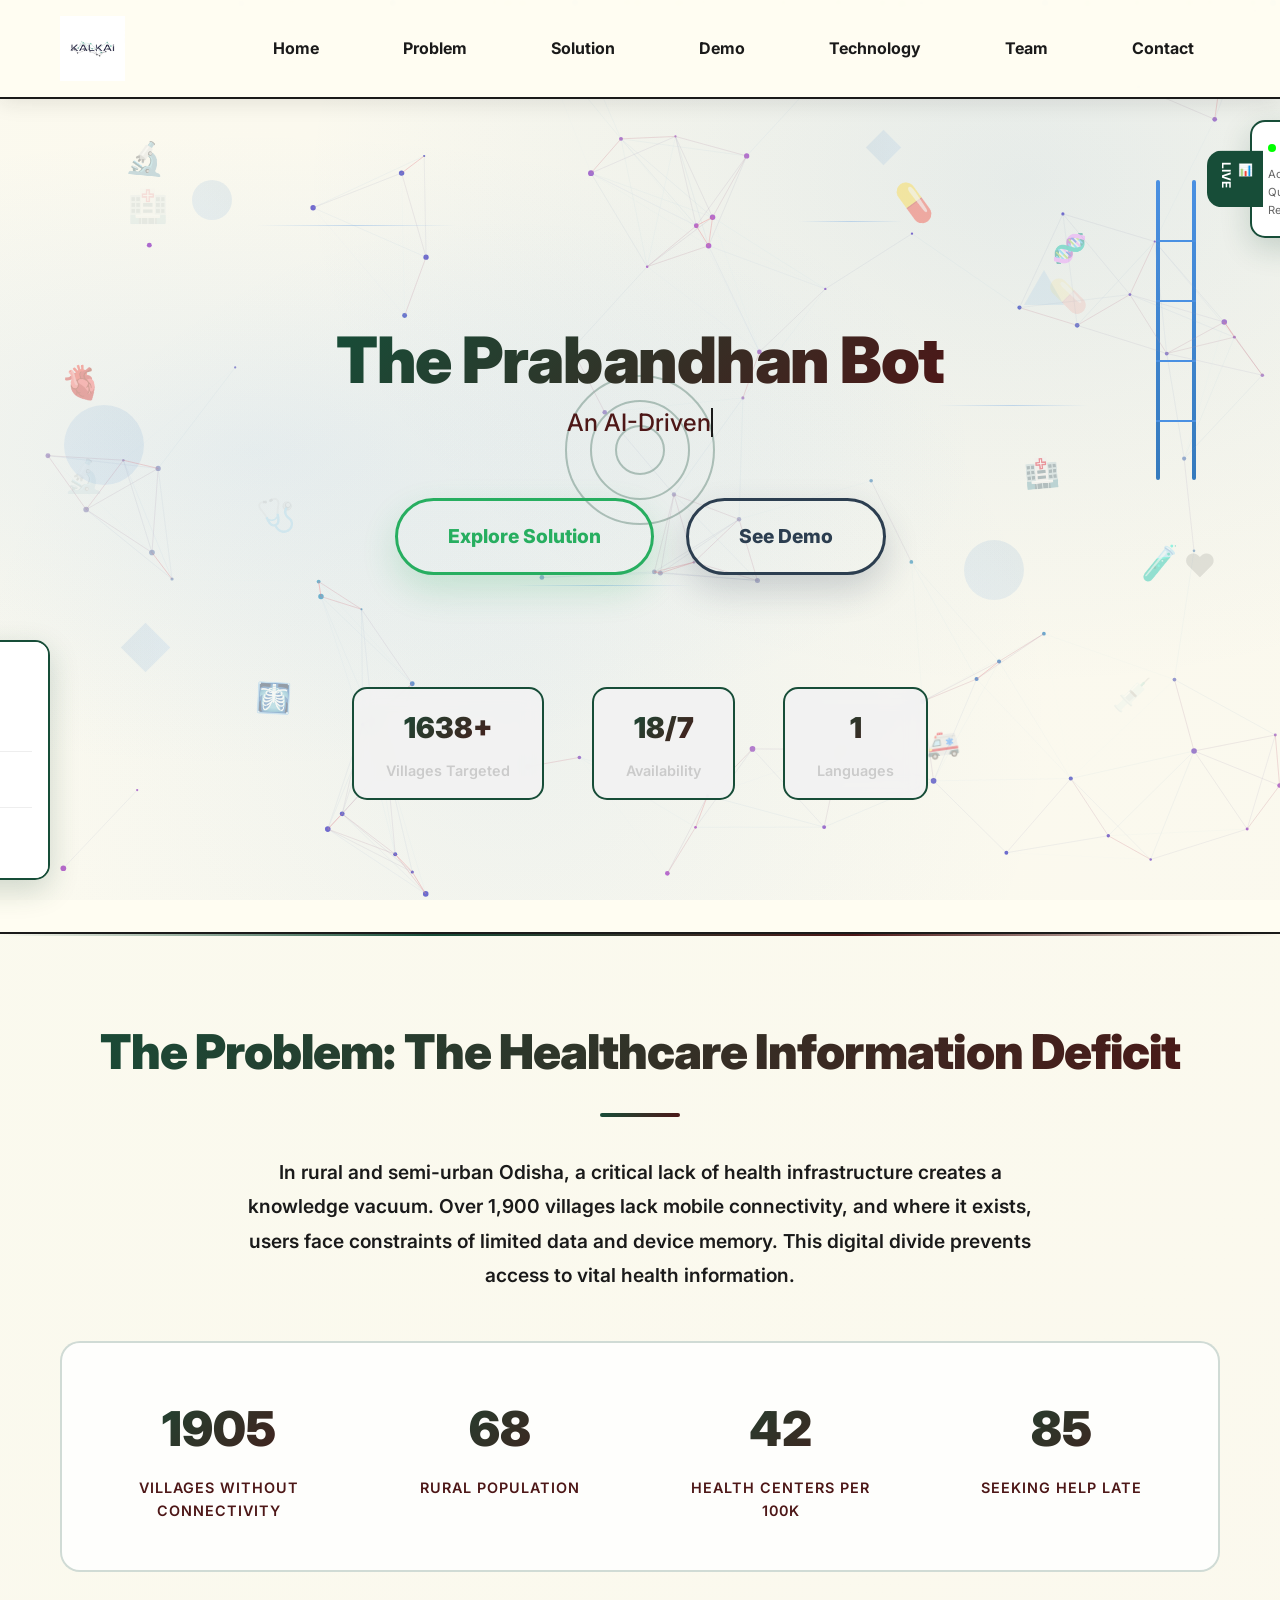
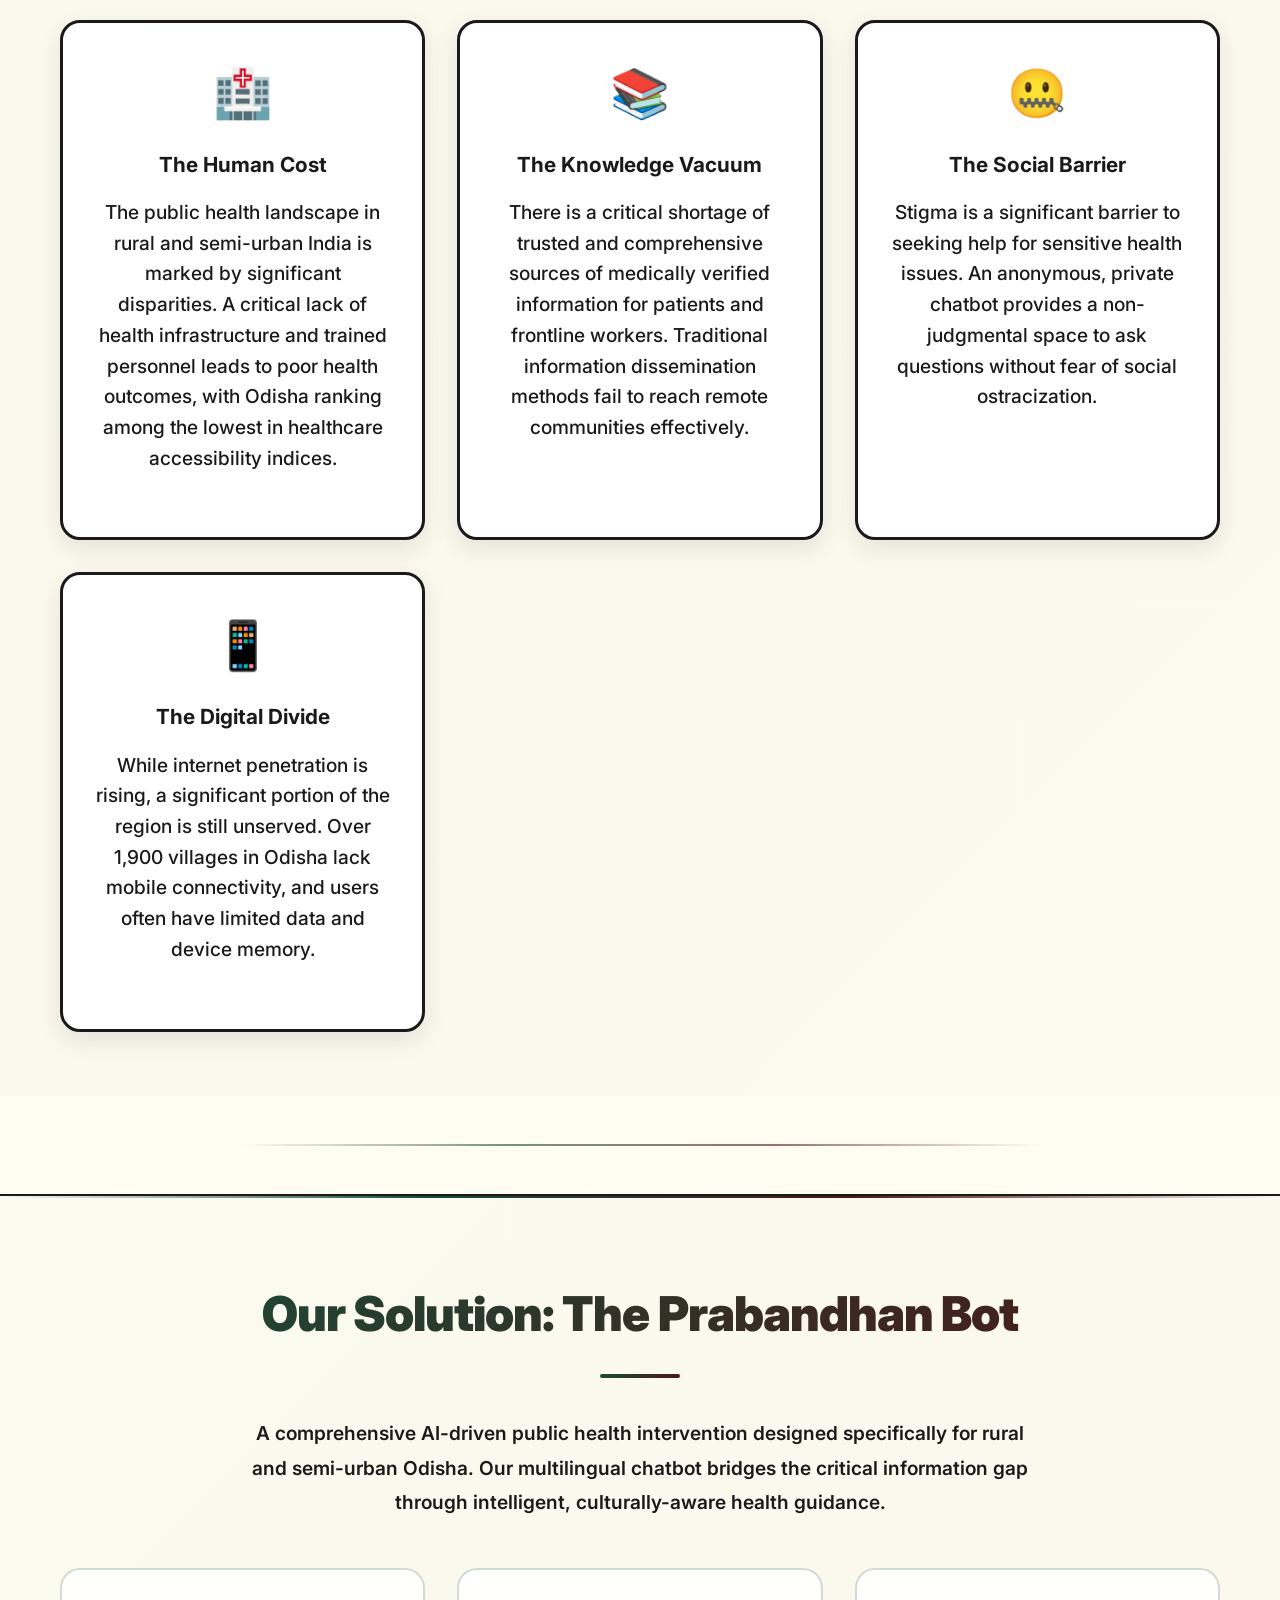
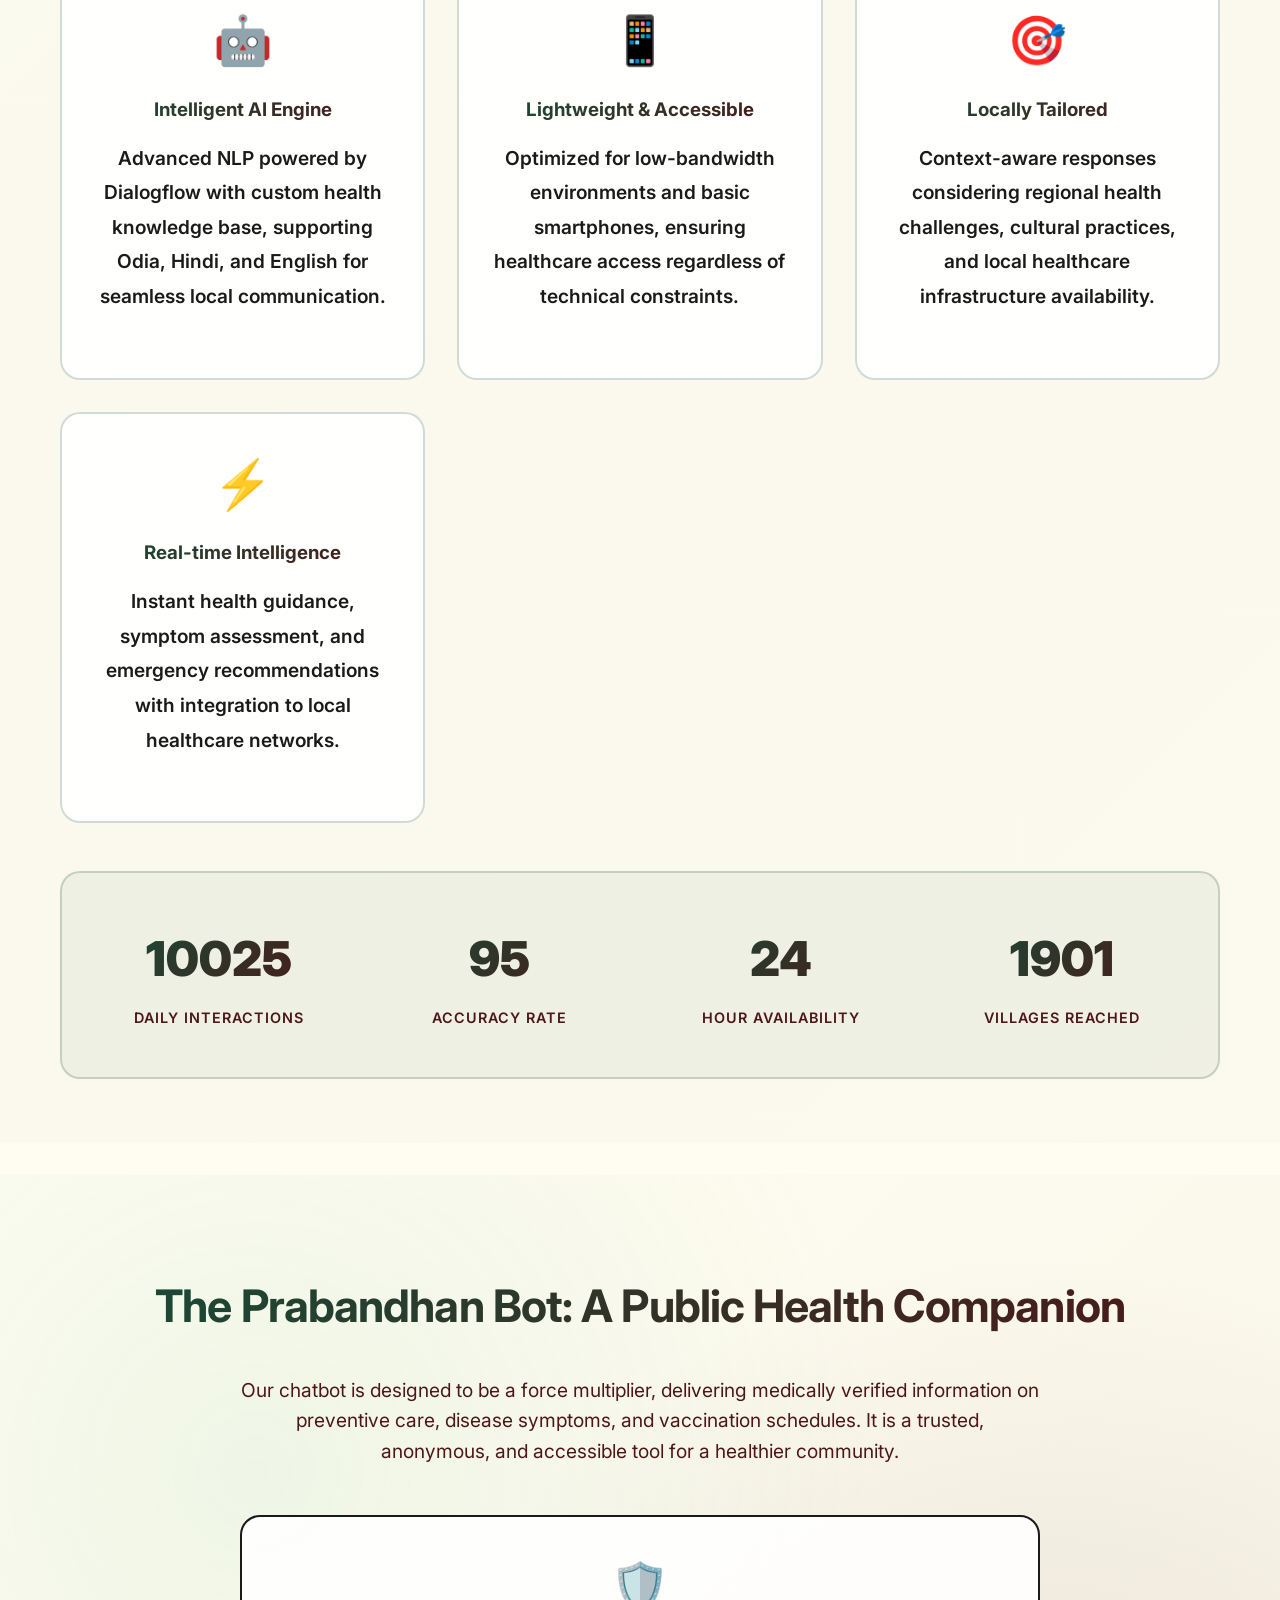
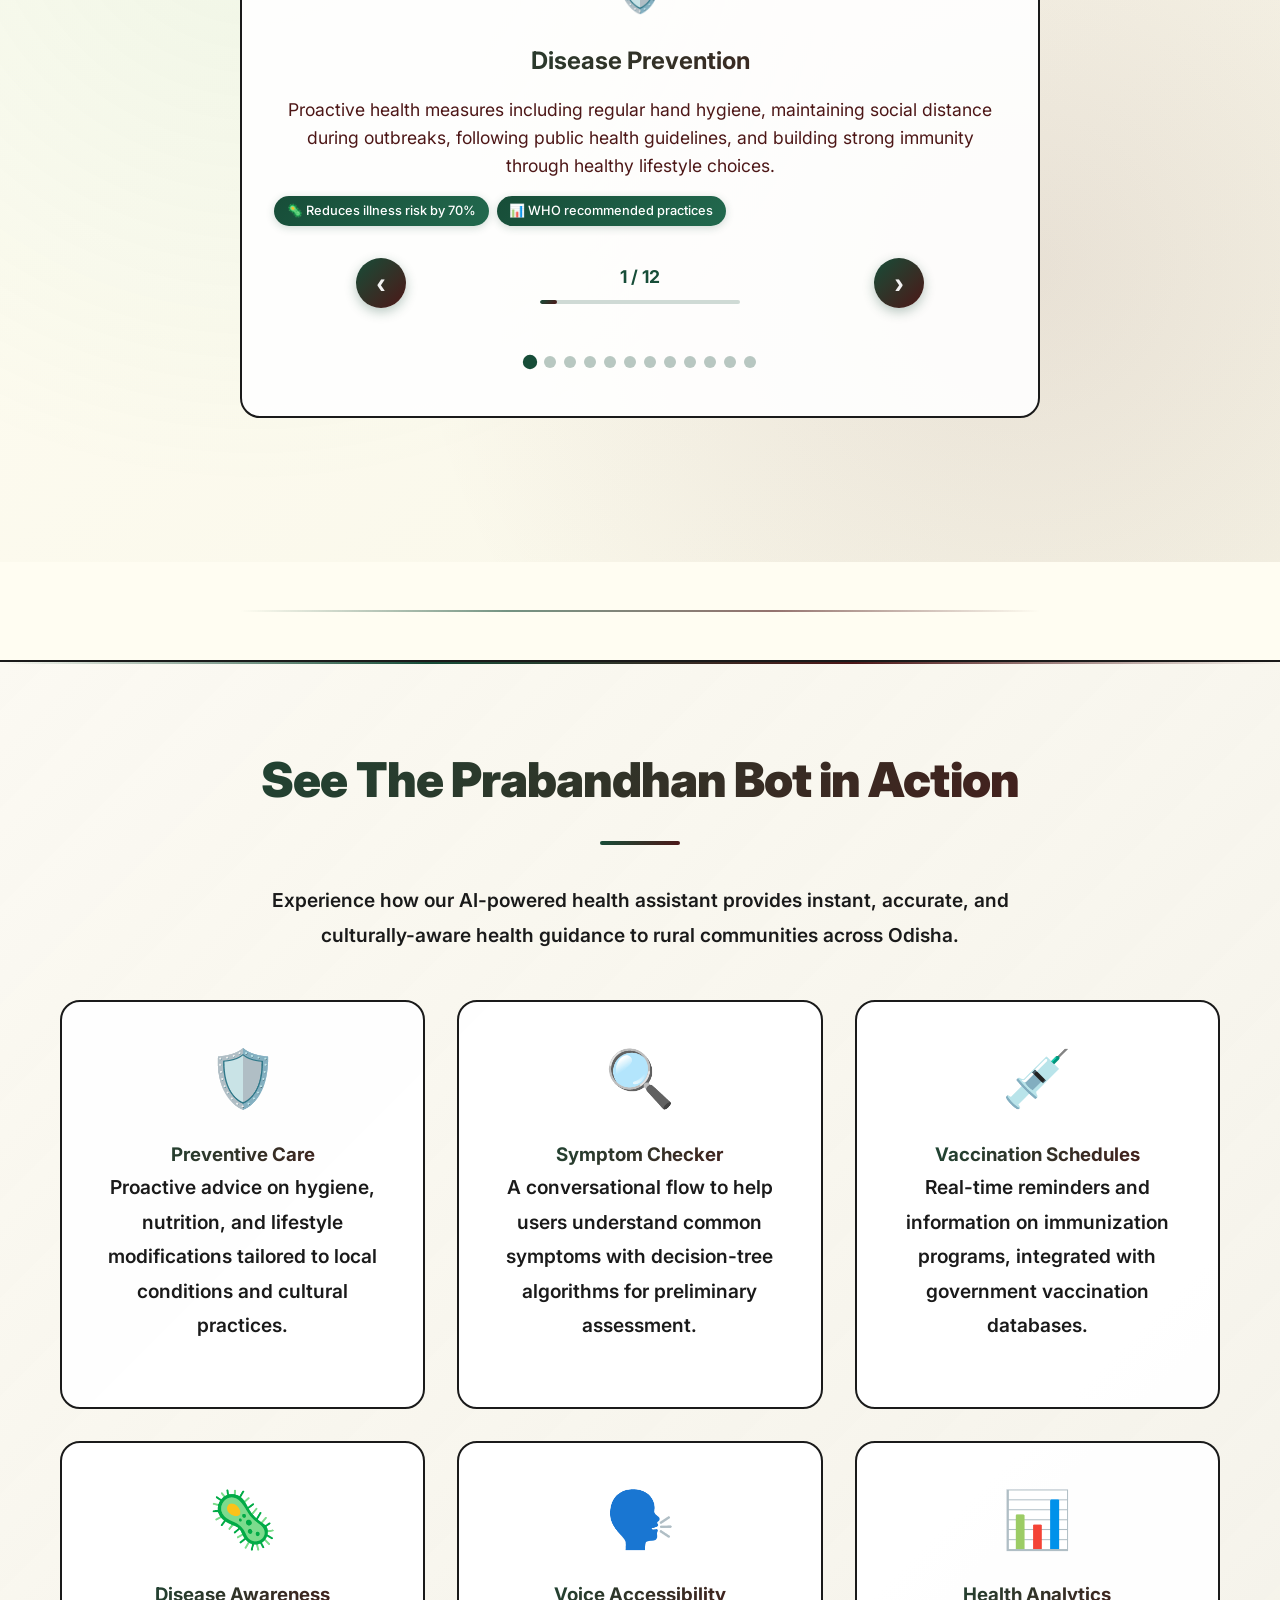
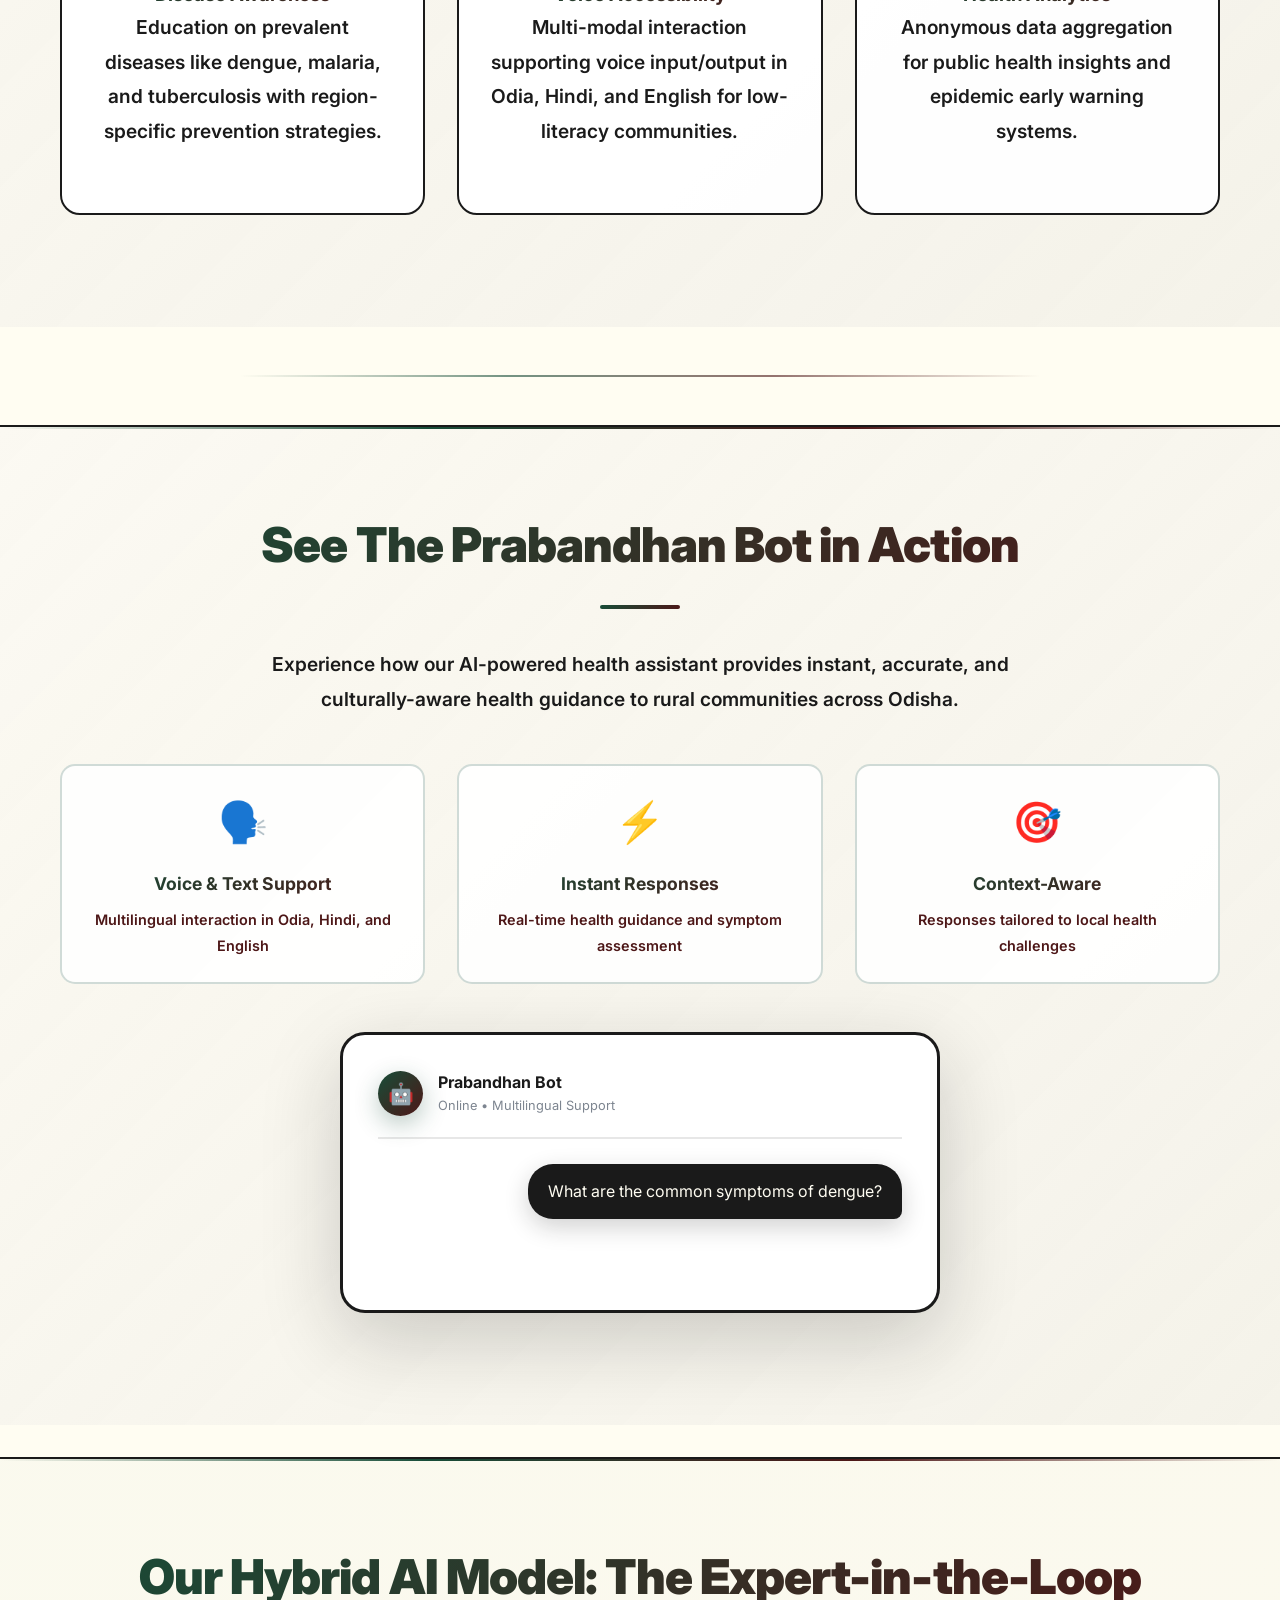
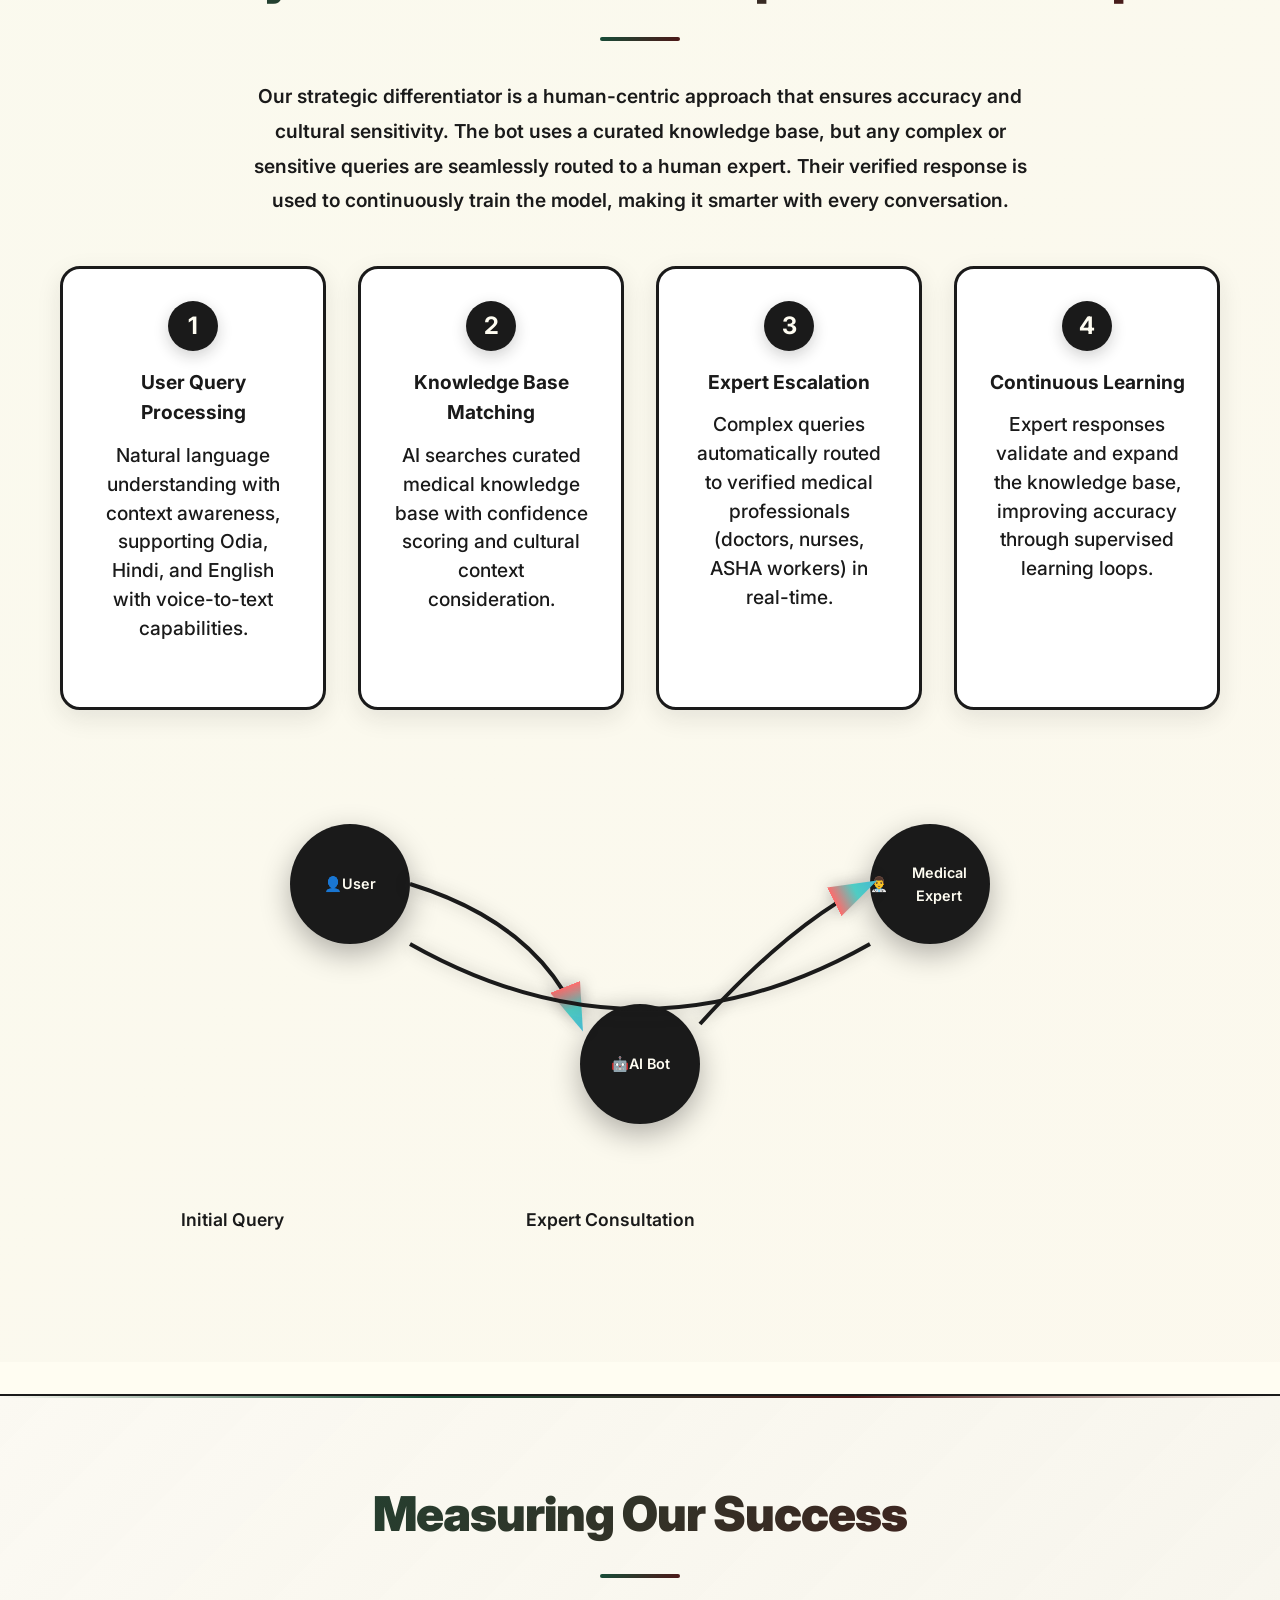
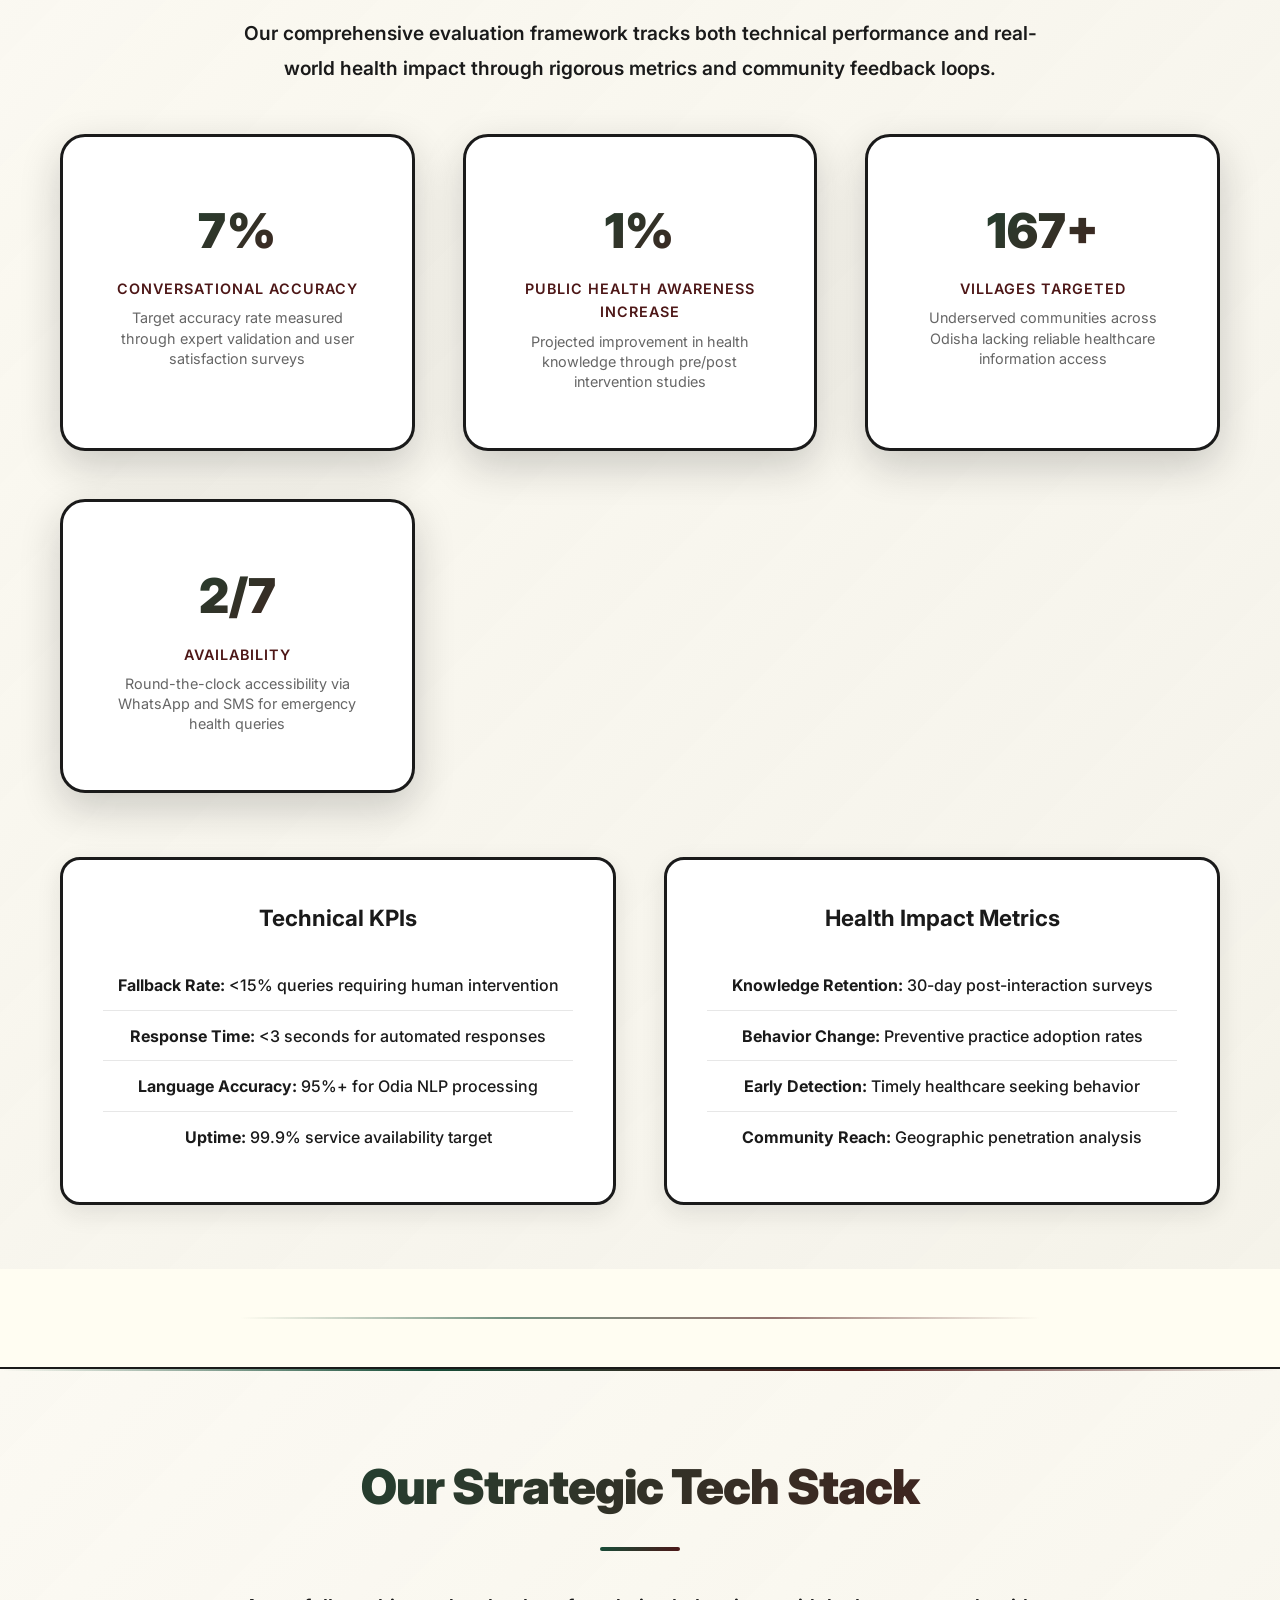
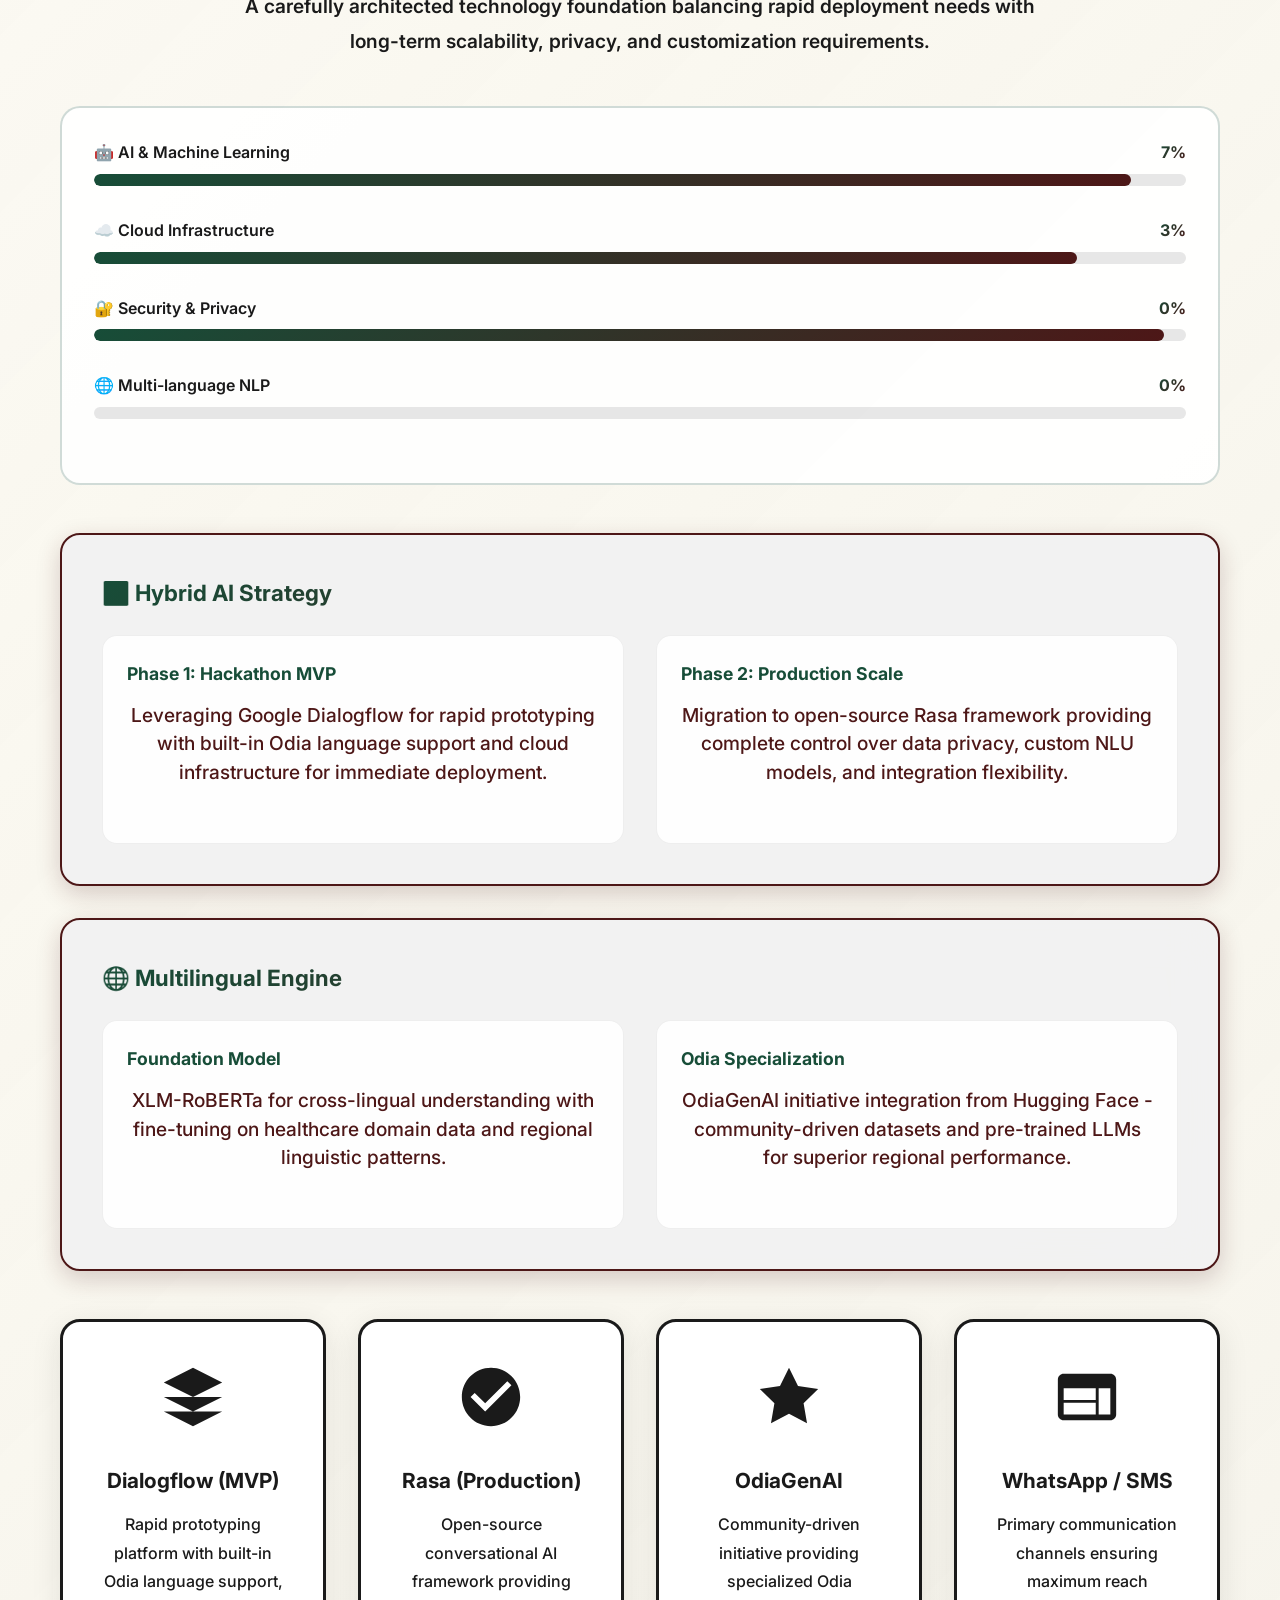
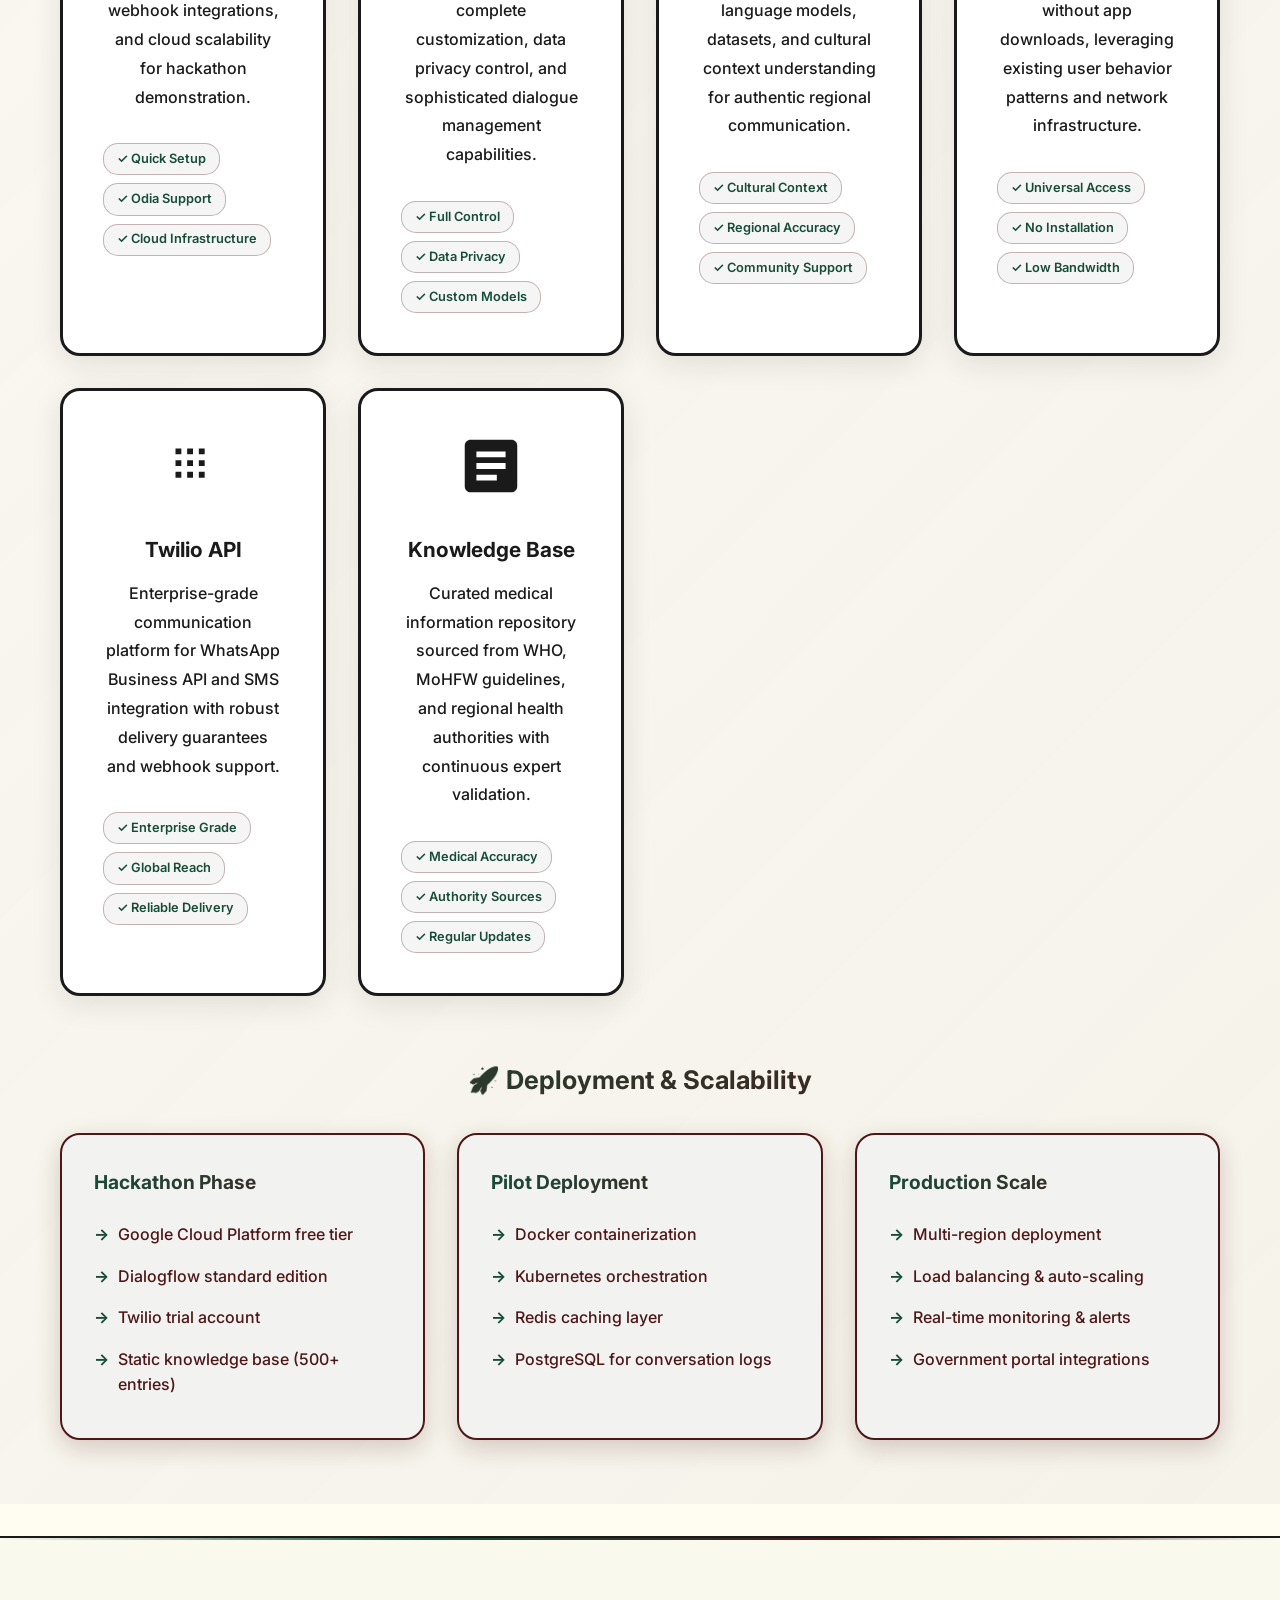
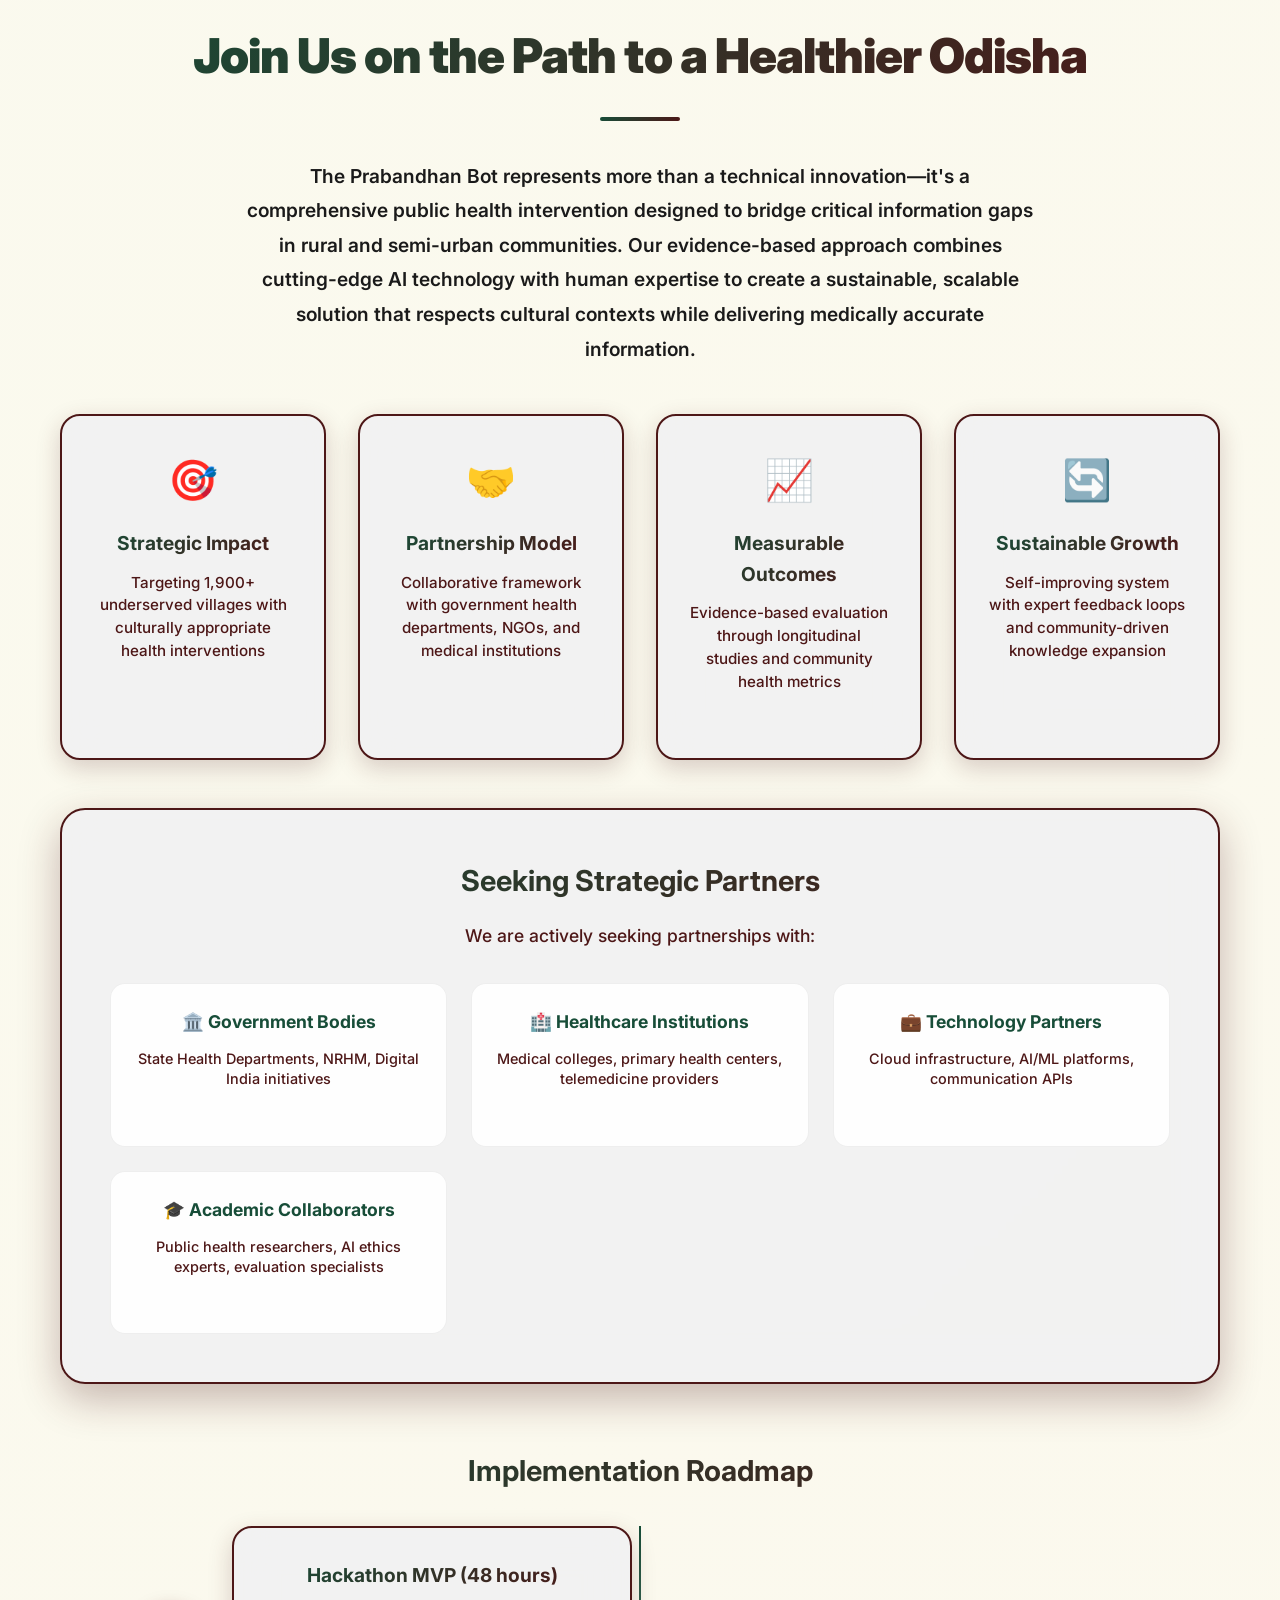
<file: index.html>
<!DOCTYPE html>
<html lang="en">
<head>
    <meta charset="UTF-8">
    <meta name="viewport" content="width=device-width, initial-scale=1.0">
    <title>KALKAI Presents: The Prabandhan Bot - AI-Driven Public Health Chatbot</title>
    <link rel="preconnect" href="https://fonts.googleapis.com">
    <link rel="preconnect" href="https://fonts.gstatic.com" crossorigin>
    <link href="https://fonts.googleapis.com/css2?family=Inter:wght@300;400;500;600;700;800&display=swap" rel="stylesheet">
    
    <style>
        * {
            margin: 0;
            padding: 0;
            box-sizing: border-box;
        }

        html {
            scroll-behavior: smooth;
            overflow-x: hidden;
        }

        body {
            font-family: 'Inter', sans-serif;
            background: #FFFDF2;
            color: #1a1a1a;
            line-height: 1.6;
            overflow-x: hidden;
            position: relative;
            width: 100%;
            max-width: 100%;
        }

        body::before {
            content: '';
            position: fixed;
            top: 0;
            left: 0;
            width: 100%;
            height: 100%;
            background: linear-gradient(135deg, rgba(26, 26, 26, 0.02) 0%, rgba(26, 26, 26, 0.01) 50%, rgba(26, 26, 26, 0.02) 100%);
            z-index: -1;
            pointer-events: none;
        }

        .container {
            max-width: 1200px;
            margin: 0 auto;
            padding: 0 20px;
        }

        /* Header */
        .header {
            position: fixed;
            top: 0;
            left: 0;
            width: 100%;
            background: rgba(255, 253, 242, 0.98);
            backdrop-filter: blur(20px);
            z-index: 1000;
            padding: 1rem 0;
            border-bottom: 2px solid #1a1a1a;
            box-shadow: 0 4px 20px rgba(26, 26, 26, 0.1);
        }

        .header-content {
            display: flex;
            align-items: center;
            justify-content: space-between;
            max-width: 1200px;
            margin: 0 auto;
            padding: 0 20px;
        }

        .logo {
            display: flex;
            align-items: center;
            gap: 1rem;
            cursor: pointer;
            transition: transform 0.3s ease;
            text-decoration: none;
        }

        .logo:hover {
            transform: scale(1.05);
        }

        .logo img {
            height: 65px;
            width: auto;
        }

        .logo-text {
            font-size: 1.8rem;
            font-weight: 700;
            background: linear-gradient(135deg, #174D38, #4D1717);
            -webkit-background-clip: text;
            -webkit-text-fill-color: transparent;
            background-clip: text;
        }

        .nav-links {
            display: flex;
            gap: 2rem;
            list-style: none;
        }

        .nav-links a {
            color: #1a1a1a;
            text-decoration: none;
            font-weight: 700;
            transition: all 0.3s ease;
            padding: 0.8rem 1.5rem;
            border-radius: 8px;
            border: 2px solid transparent;
        }

        .nav-links a:hover {
            background: linear-gradient(135deg, #174D38, #4D1717);
            color: #F2F2F2;
            border: 2px solid #174D38;
            transform: translateY(-2px);
        }

        /* Hero Section */
        .hero {
            height: 100vh;
            position: relative;
            display: flex;
            align-items: center;
            justify-content: center;
            text-align: center;
            overflow: hidden;
            background: #FFFDF2;
            padding-top: 0;
        }

        .hero-canvas {
            position: absolute;
            top: 0;
            left: 0;
            width: 100%;
            height: 100%;
            z-index: 1;
        }

        .hero-content {
            position: relative;
            z-index: 2;
            opacity: 0;
            transform: translateY(30px);
            animation: fadeInUp 2s ease forwards 0.5s;
            text-align: center;
            max-width: 800px;
            margin: 0 auto;
            padding: 0 20px;
            display: flex;
            flex-direction: column;
            align-items: center;
            justify-content: center;
        }

        /* Floating Elements */
        .floating-elements {
            position: absolute;
            top: 0;
            left: 0;
            width: 100%;
            height: 100%;
            z-index: 1;
            pointer-events: none;
        }

        .floating-icon {
            position: absolute;
            font-size: 2rem;
            opacity: 0.1;
            animation: float 6s ease-in-out infinite;
        }

        .floating-icon:nth-child(1) { top: 20%; left: 10%; animation-delay: 0s; }
        .floating-icon:nth-child(2) { top: 30%; right: 15%; animation-delay: 1s; }
        .floating-icon:nth-child(3) { bottom: 40%; left: 20%; animation-delay: 2s; }
        .floating-icon:nth-child(4) { bottom: 20%; right: 10%; animation-delay: 3s; }
        .floating-icon:nth-child(5) { top: 50%; left: 5%; animation-delay: 4s; }
        .floating-icon:nth-child(6) { top: 60%; right: 5%; animation-delay: 5s; }

        @keyframes float {
            0%, 100% { 
                transform: translateY(0px) rotate(0deg);
                opacity: 0.1;
            }
            50% { 
                transform: translateY(-20px) rotate(10deg);
                opacity: 0.3;
            }
        }

        /* Hero Background Gradient Animation */
        .hero::before {
            content: '';
            position: absolute;
            top: 0;
            left: 0;
            right: 0;
            bottom: 0;
            background: linear-gradient(
                45deg,
                rgba(26, 26, 26, 0.02) 0%,
                rgba(26, 26, 26, 0.01) 25%,
                rgba(26, 26, 26, 0.02) 50%,
                rgba(26, 26, 26, 0.01) 75%,
                rgba(26, 26, 26, 0.02) 100%
            );
            background-size: 400% 400%;
            animation: gradientShift 15s ease infinite;
            z-index: 0;
        }

        @keyframes gradientShift {
            0% { background-position: 0% 50%; }
            50% { background-position: 100% 50%; }
            100% { background-position: 0% 50%; }
        }

        /* Interactive Elements */
        .hero-stats {
            position: absolute;
            bottom: 100px;
            left: 50%;
            transform: translateX(-50%);
            display: flex;
            gap: 3rem;
            z-index: 2;
        }

        .hero-stat {
            text-align: center;
            padding: 1rem 2rem;
            background: rgba(242, 242, 242, 0.9);
            border-radius: 15px;
            border: 2px solid #174D38;
            backdrop-filter: blur(10px);
            transition: all 0.3s ease;
            cursor: pointer;
        }

        .hero-stat:hover {
            transform: translateY(-5px);
            box-shadow: 0 10px 30px rgba(23, 77, 56, 0.2);
            border-color: #4D1717;
        }

        .hero-stat-number {
            font-size: 1.8rem;
            font-weight: 900;
            background: linear-gradient(135deg, #174D38, #4D1717);
            -webkit-background-clip: text;
            -webkit-text-fill-color: transparent;
            background-clip: text;
            margin-bottom: 0.5rem;
        }

        .hero-stat-label {
            font-size: 0.9rem;
            color: #CBCBCB;
            font-weight: 600;
        }

        .hero h1 {
            font-size: 4rem;
            font-weight: 900;
            margin-bottom: 0.5rem;
            background: linear-gradient(135deg, #174D38, #4D1717);
            -webkit-background-clip: text;
            -webkit-text-fill-color: transparent;
            background-clip: text;
            text-shadow: none;
            letter-spacing: -0.02em;
            position: relative;
            text-align: center;
            line-height: 1.1;
        }

        .hero h1::before {
            content: '';
            position: absolute;
            top: -10px;
            left: -10px;
            right: -10px;
            bottom: -10px;
            background: linear-gradient(45deg, transparent, rgba(26, 26, 26, 0.05), transparent);
            border-radius: 10px;
            z-index: -1;
            opacity: 0;
            animation: titleGlow 3s ease-in-out infinite;
        }

        @keyframes titleGlow {
            0%, 100% { opacity: 0; transform: scale(1); }
            50% { opacity: 1; transform: scale(1.02); }
        }

        /* Animated Subtitle */
        .hero-subtitle {
            font-size: 1.5rem;
            margin-bottom: 1.5rem;
            color: #4D1717;
            font-weight: 500;
            max-width: 600px;
            margin-left: auto;
            margin-right: auto;
            position: relative;
            overflow: hidden;
            text-align: center;
        }

        .typing-text {
            border-right: 2px solid #1a1a1a;
            animation: blink 1s infinite;
        }

        @keyframes blink {
            0%, 50% { border-color: #1a1a1a; }
            51%, 100% { border-color: transparent; }
        }

        /* Interactive CTA with ripple effect */
        .cta-container {
            position: relative;
            margin-top: 2rem;
            display: flex;
            gap: 2rem;
            justify-content: center;
            align-items: center;
            flex-wrap: wrap;
        }

        .cta-secondary {
            display: inline-block;
            padding: 20px 50px;
            border: 3px solid #2C3E50;
            background: transparent;
            color: #2C3E50;
            text-decoration: none;
            border-radius: 50px;
            font-weight: 800;
            font-size: 1.2rem;
            transition: all 0.4s cubic-bezier(0.175, 0.885, 0.32, 1.275);
            position: relative;
            overflow: hidden;
            box-shadow: 0 15px 35px rgba(44, 62, 80, 0.2);
        }

        .cta-secondary:hover {
            background: #2C3E50;
            color: #FFFFFF;
            transform: translateY(-5px) scale(1.05);
            box-shadow: 0 25px 50px rgba(44, 62, 80, 0.4);
        }

        @keyframes gradientText {
            0% { background-position: 0% 50%; }
            50% { background-position: 100% 50%; }
            100% { background-position: 0% 50%; }
        }

        .hero p {
            font-size: 1.5rem;
            margin-bottom: 2rem;
            color: #2d2d2d;
            font-weight: 500;
            max-width: 600px;
            margin-left: auto;
            margin-right: auto;
        }

        .cta-button {
            display: inline-block;
            background: transparent;
            color: #27AE60;
            padding: 20px 50px;
            border-radius: 50px;
            text-decoration: none;
            font-weight: 800;
            font-size: 1.2rem;
            transition: all 0.4s cubic-bezier(0.175, 0.885, 0.32, 1.275);
            box-shadow: 0 15px 35px rgba(39, 174, 96, 0.2);
            position: relative;
            overflow: hidden;
            border: 3px solid #27AE60;
        }

        .cta-button::before {
            content: '';
            position: absolute;
            top: 0;
            left: -100%;
            width: 100%;
            height: 100%;
            background: linear-gradient(90deg, transparent, rgba(255, 255, 255, 0.3), transparent);
            transition: left 0.5s;
        }

        .cta-button:hover::before {
            left: 100%;
        }

        .cta-button:hover {
            transform: translateY(-5px) scale(1.05);
            background: linear-gradient(135deg, #27AE60, #229954);
            color: #FFFFFF;
            box-shadow: 0 25px 50px rgba(39, 174, 96, 0.4);
            border-color: #229954;
        }

        /* Section Styles */
        .section {
            padding: 100px 0;
            opacity: 0;
            transform: translateY(50px);
            transition: all 0.8s ease;
            background: #FFFDF2;
            border-top: 2px solid #1a1a1a;
        }

        .section.visible {
            opacity: 1;
            transform: translateY(0);
        }

        .section h2 {
            font-size: 3rem;
            font-weight: 900;
            margin-bottom: 2rem;
            background: linear-gradient(135deg, #174D38, #4D1717);
            -webkit-background-clip: text;
            -webkit-text-fill-color: transparent;
            background-clip: text;
            text-align: center;
            position: relative;
            letter-spacing: -0.02em;
        }

        .section h2::after {
            content: '';
            position: absolute;
            bottom: -10px;
            left: 50%;
            transform: translateX(-50%);
            width: 80px;
            height: 4px;
            background: linear-gradient(135deg, #174D38, #4D1717);
            border-radius: 2px;
        }

        .section p {
            font-size: 1.2rem;
            line-height: 1.8;
            max-width: 800px;
            margin: 0 auto 2rem;
            text-align: center;
            color: #1a1a1a;
            font-weight: 600;
        }

        /* Problem Section */
        .problem {
            background: #FFFDF2;
            position: relative;
            border-top: 2px solid #1a1a1a;
        }

        .problem h2 {
            color: #1a1a1a;
        }

        .problem p {
            color: #1a1a1a;
        }

        /* Chatbot Mockup */
        .chatbot-demo {
            background: #FFFFFF;
            border: 3px solid #1a1a1a;
            border-radius: 25px;
            padding: 35px;
            max-width: 600px;
            margin: 3rem auto;
            box-shadow: 0 25px 80px rgba(26, 26, 26, 0.2);
            backdrop-filter: blur(20px);
        }

        .chat-header {
            display: flex;
            align-items: center;
            margin-bottom: 25px;
            padding-bottom: 20px;
            border-bottom: 2px solid rgba(26, 26, 26, 0.1);
        }

        .bot-avatar {
            width: 45px;
            height: 45px;
            background: linear-gradient(135deg, #174D38, #4D1717);
            border-radius: 50%;
            display: flex;
            align-items: center;
            justify-content: center;
            margin-right: 15px;
            font-size: 1.3rem;
            color: #F2F2F2;
            box-shadow: 0 8px 25px rgba(23, 77, 56, 0.3);
            animation: pulse 2s infinite;
        }

        @keyframes pulse {
            0%, 100% { transform: scale(1); }
            50% { transform: scale(1.05); }
        }

        .chat-message {
            margin-bottom: 15px;
            opacity: 0;
            transform: translateY(20px);
        }

        .user-message {
            text-align: right;
        }

        .user-message .message-bubble {
            background: #1a1a1a;
            color: #FFFDF2;
            padding: 15px 20px;
            border-radius: 25px 25px 8px 25px;
            display: inline-block;
            max-width: 80%;
            box-shadow: 0 8px 25px rgba(26, 26, 26, 0.2);
        }

        .bot-message .message-bubble {
            background: #1a1a1a;
            color: #FFFDF2;
            padding: 15px 20px;
            border-radius: 25px 25px 25px 8px;
            display: inline-block;
            max-width: 80%;
            box-shadow: 0 8px 25px rgba(26, 26, 26, 0.2);
            font-weight: 500;
        }

        .typing-indicator {
            display: none;
            color: #7d8590;
            font-style: italic;
        }

        /* Expert Loop Diagram */
        .expert-loop {
            text-align: center;
            margin: 4rem auto;
        }

        .diagram-container {
            position: relative;
            max-width: 800px;
            margin: 0 auto;
            height: 400px;
        }

        .node {
            position: absolute;
            width: 120px;
            height: 120px;
            border-radius: 50%;
            display: flex;
            align-items: center;
            justify-content: center;
            font-weight: 600;
            font-size: 0.9rem;
            text-align: center;
            box-shadow: 0 10px 30px rgba(0, 0, 0, 0.3);
        }

        .user-node {
            background: #1a1a1a;
            color: #FFFDF2;
            top: 50px;
            left: 50px;
            animation: nodeFloat 3s ease-in-out infinite;
        }

        .bot-node {
            background: #1a1a1a;
            color: #FFFDF2;
            bottom: 50px;
            left: 50%;
            transform: translateX(-50%);
            animation: nodeFloat 3s ease-in-out infinite 1s;
        }

        .expert-node {
            background: #1a1a1a;
            color: #FFFDF2;
            top: 50px;
            right: 50px;
            animation: nodeFloat 3s ease-in-out infinite 2s;
        }

        @keyframes nodeFloat {
            0%, 100% { transform: translateY(0) scale(1); }
            50% { transform: translateY(-10px) scale(1.05); }
        }

        .arrow {
            position: absolute;
            stroke: #1a1a1a;
            stroke-width: 4;
            fill: none;
            stroke-dasharray: 0;
            stroke-dashoffset: 0;
            filter: drop-shadow(0 0 8px rgba(26, 26, 26, 0.3));
        }

        /* Statistics Section */
        .stats {
            background: #FFFDF2;
            text-align: center;
            position: relative;
            border-top: 2px solid #1a1a1a;
        }

        .stats h2 {
            color: #1a1a1a;
        }

        .stats p {
            color: #1a1a1a;
        }

        .stats-grid {
            display: grid;
            grid-template-columns: repeat(auto-fit, minmax(300px, 1fr));
            gap: 3rem;
            margin-top: 3rem;
        }

        .stat-item {
            background: #FFFFFF;
            padding: 3.5rem 2.5rem;
            border-radius: 25px;
            border: 3px solid #1a1a1a;
            box-shadow: 0 15px 40px rgba(26, 26, 26, 0.2);
            backdrop-filter: blur(20px);
            transition: all 0.4s cubic-bezier(0.175, 0.885, 0.32, 1.275);
        }

        .stat-item:hover {
            transform: translateY(-10px) scale(1.02);
            border-color: #1a1a1a;
            box-shadow: 0 25px 60px rgba(26, 26, 26, 0.3);
            background: #FFFFFF;
        }

        .stat-number {
            font-size: 4.5rem;
            font-weight: 900;
            color: #1a1a1a;
            margin-bottom: 0.8rem;
        }

        .stat-label {
            font-size: 1.3rem;
            font-weight: 600;
            color: #1a1a1a;
        }

        /* Tech Stack Section */
        .tech-stack {
            background: #FFFDF2;
            border-top: 2px solid #1a1a1a;
        }

        .tech-stack h2 {
            color: #1a1a1a;
        }

        .tech-stack p {
            color: #1a1a1a;
        }

        .tech-grid {
            display: grid;
            grid-template-columns: repeat(auto-fit, minmax(250px, 1fr));
            gap: 2rem;
            margin-top: 3rem;
        }

        .tech-item {
            background: #FFFFFF;
            padding: 2.5rem;
            border-radius: 20px;
            text-align: center;
            border: 3px solid #1a1a1a;
            transition: all 0.4s cubic-bezier(0.175, 0.885, 0.32, 1.275);
            backdrop-filter: blur(20px);
            box-shadow: 0 8px 30px rgba(26, 26, 26, 0.1);
        }

        .tech-item:hover {
            transform: translateY(-8px) scale(1.02);
            border-color: #1a1a1a;
            box-shadow: 0 20px 50px rgba(26, 26, 26, 0.2);
            background: #FFFFFF;
        }

        .tech-icon {
            width: 70px;
            height: 70px;
            margin: 0 auto 1.5rem;
            fill: #1a1a1a;
            transition: all 0.3s ease;
        }

        .tech-item:hover .tech-icon {
            transform: scale(1.1) rotate(5deg);
            fill: #1a1a1a;
        }

        .tech-item h3 {
            font-size: 1.3rem;
            margin-bottom: 0.8rem;
            color: #1a1a1a;
            font-weight: 700;
        }

        .tech-item p {
            font-size: 1rem;
            color: #1a1a1a;
            font-weight: 500;
        }

        /* Final CTA */
        .final-cta {
            background: #FFFDF2;
            text-align: center;
            position: relative;
            border-top: 2px solid #1a1a1a;
        }

        .final-cta h2 {
            color: #1a1a1a;
        }

        .final-cta p {
            color: #1a1a1a;
        }

        /* Problem Grid Styles */
        .problem-grid {
            display: grid;
            grid-template-columns: repeat(auto-fit, minmax(280px, 1fr));
            gap: 2rem;
            margin-top: 3rem;
        }

        .problem-card {
            background: #FFFFFF;
            padding: 2rem;
            border-radius: 20px;
            text-align: center;
            border: 3px solid #1a1a1a;
            backdrop-filter: blur(20px);
            transition: all 0.4s cubic-bezier(0.175, 0.885, 0.32, 1.275);
            box-shadow: 0 8px 25px rgba(26, 26, 26, 0.1);
            position: relative;
            overflow: hidden;
        }

        .problem-card::before {
            content: '';
            position: absolute;
            top: 0;
            left: -100%;
            width: 100%;
            height: 100%;
            background: linear-gradient(90deg, transparent, rgba(23, 77, 56, 0.1), transparent);
            transition: left 0.5s ease;
        }

        .problem-card:hover::before {
            left: 100%;
        }

        .problem-card:hover {
            transform: translateY(-8px);
            border-color: #1a1a1a;
            box-shadow: 0 20px 50px rgba(26, 26, 26, 0.2);
            background: #FFFFFF;
        }

        .problem-icon {
            font-size: 3rem;
            margin-bottom: 1rem;
        }

        .problem-card h3 {
            font-size: 1.3rem;
            margin-bottom: 1rem;
            color: #1a1a1a;
            font-weight: 700;
        }

        .problem-card p {
            color: #1a1a1a;
            line-height: 1.6;
            font-weight: 500;
        }

        /* Features Showcase */
        .features-showcase {
            display: grid;
            grid-template-columns: repeat(auto-fit, minmax(300px, 1fr));
            gap: 2rem;
            margin: 3rem 0;
        }

        .feature-item {
            background: rgba(242, 242, 242, 0.95);
            padding: 2rem;
            border-radius: 20px;
            text-align: center;
            border: 2px solid #4D1717;
            backdrop-filter: blur(20px);
            transition: all 0.4s ease;
            box-shadow: 0 8px 25px rgba(77, 23, 23, 0.2);
        }

        .feature-item:hover {
            transform: translateY(-5px);
            border-color: #CBCBCB;
            box-shadow: 0 15px 40px rgba(77, 23, 23, 0.3);
            background: rgba(255, 255, 255, 0.98);
        }

        .feature-icon {
            font-size: 2.5rem;
            margin-bottom: 1rem;
        }

        .feature-item h3 {
            font-size: 1.2rem;
            margin-bottom: 0.8rem;
            background: linear-gradient(135deg, #174D38, #4D1717);
            -webkit-background-clip: text;
            -webkit-text-fill-color: transparent;
            background-clip: text;
            font-weight: 700;
        }

        .feature-item p {
            color: #4D1717;
            font-size: 0.95rem;
            line-height: 1.5;
            font-weight: 500;
        }

        /* Workflow Steps */
        .workflow-explanation {
            display: grid;
            grid-template-columns: repeat(auto-fit, minmax(250px, 1fr));
            gap: 2rem;
            margin: 3rem 0;
        }

        .workflow-step {
            background: #FFFFFF;
            padding: 2rem;
            border-radius: 20px;
            border: 3px solid #1a1a1a;
            backdrop-filter: blur(20px);
            transition: all 0.4s ease;
            box-shadow: 0 8px 25px rgba(26, 26, 26, 0.1);
            text-align: center;
        }

        .workflow-step:hover {
            transform: translateY(-5px);
            border-color: #1a1a1a;
            box-shadow: 0 15px 40px rgba(26, 26, 26, 0.2);
            background: #FFFFFF;
        }

        .step-number {
            width: 50px;
            height: 50px;
            border-radius: 50%;
            background: #1a1a1a;
            display: flex;
            align-items: center;
            justify-content: center;
            font-size: 1.5rem;
            font-weight: bold;
            color: #FFFDF2;
            margin: 0 auto 1rem auto;
            box-shadow: 0 5px 15px rgba(26, 26, 26, 0.2);
        }

        .workflow-step h3 {
            font-size: 1.2rem;
            margin-bottom: 0.8rem;
            color: #1a1a1a;
            font-weight: 700;
            text-align: center;
        }

        .workflow-step p {
            color: #1a1a1a;
            line-height: 1.5;
            font-weight: 500;
            text-align: center;
        }

        /* Process Labels */
        .process-labels {
            display: flex;
            justify-content: space-around;
            margin-top: 2rem;
        }

        .process-label {
            color: #1a1a1a;
            font-weight: 600;
            font-size: 1.1rem;
            opacity: 0;
            transition: opacity 0.5s ease;
        }

        /* Statistics Enhancements */
        .stat-description {
            font-size: 0.9rem;
            color: #666;
            margin-top: 0.5rem;
            line-height: 1.4;
        }

        .metrics-breakdown {
            display: grid;
            grid-template-columns: repeat(auto-fit, minmax(400px, 1fr));
            gap: 3rem;
            margin-top: 4rem;
        }

        .metric-category {
            background: #FFFFFF;
            padding: 2.5rem;
            border-radius: 20px;
            border: 3px solid #1a1a1a;
            backdrop-filter: blur(20px);
            box-shadow: 0 8px 25px rgba(26, 26, 26, 0.1);
        }

        .metric-category h3 {
            font-size: 1.4rem;
            margin-bottom: 1.5rem;
            color: #1a1a1a;
            font-weight: 700;
        }

        .metric-category ul {
            list-style: none;
            padding: 0;
        }

        .metric-category li {
            padding: 0.8rem 0;
            border-bottom: 1px solid rgba(26, 26, 26, 0.1);
            color: #1a1a1a;
            line-height: 1.5;
            font-weight: 500;
        }

        .metric-category li:last-child {
            border-bottom: none;
        }

        .metric-category strong {
            color: #1a1a1a;
            font-weight: 700;
        }

        /* Architecture Styles */
        .architecture-overview {
            margin: 3rem 0;
        }

        .arch-layer {
            background: rgba(242, 242, 242, 0.95);
            padding: 2.5rem;
            border-radius: 20px;
            border: 2px solid #4D1717;
            backdrop-filter: blur(20px);
            margin-bottom: 2rem;
            box-shadow: 0 8px 25px rgba(77, 23, 23, 0.2);
        }

        .arch-layer h3 {
            font-size: 1.4rem;
            margin-bottom: 1.5rem;
            background: linear-gradient(135deg, #174D38, #4D1717);
            -webkit-background-clip: text;
            -webkit-text-fill-color: transparent;
            background-clip: text;
            font-weight: 700;
        }

        .arch-content {
            display: grid;
            grid-template-columns: repeat(auto-fit, minmax(300px, 1fr));
            gap: 2rem;
        }

        .arch-phase, .arch-component {
            background: rgba(255, 255, 255, 0.9);
            padding: 1.5rem;
            border-radius: 15px;
            border: 1px solid rgba(203, 203, 203, 0.3);
        }

        .arch-phase h4, .arch-component h4 {
            font-size: 1.1rem;
            margin-bottom: 0.8rem;
            color: #174D38;
            font-weight: 700;
        }

        .arch-phase p, .arch-component p {
            color: #4D1717;
            line-height: 1.5;
            font-weight: 500;
        }

        /* Tech Features */
        .tech-features {
            display: flex;
            flex-wrap: wrap;
            gap: 0.5rem;
            margin-top: 1rem;
        }

        .tech-features span {
            background: rgba(203, 203, 203, 0.2);
            color: #174D38;
            padding: 0.3rem 0.8rem;
            border-radius: 15px;
            font-size: 0.8rem;
            border: 1px solid rgba(77, 23, 23, 0.3);
            font-weight: 600;
        }

        /* Deployment Strategy */
        .deployment-strategy {
            margin-top: 4rem;
        }

        .deployment-strategy h3 {
            font-size: 1.6rem;
            margin-bottom: 2rem;
            text-align: center;
            background: linear-gradient(135deg, #174D38, #4D1717);
            -webkit-background-clip: text;
            -webkit-text-fill-color: transparent;
            background-clip: text;
            font-weight: 700;
        }

        .deployment-grid {
            display: grid;
            grid-template-columns: repeat(auto-fit, minmax(300px, 1fr));
            gap: 2rem;
        }

        .deployment-phase {
            background: rgba(242, 242, 242, 0.95);
            padding: 2rem;
            border-radius: 20px;
            border: 2px solid #4D1717;
            backdrop-filter: blur(20px);
            box-shadow: 0 8px 25px rgba(77, 23, 23, 0.2);
        }

        .deployment-phase h4 {
            font-size: 1.2rem;
            margin-bottom: 1rem;
            background: linear-gradient(135deg, #174D38, #4D1717);
            -webkit-background-clip: text;
            -webkit-text-fill-color: transparent;
            background-clip: text;
            font-weight: 700;
        }

        .deployment-phase ul {
            list-style: none;
            padding: 0;
        }

        .deployment-phase li {
            padding: 0.5rem 0;
            color: #4D1717;
            position: relative;
            padding-left: 1.5rem;
            font-weight: 500;
        }

        .deployment-phase li::before {
            content: '→';
            position: absolute;
            left: 0;
            color: #174D38;
            font-weight: bold;
        }

        /* CTA Highlights */
        .cta-highlights {
            display: grid;
            grid-template-columns: repeat(auto-fit, minmax(250px, 1fr));
            gap: 2rem;
            margin: 3rem 0;
        }

        .highlight-item {
            background: rgba(242, 242, 242, 0.95);
            padding: 2rem;
            border-radius: 20px;
            text-align: center;
            border: 2px solid #4D1717;
            backdrop-filter: blur(20px);
            transition: all 0.4s ease;
            box-shadow: 0 8px 25px rgba(77, 23, 23, 0.2);
        }

        .highlight-item:hover {
            transform: translateY(-5px);
            border-color: #CBCBCB;
            box-shadow: 0 15px 40px rgba(77, 23, 23, 0.3);
            background: rgba(255, 255, 255, 0.98);
        }

        .highlight-icon {
            font-size: 2.5rem;
            margin-bottom: 1rem;
        }

        .highlight-item h3 {
            font-size: 1.2rem;
            margin-bottom: 0.8rem;
            background: linear-gradient(135deg, #174D38, #4D1717);
            -webkit-background-clip: text;
            -webkit-text-fill-color: transparent;
            background-clip: text;
            font-weight: 700;
        }

        .highlight-item p {
            color: #4D1717;
            font-size: 0.95rem;
            line-height: 1.5;
            font-weight: 500;
        }

        /* Partnership Section */
        .partnership-call {
            background: rgba(242, 242, 242, 0.95);
            padding: 3rem;
            border-radius: 25px;
            border: 2px solid #4D1717;
            backdrop-filter: blur(20px);
            margin: 3rem 0;
            text-align: center;
            box-shadow: 0 15px 40px rgba(77, 23, 23, 0.3);
        }

        .partnership-call h3 {
            font-size: 1.8rem;
            margin-bottom: 1rem;
            background: linear-gradient(135deg, #174D38, #4D1717);
            -webkit-background-clip: text;
            -webkit-text-fill-color: transparent;
            background-clip: text;
            font-weight: 700;
        }

        .partnership-call > p {
            font-size: 1.1rem;
            margin-bottom: 2rem;
            color: #4D1717;
            font-weight: 500;
        }

        .partner-categories {
            display: grid;
            grid-template-columns: repeat(auto-fit, minmax(250px, 1fr));
            gap: 1.5rem;
            margin-top: 2rem;
        }

        .partner-cat {
            background: rgba(255, 255, 255, 0.9);
            padding: 1.5rem;
            border-radius: 15px;
            border: 1px solid rgba(203, 203, 203, 0.3);
        }

        .partner-cat h4 {
            font-size: 1.1rem;
            margin-bottom: 0.8rem;
            color: #174D38;
            font-weight: 700;
        }

        .partner-cat p {
            color: #4D1717;
            font-size: 0.9rem;
            line-height: 1.4;
            font-weight: 500;
        }

        /* Timeline Styles */
        .roadmap-timeline {
            margin: 4rem 0;
        }

        .roadmap-timeline h3 {
            font-size: 1.8rem;
            margin-bottom: 2rem;
            text-align: center;
            background: linear-gradient(135deg, #174D38, #4D1717);
            -webkit-background-clip: text;
            -webkit-text-fill-color: transparent;
            background-clip: text;
            font-weight: 700;
        }

        .timeline {
            position: relative;
            max-width: 1000px;
            margin: 0 auto;
        }

        .timeline::before {
            content: '';
            position: absolute;
            left: 50%;
            top: 0;
            bottom: 0;
            width: 2px;
            background: linear-gradient(180deg, #174D38, #CBCBCB, #4D1717);
            transform: translateX(-50%);
        }

        .timeline-item {
            position: relative;
            margin-bottom: 3rem;
            display: flex;
            align-items: center;
        }

        .timeline-item:nth-child(odd) {
            flex-direction: row;
        }

        .timeline-item:nth-child(even) {
            flex-direction: row-reverse;
        }

        .timeline-marker {
            width: 60px;
            height: 60px;
            border-radius: 50%;
            background: linear-gradient(135deg, #174D38, #4D1717);
            display: flex;
            align-items: center;
            justify-content: center;
            font-size: 1.5rem;
            font-weight: bold;
            color: #F2F2F2;
            position: relative;
            z-index: 2;
            box-shadow: 0 0 20px rgba(77, 23, 23, 0.4);
        }

        .timeline-content {
            background: rgba(242, 242, 242, 0.95);
            padding: 2rem;
            border-radius: 20px;
            border: 2px solid #4D1717;
            backdrop-filter: blur(20px);
            flex: 1;
            margin: 0 2rem;
            max-width: 400px;
            box-shadow: 0 8px 25px rgba(77, 23, 23, 0.2);
        }

        .timeline-content h4 {
            font-size: 1.2rem;
            margin-bottom: 0.8rem;
            background: linear-gradient(135deg, #174D38, #4D1717);
            -webkit-background-clip: text;
            -webkit-text-fill-color: transparent;
            background-clip: text;
            font-weight: 700;
        }

        .timeline-content p {
            color: #4D1717;
            line-height: 1.5;
            font-weight: 500;
        }

        /* Live Data Indicators */
        .live-indicator {
            position: fixed;
            top: 120px;
            right: -170px;
            background: rgba(255, 255, 255, 0.98);
            border: 2px solid #174D38;
            border-radius: 15px;
            padding: 1rem;
            z-index: 99999;
            min-width: 200px;
            backdrop-filter: blur(10px);
            box-shadow: 0 10px 30px rgba(23, 77, 56, 0.2);
            transition: right 0.3s ease;
            cursor: pointer;
        }

        .live-indicator:hover {
            right: 10px;
        }

        .live-indicator.show {
            right: -170px;
        }

        /* Add a visible tab/hint */
        .live-indicator::before {
            content: '📊 LIVE';
            position: absolute;
            left: -45px;
            top: 50%;
            transform: translateY(-50%);
            background: #174D38;
            color: white;
            border: 2px solid #174D38;
            border-right: none;
            border-radius: 15px 0 0 15px;
            padding: 10px 8px;
            font-size: 12px;
            font-weight: bold;
            transition: all 0.3s ease;
            writing-mode: vertical-rl;
            text-orientation: mixed;
        }

        .live-indicator:hover::before {
            background: #4D1717;
            border-color: #4D1717;
        }

        .live-status {
            display: flex;
            align-items: center;
            gap: 0.5rem;
            margin-bottom: 0.5rem;
        }

        .status-dot {
            width: 8px;
            height: 8px;
            border-radius: 50%;
            background: #00ff00;
            animation: pulse 2s infinite;
        }

        .status-text {
            font-size: 0.8rem;
            font-weight: 600;
            color: #1a1a1a;
        }

        .live-metrics {
            font-size: 0.7rem;
            color: #666;
        }

        /* Health Companion Section */
        .health-companion {
            background: linear-gradient(135deg, #FFFDF2 0%, #F8F6E8 100%);
            padding: 6rem 0;
            position: relative;
            overflow: hidden;
        }

        .health-companion::before {
            content: '';
            position: absolute;
            top: 0;
            left: 0;
            width: 100%;
            height: 100%;
            background: 
                radial-gradient(circle at 20% 30%, rgba(116, 200, 147, 0.1) 0%, transparent 50%),
                radial-gradient(circle at 80% 70%, rgba(77, 23, 23, 0.1) 0%, transparent 50%);
            z-index: 1;
        }

        .health-companion .container {
            position: relative;
            z-index: 2;
        }

        .health-companion h2 {
            text-align: center;
            font-size: 2.8rem;
            background: linear-gradient(135deg, #174D38, #4D1717);
            -webkit-background-clip: text;
            -webkit-text-fill-color: transparent;
            background-clip: text;
            margin-bottom: 2rem;
            font-weight: 700;
            letter-spacing: -0.02em;
        }

        /* Interactive Health Tips Carousel */
        .health-tips-carousel {
            position: relative;
            background: rgba(255, 255, 255, 0.9);
            border: 2px solid #1a1a1a;
            border-radius: 20px;
            padding: 2rem;
            margin: 3rem auto;
            max-width: 800px;
            overflow: hidden;
            min-height: 350px;
        }

        .health-tip {
            display: none;
            text-align: center;
            animation: fadeInUp 0.6s ease;
        }

        .health-tip.active {
            display: block;
        }

        .health-tip-icon {
            font-size: 3rem;
            margin-bottom: 1rem;
        }

        .health-tip h3 {
            font-size: 1.5rem;
            background: linear-gradient(135deg, #174D38, #4D1717);
            -webkit-background-clip: text;
            -webkit-text-fill-color: transparent;
            background-clip: text;
            font-weight: 700;
            margin-bottom: 1rem;
        }

        .health-tip p {
            color: #4D1717;
            font-size: 1.1rem;
            line-height: 1.6;
        }

        .health-tip-stats {
            display: flex;
            flex-wrap: wrap;
            gap: 0.5rem;
            margin-top: 1rem;
        }

        .health-tip-stats .stat {
            background: linear-gradient(135deg, #174D38, #22694E);
            color: white;
            padding: 0.3rem 0.8rem;
            border-radius: 20px;
            font-size: 0.8rem;
            font-weight: 500;
            white-space: nowrap;
            box-shadow: 0 2px 8px rgba(23, 77, 56, 0.2);
            transition: transform 0.3s ease;
        }

        .health-tip-stats .stat:hover {
            transform: translateY(-2px);
            box-shadow: 0 4px 12px rgba(23, 77, 56, 0.3);
        }

        /* Health Categories */
        .health-categories {
            margin-bottom: 2rem;
            text-align: center;
        }

        .health-categories h4 {
            color: #174D38;
            margin-bottom: 1rem;
            font-size: 1.1rem;
            font-weight: 600;
        }

        .category-tabs {
            display: flex;
            flex-wrap: wrap;
            justify-content: center;
            gap: 0.5rem;
            margin-bottom: 1rem;
        }

        .category-tab {
            padding: 0.5rem 1rem;
            border: 2px solid #174D38;
            background: transparent;
            color: #174D38;
            border-radius: 25px;
            font-weight: 500;
            cursor: pointer;
            transition: all 0.3s ease;
            font-size: 0.9rem;
        }

        .category-tab:hover, .category-tab.active {
            background: #174D38;
            color: white;
            transform: translateY(-2px);
            box-shadow: 0 4px 12px rgba(23, 77, 56, 0.3);
        }

        /* Carousel Navigation */
        .carousel-btn {
            background: linear-gradient(135deg, #174D38, #4D1717);
            color: #F2F2F2;
            border: none;
            width: 50px;
            height: 50px;
            border-radius: 50%;
            display: flex;
            align-items: center;
            justify-content: center;
            cursor: pointer;
            font-size: 1.8rem;
            font-weight: bold;
            transition: all 0.3s ease;
            box-shadow: 0 4px 12px rgba(23, 77, 56, 0.3);
            flex-shrink: 0;
        }

        .carousel-btn:hover {
            transform: translateY(-2px);
            box-shadow: 0 6px 16px rgba(23, 77, 56, 0.4);
        }

        .carousel-btn:active {
            transform: translateY(0);
        }

        /* Carousel Controls Layout */
        .carousel-controls {
            display: flex;
            justify-content: space-between;
            align-items: center;
            margin: 2rem auto;
            max-width: 600px;
            padding: 0 1rem;
            gap: 2rem;
        }

        .carousel-info {
            display: flex;
            flex-direction: column;
            align-items: center;
            gap: 0.5rem;
            flex: 1;
        }

        .tip-counter {
            color: #174D38;
            font-weight: 700;
            font-size: 1.1rem;
            text-align: center;
        }

        .progress-bar {
            width: 100%;
            max-width: 200px;
            height: 4px;
            background: rgba(23, 77, 56, 0.2);
            border-radius: 2px;
            overflow: hidden;
        }

        .progress-fill {
            height: 100%;
            background: linear-gradient(135deg, #174D38, #4D1717);
            border-radius: 2px;
            transition: width 0.3s ease;
            width: 8.33%; /* 1/12 = 8.33% for first tip */
        }

        /* Dots Navigation */
        .carousel-dots {
            display: flex;
            justify-content: center;
            align-items: center;
            gap: 0.5rem;
            margin: 1.5rem auto 0;
            padding: 1rem 0;
        }

        .dot {
            width: 12px;
            height: 12px;
            border-radius: 50%;
            background: rgba(23, 77, 56, 0.3);
            cursor: pointer;
            transition: all 0.3s ease;
        }

        .dot.active {
            background: #174D38;
            transform: scale(1.2);
        }

        .dot:hover {
            background: #4D1717;
            transform: scale(1.1);
        }

        /* Topic Buttons */
        .health-topic-buttons {
            display: grid;
            grid-template-columns: repeat(auto-fit, minmax(120px, 1fr));
            gap: 1rem;
            margin-top: 2rem;
            padding-top: 2rem;
            border-top: 2px solid rgba(23, 77, 56, 0.2);
        }

        .topic-btn {
            display: flex;
            flex-direction: column;
            align-items: center;
            gap: 0.5rem;
            padding: 1rem 0.5rem;
            background: rgba(255, 255, 255, 0.8);
            border: 2px solid rgba(23, 77, 56, 0.2);
            border-radius: 15px;
            cursor: pointer;
            transition: all 0.3s ease;
            font-family: 'Inter', sans-serif;
        }

        .topic-btn:hover {
            background: rgba(23, 77, 56, 0.1);
            border-color: #174D38;
            transform: translateY(-3px);
            box-shadow: 0 8px 20px rgba(23, 77, 56, 0.2);
        }

        .topic-btn.active {
            background: linear-gradient(135deg, #174D38, #4D1717);
            border-color: #174D38;
            color: #F2F2F2;
            transform: translateY(-2px);
            box-shadow: 0 6px 16px rgba(23, 77, 56, 0.3);
        }

        .topic-icon {
            font-size: 2rem;
            display: block;
        }

        .topic-label {
            font-size: 0.9rem;
            font-weight: 600;
            text-align: center;
        }

        .topic-btn.active .topic-label {
            color: #F2F2F2;
        }

        /* Animation */
        @keyframes fadeInUp {
            from {
                opacity: 0;
                transform: translateY(20px);
            }
            to {
                opacity: 1;
                transform: translateY(0);
            }
        }

        .carousel-dot {
            width: 10px;
            height: 10px;
            border-radius: 50%;
            background: #ccc;
            cursor: pointer;
            transition: all 0.3s ease;
        }

        .carousel-dot.active {
            background: #1a1a1a;
            transform: scale(1.3);
        }

        /* Interactive Feature Cards */
        .interactive-features {
            display: grid;
            grid-template-columns: repeat(auto-fit, minmax(280px, 1fr));
            gap: 2rem;
            margin: 3rem 0;
        }

        .feature-card {
            background: rgba(255, 255, 255, 0.95);
            border: 2px solid #1a1a1a;
            border-radius: 20px;
            padding: 2rem;
            text-align: center;
            cursor: pointer;
            transition: all 0.4s cubic-bezier(0.175, 0.885, 0.32, 1.275);
            position: relative;
            overflow: hidden;
        }

        .feature-card::before {
            content: '';
            position: absolute;
            top: 0;
            left: -100%;
            width: 100%;
            height: 100%;
            background: linear-gradient(90deg, transparent, rgba(26, 26, 26, 0.05), transparent);
            transition: left 0.6s;
        }

        .feature-card:hover::before {
            left: 100%;
        }

        .feature-card:hover {
            transform: translateY(-10px) rotateY(5deg);
            box-shadow: 0 20px 40px rgba(26, 26, 26, 0.15);
            border-color: #1a1a1a;
        }

        .feature-card-icon {
            font-size: 3.5rem;
            margin-bottom: 1rem;
            display: block;
            transition: transform 0.3s ease;
        }

        .feature-card:hover .feature-card-icon {
            transform: scale(1.2) rotate(10deg);
        }

        /* Additional Animated Elements */
        .hero-particles {
            position: absolute;
            top: 0;
            left: 0;
            width: 100%;
            height: 100%;
            pointer-events: none;
            overflow: hidden;
        }

        .particle {
            position: absolute;
            background: radial-gradient(circle, rgba(23, 77, 56, 0.3), rgba(77, 23, 23, 0.2));
            border-radius: 50%;
            pointer-events: none;
            animation: floatParticle 20s infinite linear;
        }

        @keyframes floatParticle {
            0% { 
                transform: translateY(100vh) rotate(0deg);
                opacity: 0;
            }
            10% { opacity: 1; }
            90% { opacity: 1; }
            100% { 
                transform: translateY(-100px) rotate(360deg);
                opacity: 0;
            }
        }

        /* Enhanced Background Animation */
        .animated-bg {
            position: absolute;
            top: 0;
            left: 0;
            width: 100%;
            height: 100%;
            background: 
                radial-gradient(ellipse at 20% 50%, rgba(74, 144, 226, 0.1) 0%, transparent 50%),
                radial-gradient(ellipse at 80% 20%, rgba(53, 122, 189, 0.1) 0%, transparent 50%),
                radial-gradient(ellipse at 40% 80%, rgba(74, 144, 226, 0.08) 0%, transparent 50%);
            animation: backgroundPulse 8s ease-in-out infinite;
            pointer-events: none;
        }

        @keyframes backgroundPulse {
            0%, 100% { opacity: 0.3; transform: scale(1); }
            50% { opacity: 0.6; transform: scale(1.1); }
        }

        /* Floating Geometric Shapes */
        .geometric-shapes {
            position: absolute;
            width: 100%;
            height: 100%;
            pointer-events: none;
            overflow: hidden;
        }

        .shape {
            position: absolute;
            opacity: 0.1;
            animation: floatShape 15s ease-in-out infinite;
        }

        .shape-circle {
            border-radius: 50%;
            background: linear-gradient(45deg, #4A90E2, #357ABD);
        }

        .shape-triangle {
            width: 0;
            height: 0;
            border-left: 20px solid transparent;
            border-right: 20px solid transparent;
            border-bottom: 35px solid #4A90E2;
        }

        .shape-square {
            background: linear-gradient(45deg, #357ABD, #4A90E2);
            transform: rotate(45deg);
        }

        @keyframes floatShape {
            0%, 100% { 
                transform: translateY(0px) rotate(0deg);
                opacity: 0.1;
            }
            50% { 
                transform: translateY(-30px) rotate(180deg);
                opacity: 0.3;
            }
        }

        /* DNA Helix Animation */
        .dna-helix {
            position: absolute;
            right: 5%;
            top: 20%;
            width: 80px;
            height: 300px;
            pointer-events: none;
        }

        .dna-strand {
            position: absolute;
            width: 4px;
            height: 100%;
            background: linear-gradient(to bottom, #4A90E2, #357ABD);
            border-radius: 2px;
            animation: dnaRotate 6s linear infinite;
        }

        .dna-strand:nth-child(1) { left: 20px; }
        .dna-strand:nth-child(2) { right: 20px; animation-delay: -3s; }

        .dna-base {
            position: absolute;
            width: 40px;
            height: 2px;
            background: #4A90E2;
            left: 20px;
            animation: dnaBase 6s linear infinite;
        }

        @keyframes dnaRotate {
            0% { transform: rotateY(0deg); }
            100% { transform: rotateY(360deg); }
        }

        @keyframes dnaBase {
            0%, 100% { opacity: 0.3; transform: scaleX(1); }
            50% { opacity: 0.8; transform: scaleX(1.2); }
        }

        /* Enhanced Medical Icons */
        .medical-icons {
            position: absolute;
            width: 100%;
            height: 100%;
            pointer-events: none;
        }

        .medical-icon {
            position: absolute;
            font-size: 1.8rem;
            opacity: 0.4;
            animation: medicalFloat 8s ease-in-out infinite;
            transition: all 0.3s ease;
        }

        @keyframes medicalFloat {
            0%, 100% { 
                transform: translateY(0px) rotate(0deg) scale(1);
                opacity: 0.4;
            }
            25% { 
                transform: translateY(-15px) rotate(5deg) scale(1.1);
                opacity: 0.6;
            }
            50% { 
                transform: translateY(-25px) rotate(-5deg) scale(1.2);
                opacity: 0.8;
            }
            75% { 
                transform: translateY(-15px) rotate(3deg) scale(1.1);
                opacity: 0.6;
            }
        }

        /* Enhanced Pulse Rings */
        .pulse-rings {
            position: absolute;
            top: 50%;
            left: 50%;
            transform: translate(-50%, -50%);
            pointer-events: none;
        }

        .pulse-ring {
            position: absolute;
            border: 3px solid rgba(74, 144, 226, 0.4);
            border-radius: 50%;
            top: 50%;
            left: 50%;
            transform: translate(-50%, -50%);
            animation: pulseExpand 4s ease-out infinite;
        }

        @keyframes pulseExpand {
            0% {
                transform: translate(-50%, -50%) scale(0);
                opacity: 1;
            }
            100% {
                transform: translate(-50%, -50%) scale(4);
                opacity: 0;
            }
        }

        /* Network Connection Lines */
        .network-lines {
            position: absolute;
            width: 100%;
            height: 100%;
            pointer-events: none;
        }

        .connection-line {
            position: absolute;
            height: 1px;
            background: linear-gradient(90deg, transparent, rgba(74, 144, 226, 0.3), transparent);
            animation: networkPulse 3s ease-in-out infinite;
        }

        @keyframes networkPulse {
            0%, 100% { opacity: 0; transform: scaleX(0); }
            50% { opacity: 1; transform: scaleX(1); }
        }

        /* Floating Data Points */
        .data-points {
            position: absolute;
            width: 100%;
            height: 100%;
            pointer-events: none;
        }

        .data-point {
            position: absolute;
            width: 6px;
            height: 6px;
            background: #4A90E2;
            border-radius: 50%;
            animation: dataFloat 12s linear infinite;
        }

        @keyframes dataFloat {
            0% { 
                transform: translateY(100vh) scale(0);
                opacity: 0;
            }
            10% { 
                opacity: 1;
                transform: scale(1);
            }
            90% { 
                opacity: 1;
            }
            100% { 
                transform: translateY(-50px) scale(0);
                opacity: 0;
            }
        }

        .pulse-rings {
            position: absolute;
            top: 50%;
            left: 50%;
            transform: translate(-50%, -50%);
            pointer-events: none;
        }

        .pulse-ring {
            position: absolute;
            border: 2px solid rgba(23, 77, 56, 0.3);
            border-radius: 50%;
            animation: pulseRing 3s ease-out infinite;
        }

        @keyframes pulseRing {
            0% {
                transform: scale(0.3);
                opacity: 1;
            }
            100% {
                transform: scale(2);
                opacity: 0;
            }
        }

        /* Enhanced Section Transitions */
        .section {
            position: relative;
            transition: all 0.6s ease;
        }

        .section::before {
            content: '';
            position: absolute;
            top: 0;
            left: 0;
            width: 100%;
            height: 2px;
            background: linear-gradient(90deg, transparent, #174D38, #4D1717, transparent);
            opacity: 0;
            transition: opacity 0.6s ease;
        }

        .section.visible::before {
            opacity: 1;
            animation: sectionGlow 2s ease-in-out infinite alternate;
        }

        @keyframes sectionGlow {
            0% { transform: scaleX(0.8); }
            100% { transform: scaleX(1.2); }
        }

        /* Problem Statistics */
        .problem-stats {
            display: grid;
            grid-template-columns: repeat(auto-fit, minmax(200px, 1fr));
            gap: 2rem;
            margin: 3rem 0;
            padding: 2rem;
            background: rgba(255, 255, 255, 0.8);
            border-radius: 20px;
            border: 2px solid rgba(23, 77, 56, 0.2);
        }

        .problem-stat {
            text-align: center;
            padding: 1rem;
        }

        .stat-number {
            font-size: 3rem;
            font-weight: 900;
            background: linear-gradient(135deg, #174D38, #4D1717);
            -webkit-background-clip: text;
            -webkit-text-fill-color: transparent;
            background-clip: text;
            margin-bottom: 0.5rem;
            display: block;
        }

        .stat-label {
            font-size: 0.9rem;
            color: #4D1717;
            font-weight: 600;
            text-transform: uppercase;
            letter-spacing: 1px;
        }

        /* Technology Proficiency Bars */
        .tech-proficiency {
            margin: 3rem 0;
            padding: 2rem;
            background: rgba(255, 255, 255, 0.9);
            border-radius: 20px;
            border: 2px solid rgba(23, 77, 56, 0.2);
        }

        .tech-skill {
            margin-bottom: 2rem;
        }

        .skill-header {
            display: flex;
            justify-content: space-between;
            align-items: center;
            margin-bottom: 0.5rem;
            font-weight: 600;
            color: #1a1a1a;
        }

        .skill-percentage {
            background: linear-gradient(135deg, #174D38, #4D1717);
            -webkit-background-clip: text;
            -webkit-text-fill-color: transparent;
            background-clip: text;
            font-weight: 700;
        }

        .skill-bar {
            width: 100%;
            height: 12px;
            background: rgba(26, 26, 26, 0.1);
            border-radius: 6px;
            overflow: hidden;
            position: relative;
        }

        .skill-fill {
            height: 100%;
            background: linear-gradient(135deg, #174D38, #4D1717);
            border-radius: 6px;
            width: 0%;
            transition: width 1.5s cubic-bezier(0.25, 0.46, 0.45, 0.94);
            position: relative;
            overflow: hidden;
        }

        .skill-fill::after {
            content: '';
            position: absolute;
            top: 0;
            left: -100%;
            width: 100%;
            height: 100%;
            background: linear-gradient(90deg, transparent, rgba(255, 255, 255, 0.4), transparent);
            animation: skillShine 2s ease-in-out;
        }

        @keyframes skillShine {
            0% { left: -100%; }
            100% { left: 100%; }
        }

        /* Enhanced Visual Polish */
        .section {
            position: relative;
            transition: all 0.6s ease;
            padding: 4rem 0;
            margin: 2rem 0;
        }

        .section:nth-child(even) {
            background: linear-gradient(135deg, rgba(23, 77, 56, 0.02), rgba(77, 23, 23, 0.02));
        }

        .section:nth-child(odd) {
            background: linear-gradient(135deg, rgba(242, 242, 242, 0.3), rgba(203, 203, 203, 0.2));
        }

        /* Interactive Elements Enhancement */
        .floating-icon {
            transition: all 0.3s ease;
            cursor: pointer;
        }

        .floating-icon:hover {
            transform: scale(1.3) rotate(15deg);
            text-shadow: 0 0 20px rgba(23, 77, 56, 0.6);
        }

        /* Enhanced Problem Cards */
        .problem-icon {
            font-size: 3rem;
            margin-bottom: 1rem;
            display: block;
            transform: scale(1);
            transition: transform 0.3s ease;
        }

        .problem-card:hover .problem-icon {
            transform: scale(1.2) rotateY(180deg);
        }

        /* Enhanced Typography */
        .section h2 {
            position: relative;
            margin-bottom: 3rem;
            text-align: center;
            background: linear-gradient(135deg, #174D38, #4D1717);
            -webkit-background-clip: text;
            -webkit-text-fill-color: transparent;
            background-clip: text;
            font-weight: 900;
            padding: 1rem 0;
        }

        /* Section Separators */
        .section-separator {
            height: 2px;
            background: linear-gradient(90deg, transparent, #174D38, #4D1717, transparent);
            margin: 3rem auto;
            border-radius: 1px;
            opacity: 0.6;
            width: 80%;
            max-width: 800px;
        }

        /* Solution Section */
        .solution-grid {
            display: grid;
            grid-template-columns: repeat(auto-fit, minmax(280px, 1fr));
            gap: 2rem;
            margin: 3rem 0;
        }

        .solution-feature {
            background: rgba(255, 255, 255, 0.9);
            padding: 2rem;
            border-radius: 20px;
            text-align: center;
            border: 2px solid rgba(23, 77, 56, 0.2);
            transition: all 0.3s ease;
            position: relative;
            overflow: hidden;
        }

        .solution-feature:hover {
            transform: translateY(-8px);
            border-color: #174D38;
            box-shadow: 0 15px 40px rgba(23, 77, 56, 0.2);
        }

        .solution-icon {
            font-size: 3rem;
            margin-bottom: 1rem;
            display: block;
        }

        .solution-feature h3 {
            background: linear-gradient(135deg, #174D38, #4D1717);
            -webkit-background-clip: text;
            -webkit-text-fill-color: transparent;
            background-clip: text;
            font-weight: 700;
            margin-bottom: 1rem;
        }

        .solution-impact {
            display: grid;
            grid-template-columns: repeat(auto-fit, minmax(200px, 1fr));
            gap: 2rem;
            margin-top: 3rem;
            padding: 2rem;
            background: rgba(23, 77, 56, 0.05);
            border-radius: 20px;
            border: 2px solid rgba(23, 77, 56, 0.2);
        }

        .impact-stat {
            text-align: center;
            padding: 1rem;
        }

        .impact-number {
            font-size: 3rem;
            font-weight: 900;
            background: linear-gradient(135deg, #174D38, #4D1717);
            -webkit-background-clip: text;
            -webkit-text-fill-color: transparent;
            background-clip: text;
            margin-bottom: 0.5rem;
            display: block;
        }

        .impact-label {
            font-size: 0.9rem;
            color: #4D1717;
            font-weight: 600;
            text-transform: uppercase;
            letter-spacing: 1px;
        }

        /* Demo Section */
        .demo-features {
            display: grid;
            grid-template-columns: repeat(auto-fit, minmax(250px, 1fr));
            gap: 2rem;
            margin: 3rem 0;
        }

        .demo-feature {
            background: rgba(255, 255, 255, 0.9);
            padding: 1.5rem;
            border-radius: 15px;
            text-align: center;
            border: 2px solid rgba(23, 77, 56, 0.2);
            transition: all 0.3s ease;
        }

        .demo-feature:hover {
            transform: translateY(-5px);
            border-color: #174D38;
        }

        .demo-icon {
            font-size: 2.5rem;
            margin-bottom: 1rem;
            display: block;
        }

        .demo-feature h3 {
            background: linear-gradient(135deg, #174D38, #4D1717);
            -webkit-background-clip: text;
            -webkit-text-fill-color: transparent;
            background-clip: text;
            font-weight: 700;
            margin-bottom: 0.5rem;
            font-size: 1.1rem;
        }

        .demo-feature p {
            color: #4D1717;
            font-size: 0.9rem;
            margin: 0;
        }

        /* Activity Feed Enhancement */
        .activity-feed {
            position: fixed;
            bottom: 20px;
            left: -250px;
            width: 300px;
            max-height: 400px;
            background: rgba(255, 255, 255, 0.98);
            border: 2px solid #174D38;
            border-radius: 15px;
            padding: 1rem;
            z-index: 99999;
            backdrop-filter: blur(10px);
            box-shadow: 0 10px 30px rgba(23, 77, 56, 0.2);
            transition: left 0.3s ease;
            overflow-y: auto;
            cursor: pointer;
        }

        .activity-feed:hover {
            left: 10px;
        }

        .activity-feed.show {
            left: -250px;
        }

        /* Add a visible tab/hint for activity feed */
        .activity-feed::before {
            content: '📈 ACTIVITY';
            position: absolute;
            right: -55px;
            top: 50%;
            transform: translateY(-50%);
            background: #174D38;
            color: white;
            border: 2px solid #174D38;
            border-left: none;
            border-radius: 0 15px 15px 0;
            padding: 10px 8px;
            font-size: 12px;
            font-weight: bold;
            transition: all 0.3s ease;
            writing-mode: vertical-rl;
            text-orientation: mixed;
        }

        .activity-feed:hover::before {
            background: #4D1717;
            border-color: #4D1717;
        }

        .activity-item {
            display: flex;
            align-items: center;
            gap: 0.5rem;
            padding: 0.5rem 0;
            border-bottom: 1px solid #eee;
            font-size: 0.8rem;
            color: #666;
        }

        .activity-item:last-child {
            border-bottom: none;
        }

        .activity-icon {
            width: 20px;
            height: 20px;
            border-radius: 50%;
            background: #1a1a1a;
            display: flex;
            align-items: center;
            justify-content: center;
            font-size: 0.7rem;
            color: #FFFDF2;
        }

        /* Animated Counter */
        .counter-animation {
            font-size: 3rem;
            font-weight: 900;
            color: #1a1a1a;
            position: relative;
        }

        .counter-animation::after {
            content: '';
            position: absolute;
            bottom: -5px;
            left: 0;
            width: 0;
            height: 3px;
            background: #1a1a1a;
            animation: progressBar 2s ease-out forwards;
        }

        @keyframes progressBar {
            to { width: 100%; }
        }

        /* Animations */
        @keyframes fadeInUp {
            to {
                opacity: 1;
                transform: translateY(0);
            }
        }

        @keyframes typing {
            0% { opacity: 0; }
            50% { opacity: 1; }
            100% { opacity: 0; }
        }

        @keyframes drawArrow {
            to {
                stroke-dashoffset: 0;
            }
        }

        @keyframes slideIn {
            from {
                opacity: 0;
                transform: translateX(50px);
            }
            to {
                opacity: 1;
                transform: translateX(0);
            }
        }

        @keyframes pulse {
            0%, 100% { opacity: 1; transform: scale(1); }
            50% { opacity: 0.7; transform: scale(1.2); }
        }

        /* Comprehensive Mobile Responsiveness */
        @media screen and (max-width: 768px) {
            html, body {
                overflow-x: hidden !important;
                width: 100% !important;
                max-width: 100% !important;
            }
            
            * {
                max-width: 100% !important;
            }
            
            .container {
                padding: 0 10px !important;
                max-width: 100% !important;
                width: 100% !important;
            }
            
            .header {
                padding: 0.5rem 0 !important;
                width: 100% !important;
            }
            
            .header-content {
                flex-direction: column !important;
                gap: 0.8rem !important;
                padding: 0.8rem 10px !important;
                width: 100% !important;
            }
            
            .logo img {
                height: 35px !important;
            }
            
            .nav-links {
                gap: 0.5rem !important;
                flex-wrap: wrap !important;
                justify-content: center !important;
                flex-direction: row !important;
                width: 100% !important;
            }
            
            .nav-links a {
                padding: 0.4rem 0.8rem !important;
                font-size: 0.75rem !important;
                white-space: nowrap !important;
            }
            
            .hero {
                padding: 80px 0 40px !important;
                text-align: center !important;
                min-height: 100vh !important;
                height: 100vh !important;
                display: flex !important;
                align-items: center !important;
                justify-content: center !important;
            }
            
            .hero h1 {
                font-size: 1.8rem !important;
                line-height: 1.2 !important;
                margin-bottom: 1rem !important;
                word-wrap: break-word !important;
            }

            .hero p {
                font-size: 0.9rem !important;
                line-height: 1.4 !important;
                max-width: 95% !important;
                margin: 0 auto 2rem !important;
                padding: 0 5px !important;
            }

            .cta-button {
                padding: 0.8rem 1.5rem !important;
                font-size: 0.8rem !important;
                width: auto !important;
                max-width: 90% !important;
            }

            .section {
                padding: 30px 0 !important;
            }

            .section h2 {
                font-size: 1.5rem !important;
                margin-bottom: 1rem !important;
                line-height: 1.2 !important;
                text-align: center !important;
            }

            .section p {
                font-size: 0.85rem !important;
                line-height: 1.5 !important;
                text-align: center !important;
                padding: 0 5px !important;
            }

            .diagram-container {
                height: 200px !important;
                overflow: hidden !important;
                width: 100% !important;
            }

            .node {
                width: 40px !important;
                height: 40px !important;
                font-size: 0.5rem !important;
                padding: 0.2rem !important;
            }

            .node-text {
                font-size: 0.4rem !important;
                display: none !important;
            }

            .stats-grid {
                grid-template-columns: 1fr 1fr !important;
                gap: 0.8rem !important;
                margin: 0 5px !important;
            }

            .stat-card {
                padding: 1rem 0.5rem !important;
                margin: 0 !important;
            }

            .stat-number {
                font-size: 1.5rem !important;
            }

            .stat-label {
                font-size: 0.7rem !important;
            }

            .tech-grid {
                grid-template-columns: 1fr !important;
                gap: 1rem !important;
                margin: 0 5px !important;
            }
            
            .tech-card {
                padding: 1rem 0.8rem !important;
                margin: 0 !important;
            }

            .tech-card h3 {
                font-size: 1rem !important;
            }

            .tech-card p {
                font-size: 0.8rem !important;
            }
            
            .problem-grid {
                grid-template-columns: 1fr !important;
                gap: 1rem !important;
                margin: 0 5px !important;
            }

            .problem-card {
                padding: 1rem 0.8rem !important;
                margin: 0 !important;
            }

            .features-showcase {
                grid-template-columns: 1fr !important;
                gap: 1rem !important;
                margin: 0 5px !important;
            }

            .feature-card {
                padding: 1rem 0.8rem !important;
                margin: 0 !important;
            }

            .workflow-explanation {
                grid-template-columns: 1fr !important;
                gap: 1rem !important;
                margin: 0 5px !important;
            }

            .workflow-step {
                padding: 1rem 0.8rem !important;
                margin: 0 !important;
            }

            .metrics-breakdown {
                grid-template-columns: 1fr !important;
                gap: 1rem !important;
                margin: 0 5px !important;
            }

            .metric-item {
                padding: 1rem 0.8rem !important;
                margin: 0 !important;
            }

            .arch-content {
                grid-template-columns: 1fr !important;
                gap: 1rem !important;
                margin: 0 5px !important;
            }

            .arch-diagram, .arch-details {
                padding: 1rem 0.8rem !important;
                margin: 0 !important;
            }

            .deployment-grid {
                grid-template-columns: 1fr !important;
                gap: 1rem !important;
                margin: 0 5px !important;
            }

            .deployment-card {
                padding: 1rem 0.8rem !important;
                margin: 0 !important;
            }

            .cta-highlights {
                grid-template-columns: 1fr !important;
                gap: 1rem !important;
                margin: 0 5px !important;
            }

            .cta-card {
                padding: 1rem 0.8rem !important;
                margin: 0 !important;
            }

            .partner-categories {
                grid-template-columns: 1fr !important;
                gap: 1rem !important;
                margin: 0 5px !important;
            }

            .partner-category {
                padding: 1rem 0.8rem !important;
                margin: 0 !important;
            }

            .timeline {
                padding: 0 10px !important;
                margin: 0 5px !important;
            }

            .timeline::before {
                left: 10px !important;
                width: 2px !important;
            }

            .timeline-item {
                flex-direction: column !important;
                padding-left: 35px !important;
                margin-bottom: 1.5rem !important;
            }

            .timeline-marker {
                position: absolute !important;
                left: 5px !important;
                width: 12px !important;
                height: 12px !important;
            }

            .timeline-content {
                padding: 0.8rem !important;
                margin: 0 !important;
            }

            .timeline-content h3 {
                font-size: 1rem !important;
            }

            .timeline-content p {
                font-size: 0.8rem !important;
            }

            /* Activity Dashboard Mobile */
            .activity-dashboard {
                padding: 20px 0 !important;
                margin: 0 5px !important;
            }

            .dashboard-grid {
                grid-template-columns: 1fr !important;
                gap: 0.8rem !important;
            }

            .dashboard-card {
                padding: 0.8rem !important;
                margin: 0 !important;
            }

            .dashboard-card h4 {
                font-size: 0.9rem !important;
            }

            .dashboard-value {
                font-size: 1.2rem !important;
            }

            .dashboard-change {
                font-size: 0.7rem !important;
            }

            /* Solution Cards Mobile */
            .solution-grid {
                grid-template-columns: 1fr !important;
                gap: 1rem !important;
                margin: 0 5px !important;
            }

            .solution-card {
                padding: 1rem 0.8rem !important;
                margin: 0 !important;
            }

            .solution-card h3 {
                font-size: 1rem !important;
            }

            /* Demo Section Mobile */
            .demo-showcase {
                grid-template-columns: 1fr !important;
                gap: 1rem !important;
                margin: 0 5px !important;
            }

            .demo-card {
                padding: 1rem 0.8rem !important;
                margin: 0 !important;
            }

            .demo-card h3 {
                font-size: 1rem !important;
            }

            /* Floating Elements - Hide on Mobile */
            .floating-element {
                display: none !important;
            }

            .particle {
                display: none !important;
            }

            /* Health Tips Carousel Mobile */
            .health-tips-carousel {
                padding: 1.5rem 1rem !important;
                margin: 2rem 5px !important;
                min-height: 300px !important;
            }

            .health-tip-icon {
                font-size: 2rem !important;
            }

            .health-tip h3 {
                font-size: 1.2rem !important;
            }

            .health-tip p {
                font-size: 0.9rem !important;
            }

            .health-tip-stats {
                gap: 0.3rem !important;
                margin-top: 0.8rem !important;
            }

            .health-tip-stats .stat {
                font-size: 0.7rem !important;
                padding: 0.25rem 0.6rem !important;
            }

            .category-tabs {
                gap: 0.3rem !important;
            }

            .category-tab {
                padding: 0.4rem 0.8rem !important;
                font-size: 0.8rem !important;
            }

            .carousel-controls {
                margin-top: 1.5rem !important;
                gap: 1rem !important;
                padding: 0 0.5rem !important;
            }

            .carousel-btn {
                width: 45px !important;
                height: 45px !important;
                font-size: 1.6rem !important;
            }

            .tip-counter {
                font-size: 1rem !important;
            }

            .progress-bar {
                max-width: 150px !important;
            }

            .carousel-dots {
                margin: 1rem auto 0 !important;
                gap: 0.4rem !important;
            }

            .dot {
                width: 10px !important;
                height: 10px !important;
            }

            .health-topic-buttons {
                grid-template-columns: repeat(3, 1fr) !important;
                gap: 0.8rem !important;
                margin-top: 1.5rem !important;
                padding-top: 1.5rem !important;
            }

            .topic-btn {
                padding: 0.8rem 0.3rem !important;
            }

            .topic-icon {
                font-size: 1.5rem !important;
            }

            .topic-label {
                font-size: 0.8rem !important;
            }

            /* Tables */
            .table-container {
                overflow-x: auto !important;
                margin: 0 5px !important;
            }

            table {
                font-size: 0.7rem !important;
                min-width: 100% !important;
            }

            th, td {
                padding: 0.3rem !important;
                font-size: 0.7rem !important;
            }

            /* Footer */
            footer {
                padding: 2rem 0 !important;
                margin: 0 !important;
            }

            footer p {
                font-size: 0.8rem !important;
                padding: 0 10px !important;
            }
        }

        /* Extra Small Devices */
        @media screen and (max-width: 480px) {
            .container {
                padding: 0 5px !important;
            }
            
            .hero h1 {
                font-size: 1.5rem !important;
            }

            .hero p {
                font-size: 0.8rem !important;
            }

            .nav-links a {
                padding: 0.3rem 0.6rem !important;
                font-size: 0.7rem !important;
            }

            .section h2 {
                font-size: 1.3rem !important;
            }

            .stats-grid {
                grid-template-columns: 1fr !important;
                gap: 0.5rem !important;
            }

            .stat-card {
                padding: 0.8rem 0.3rem !important;
            }

            .stat-number {
                font-size: 1.2rem !important;
            }

            .cta-button {
                padding: 0.7rem 1.2rem !important;
                font-size: 0.75rem !important;
            }

            .tech-card, .problem-card, .feature-card, 
            .workflow-step, .metric-item, .deployment-card,
            .cta-card, .partner-category {
                padding: 0.8rem 0.5rem !important;
            }

            .timeline-item {
                padding-left: 30px !important;
            }

            .timeline-marker {
                left: 3px !important;
                width: 10px !important;
                height: 10px !important;
            }

            /* Health Tips Carousel Mobile - Small Screens */
            .health-tips-carousel {
                padding: 1rem 0.5rem !important;
                margin: 1.5rem 5px !important;
                min-height: 280px !important;
            }

            .health-tip-icon {
                font-size: 1.8rem !important;
            }

            .health-tip h3 {
                font-size: 1.1rem !important;
            }

            .health-tip p {
                font-size: 0.8rem !important;
            }

            .health-tip-stats {
                gap: 0.2rem !important;
                margin-top: 0.6rem !important;
            }

            .health-tip-stats .stat {
                font-size: 0.65rem !important;
                padding: 0.2rem 0.5rem !important;
            }

            .category-tab {
                padding: 0.3rem 0.6rem !important;
                font-size: 0.7rem !important;
            }

            .nav-btn {
                width: 35px !important;
                height: 35px !important;
                font-size: 1rem !important;
            }

            .tip-counter {
                font-size: 0.8rem !important;
            }

            .dot {
                width: 8px !important;
                height: 8px !important;
            }

            .health-topic-buttons {
                grid-template-columns: repeat(2, 1fr) !important;
                gap: 0.6rem !important;
            }

            .topic-btn {
                padding: 0.6rem 0.2rem !important;
            }

            .topic-icon {
                font-size: 1.3rem !important;
            }

            .topic-label {
                font-size: 0.7rem !important;
            }

            /* Additional Mobile Fixes */
            .stat-item {
                padding: 1.5rem 1rem !important;
            }
            
            .features-grid {
                grid-template-columns: 1fr !important;
                gap: 2rem !important;
            }
            
            .feature-card {
                padding: 2rem 1.5rem !important;
            }
            
            .demo-container {
                flex-direction: column !important;
                gap: 2rem !important;
            }
            
            .demo-chat, .demo-stats {
                flex: none !important;
                width: 100% !important;
                max-width: none !important;
            }
            
            .chat-messages {
                max-height: 250px !important;
            }
            
            .activity-dashboard {
                position: relative !important;
                right: auto !important;
                top: auto !important;
                width: 100% !important;
                margin: 2rem 0 !important;
                font-size: 0.8rem !important;
            }

            /* Hero Section Mobile Optimization */
            .hero {
                height: auto !important;
                min-height: 100vh !important;
                padding: 120px 0 60px !important;
            }

            .hero-content {
                padding: 0 10px !important;
            }

            .hero-stats {
                position: relative !important;
                bottom: auto !important;
                left: auto !important;
                transform: none !important;
                flex-direction: column !important;
                gap: 1rem !important;
                margin-top: 2rem !important;
            }

            .hero-stat {
                padding: 1rem !important;
                margin: 0 auto !important;
                max-width: 200px !important;
            }

            /* Navigation Mobile Fixes */
            .nav-links {
                display: none !important;
            }

            .header-content {
                justify-content: center !important;
            }

            .logo img {
                height: 45px !important;
            }

            .logo-text {
                font-size: 1.2rem !important;
            }

            /* Chatbot Demo Mobile */
            .chatbot-demo {
                margin: 2rem auto !important;
                padding: 20px !important;
                max-width: 95% !important;
            }

            .message-bubble {
                padding: 10px 15px !important;
                font-size: 0.9rem !important;
            }

            /* Tech Stack Mobile */
            .tech-grid {
                grid-template-columns: 1fr !important;
                gap: 1rem !important;
            }

            .tech-item {
                padding: 1.5rem !important;
            }

            /* Workflow Mobile */
            .workflow-explanation {
                grid-template-columns: 1fr !important;
                gap: 1rem !important;
            }

            /* CTA Mobile */
            .cta-container {
                flex-direction: column !important;
                gap: 1rem !important;
            }

            .cta-button, .cta-secondary {
                padding: 15px 30px !important;
                font-size: 1rem !important;
                width: 100% !important;
                max-width: 280px !important;
                text-align: center !important;
            }
        }

        /* Mobile Menu Styles */
        .mobile-menu-btn {
            display: none;
            flex-direction: column;
            justify-content: space-around;
            width: 30px;
            height: 30px;
            background: transparent;
            border: none;
            cursor: pointer;
            z-index: 1001;
        }

        .mobile-menu-btn span {
            width: 100%;
            height: 3px;
            background: #1a1a1a;
            border-radius: 2px;
            transition: all 0.3s ease;
        }

        .mobile-menu {
            display: none;
            position: fixed;
            top: 0;
            left: 0;
            width: 100%;
            height: 100vh;
            background: rgba(255, 253, 242, 0.98);
            backdrop-filter: blur(20px);
            z-index: 1000;
            padding-top: 100px;
        }

        .mobile-menu.active {
            display: block;
        }

        .mobile-nav-links {
            list-style: none;
            padding: 0;
            margin: 0;
            display: flex;
            flex-direction: column;
            align-items: center;
            gap: 2rem;
        }

        .mobile-nav-links a {
            color: #1a1a1a;
            text-decoration: none;
            font-weight: 700;
            font-size: 1.5rem;
            padding: 1rem 2rem;
            border-radius: 8px;
            transition: all 0.3s ease;
            border: 2px solid transparent;
        }

        .mobile-nav-links a:hover {
            background: linear-gradient(135deg, #174D38, #4D1717);
            color: #F2F2F2;
            border: 2px solid #174D38;
        }

        /* Show mobile menu button on mobile */
        @media (max-width: 768px) {
            .mobile-menu-btn {
                display: flex !important;
            }
        }
    </style>
</head>
<body>
    <!-- Live Indicators -->
    <div class="live-indicator" id="liveIndicator">
        <div class="live-status">
            <div class="status-dot"></div>
            <div class="status-text">System Online</div>
        </div>
        <div class="live-metrics">
            <div>Active Users: <span id="activeUsers">247</span></div>
            <div>Queries Processed: <span id="queriesProcessed">1,523</span></div>
            <div>Response Time: <span id="responseTime">1.2s</span></div>
        </div>
    </div>

    <!-- Activity Feed -->
    <div class="activity-feed" id="activityFeed">
        <h4 style="margin: 0 0 1rem 0; font-size: 0.9rem; color: #1a1a1a;">Live Activity</h4>
        <div id="activityItems">
            <!-- Activity items will be populated by JavaScript -->
        </div>
    </div>

    <!-- Header -->
    <header class="header">
        <div class="header-content">
            <a href="prabandhan-bot.html" class="logo">
                <img src="kalkai-new-logo.jpg" alt="KalkAI Logo">
            </a>
            <nav>
                <ul class="nav-links">
                    <li><a href="#hero">Home</a></li>
                    <li><a href="#problem">Problem</a></li>
                    <li><a href="#solution">Solution</a></li>
                    <li><a href="#demo">Demo</a></li>
                    <li><a href="#technology">Technology</a></li>
                    <li><a href="team.html">Team</a></li>
                    <li><a href="contact.html">Contact</a></li>
                </ul>
            </nav>
            <button class="mobile-menu-btn" id="mobileMenuBtn" aria-label="Toggle Menu">
                <span></span>
                <span></span>
                <span></span>
            </button>
        </div>
    </header>

    <!-- Mobile Menu -->
    <div class="mobile-menu" id="mobileMenu">
        <ul class="mobile-nav-links">
            <li><a href="#hero" onclick="closeMobileMenu()">Home</a></li>
            <li><a href="#problem" onclick="closeMobileMenu()">Problem</a></li>
            <li><a href="#solution" onclick="closeMobileMenu()">Solution</a></li>
            <li><a href="#demo" onclick="closeMobileMenu()">Demo</a></li>
            <li><a href="#technology" onclick="closeMobileMenu()">Technology</a></li>
            <li><a href="team.html" onclick="closeMobileMenu()">Team</a></li>
            <li><a href="contact.html" onclick="closeMobileMenu()">Contact</a></li>
        </ul>
    </div>

    <!-- Hero Section -->
    <section id="hero" class="hero">
        <canvas class="hero-canvas" id="heroCanvas"></canvas>
        
        <!-- Enhanced Animated Background -->
        <div class="animated-bg"></div>
        
        <!-- Geometric Shapes -->
        <div class="geometric-shapes">
            <div class="shape shape-circle" style="width: 40px; height: 40px; top: 20%; left: 15%; animation-delay: 0s;"></div>
            <div class="shape shape-circle" style="width: 60px; height: 60px; top: 60%; right: 20%; animation-delay: 2s;"></div>
            <div class="shape shape-triangle" style="top: 30%; left: 80%; animation-delay: 1s;"></div>
            <div class="shape shape-square" style="width: 35px; height: 35px; top: 70%; left: 10%; animation-delay: 3s;"></div>
            <div class="shape shape-square" style="width: 25px; height: 25px; top: 15%; right: 30%; animation-delay: 4s;"></div>
            <div class="shape shape-circle" style="width: 80px; height: 80px; top: 45%; left: 5%; animation-delay: 1.5s;"></div>
        </div>
        
        <!-- DNA Helix Animation -->
        <div class="dna-helix">
            <div class="dna-strand"></div>
            <div class="dna-strand"></div>
            <div class="dna-base" style="top: 20%;"></div>
            <div class="dna-base" style="top: 40%;"></div>
            <div class="dna-base" style="top: 60%;"></div>
            <div class="dna-base" style="top: 80%;"></div>
        </div>
        
        <!-- Network Connection Lines -->
        <div class="network-lines">
            <div class="connection-line" style="top: 25%; left: 20%; width: 200px; animation-delay: 0s;"></div>
            <div class="connection-line" style="top: 45%; right: 15%; width: 150px; animation-delay: 1s;"></div>
            <div class="connection-line" style="top: 65%; left: 40%; width: 180px; animation-delay: 2s;"></div>
        </div>
        
        <!-- Floating Data Points -->
        <div class="data-points" id="dataPoints"></div>
        
        <!-- Enhanced Hero Particles -->
        <div class="hero-particles" id="heroParticles"></div>
        
        <!-- Medical Icons Background -->
        <div class="medical-icons">
            <div class="medical-icon" style="top: 15%; left: 10%;">🔬</div>
            <div class="medical-icon" style="top: 25%; right: 15%;">🧬</div>
            <div class="medical-icon" style="top: 40%; left: 5%;">🫀</div>
            <div class="medical-icon" style="top: 60%; right: 8%;">🧪</div>
            <div class="medical-icon" style="top: 75%; left: 20%;">🩻</div>
            <div class="medical-icon" style="top: 20%; left: 70%;">💊</div>
            <div class="medical-icon" style="top: 50%; left: 80%;">🏥</div>
            <div class="medical-icon" style="top: 80%; right: 25%;">🚑</div>
        </div>

        <!-- Pulse Rings -->
        <div class="pulse-rings">
            <div class="pulse-ring" style="width: 50px; height: 50px; animation-delay: 0s;"></div>
            <div class="pulse-ring" style="width: 100px; height: 100px; animation-delay: 1s;"></div>
            <div class="pulse-ring" style="width: 150px; height: 150px; animation-delay: 2s;"></div>
        </div>
        
        <!-- Floating Elements -->
        <div class="floating-elements">
            <div class="floating-icon">🏥</div>
            <div class="floating-icon">💊</div>
            <div class="floating-icon">🩺</div>
            <div class="floating-icon">💉</div>
            <div class="floating-icon">🔬</div>
            <div class="floating-icon">❤️</div>
        </div>
        
        <div class="hero-content">
            <h1>The Prabandhan Bot</h1>
            <div class="hero-subtitle">
                <span class="typing-text" id="typingText">An AI-Driven Public Health Chatbot for a Healthier Odisha</span>
            </div>
            <div class="cta-container">
                <a href="#problem" class="cta-button">Explore Solution</a>
                <a href="#demo" class="cta-secondary">See Demo</a>
            </div>
        </div>
        
        <!-- Hero Statistics -->
        <div class="hero-stats">
            <div class="hero-stat">
                <div class="hero-stat-number" data-target="1900" data-suffix="+">0+</div>
                <div class="hero-stat-label">Villages Targeted</div>
            </div>
            <div class="hero-stat">
                <div class="hero-stat-number" data-target="24" data-suffix="/7">0/7</div>
                <div class="hero-stat-label">Availability</div>
            </div>
            <div class="hero-stat">
                <div class="hero-stat-number" data-target="3" data-suffix="">0</div>
                <div class="hero-stat-label">Languages</div>
            </div>
        </div>
    </section>

    <!-- Problem Section -->
    <section id="problem" class="section problem">
        <div class="container">
            <h2>The Problem: The Healthcare Information Deficit</h2>
            <p>In rural and semi-urban Odisha, a critical lack of health infrastructure creates a knowledge vacuum. Over 1,900 villages lack mobile connectivity, and where it exists, users face constraints of limited data and device memory. This digital divide prevents access to vital health information.</p>
            
            <!-- Problem Statistics -->
            <div class="problem-stats">
                <div class="problem-stat">
                    <div class="stat-number" data-target="1900" data-suffix="">0</div>
                    <div class="stat-label">Villages Without Connectivity</div>
                </div>
                <div class="problem-stat">
                    <div class="stat-number" data-target="68" data-suffix="%">0%</div>
                    <div class="stat-label">Rural Population</div>
                </div>
                <div class="problem-stat">
                    <div class="stat-number" data-target="42" data-suffix="">0</div>
                    <div class="stat-label">Health Centers Per 100k</div>
                </div>
                <div class="problem-stat">
                    <div class="stat-number" data-target="85" data-suffix="%">0%</div>
                    <div class="stat-label">Seeking Help Late</div>
                </div>
            </div>
            
            <div class="problem-grid">
                <div class="problem-card">
                    <div class="problem-icon">🏥</div>
                    <h3>The Human Cost</h3>
                    <p>The public health landscape in rural and semi-urban India is marked by significant disparities. A critical lack of health infrastructure and trained personnel leads to poor health outcomes, with Odisha ranking among the lowest in healthcare accessibility indices.</p>
                </div>
                
                <div class="problem-card">
                    <div class="problem-icon">📚</div>
                    <h3>The Knowledge Vacuum</h3>
                    <p>There is a critical shortage of trusted and comprehensive sources of medically verified information for patients and frontline workers. Traditional information dissemination methods fail to reach remote communities effectively.</p>
                </div>
                
                <div class="problem-card">
                    <div class="problem-icon">🤐</div>
                    <h3>The Social Barrier</h3>
                    <p>Stigma is a significant barrier to seeking help for sensitive health issues. An anonymous, private chatbot provides a non-judgmental space to ask questions without fear of social ostracization.</p>
                </div>
                
                <div class="problem-card">
                    <div class="problem-icon">📱</div>
                    <h3>The Digital Divide</h3>
                    <p>While internet penetration is rising, a significant portion of the region is still unserved. Over 1,900 villages in Odisha lack mobile connectivity, and users often have limited data and device memory.</p>
                </div>
            </div>
        </div>
    </section>

    <!-- Section Separator -->
    <div class="section-separator"></div>

    <!-- Solution Section -->
    <section id="solution" class="section solution">
        <div class="container">
            <h2>Our Solution: The Prabandhan Bot</h2>
            <p>A comprehensive AI-driven public health intervention designed specifically for rural and semi-urban Odisha. Our multilingual chatbot bridges the critical information gap through intelligent, culturally-aware health guidance.</p>
            
            <!-- Solution Features Grid -->
            <div class="solution-grid">
                <div class="solution-feature">
                    <div class="solution-icon">🤖</div>
                    <h3>Intelligent AI Engine</h3>
                    <p>Advanced NLP powered by Dialogflow with custom health knowledge base, supporting Odia, Hindi, and English for seamless local communication.</p>
                </div>
                
                <div class="solution-feature">
                    <div class="solution-icon">📱</div>
                    <h3>Lightweight & Accessible</h3>
                    <p>Optimized for low-bandwidth environments and basic smartphones, ensuring healthcare access regardless of technical constraints.</p>
                </div>
                
                <div class="solution-feature">
                    <div class="solution-icon">🎯</div>
                    <h3>Locally Tailored</h3>
                    <p>Context-aware responses considering regional health challenges, cultural practices, and local healthcare infrastructure availability.</p>
                </div>
                
                <div class="solution-feature">
                    <div class="solution-icon">⚡</div>
                    <h3>Real-time Intelligence</h3>
                    <p>Instant health guidance, symptom assessment, and emergency recommendations with integration to local healthcare networks.</p>
                </div>
            </div>
            
            <!-- Solution Impact Stats -->
            <div class="solution-impact">
                <div class="impact-stat">
                    <div class="impact-number" data-target="10000" data-suffix="">0</div>
                    <div class="impact-label">Daily Interactions</div>
                </div>
                <div class="impact-stat">
                    <div class="impact-number" data-target="95" data-suffix="%">0%</div>
                    <div class="impact-label">Accuracy Rate</div>
                </div>
                <div class="impact-stat">
                    <div class="impact-number" data-target="24" data-suffix="">0</div>
                    <div class="impact-label">Hour Availability</div>
                </div>
                <div class="impact-stat">
                    <div class="impact-number" data-target="1900" data-suffix="">0</div>
                    <div class="impact-label">Villages Reached</div>
                </div>
            </div>
        </div>
    </section>

    <!-- Health Companion Section -->
    <section class="health-companion">
        <div class="container">
            <h2>The Prabandhan Bot: A Public Health Companion</h2>
            <p style="text-align: center; font-size: 1.2rem; color: #4D1717; margin: 2rem auto; max-width: 800px; line-height: 1.6;">Our chatbot is designed to be a force multiplier, delivering medically verified information on preventive care, disease symptoms, and vaccination schedules. It is a trusted, anonymous, and accessible tool for a healthier community.</p>
            
            <!-- Health Tips Carousel -->
            <div class="health-tips-carousel">
                <div class="health-tip active" data-tip="0">
                    <div class="health-tip-icon">🛡️</div>
                    <h3>Disease Prevention</h3>
                    <p>Proactive health measures including regular hand hygiene, maintaining social distance during outbreaks, following public health guidelines, and building strong immunity through healthy lifestyle choices.</p>
                    <div class="health-tip-stats">
                        <span class="stat">🦠 Reduces illness risk by 70%</span>
                        <span class="stat">📊 WHO recommended practices</span>
                    </div>
                </div>
                <div class="health-tip" data-tip="1">
                    <div class="health-tip-icon">💉</div>
                    <h3>Vaccination & Immunization</h3>
                    <p>Stay up-to-date with recommended vaccines for your age group. Vaccines prevent 2-3 million deaths annually and are one of the most effective public health interventions ever developed.</p>
                    <div class="health-tip-stats">
                        <span class="stat">🌟 95% effectiveness rate</span>
                        <span class="stat">👶 Protects all age groups</span>
                    </div>
                </div>
                <div class="health-tip" data-tip="2">
                    <div class="health-tip-icon">🍎</div>
                    <h3>Balanced Nutrition</h3>
                    <p>Maintain a diverse diet with 5-9 servings of fruits and vegetables daily, whole grains, lean proteins, and healthy fats. Proper nutrition strengthens immunity and reduces chronic disease risk.</p>
                    <div class="health-tip-stats">
                        <span class="stat">🥗 5-9 servings daily goal</span>
                        <span class="stat">💪 Boosts immune system 40%</span>
                    </div>
                </div>
                <div class="health-tip" data-tip="3">
                    <div class="health-tip-icon">🏃</div>
                    <h3>Physical Activity</h3>
                    <p>Engage in 150 minutes of moderate or 75 minutes of vigorous exercise weekly. Include strength training, flexibility work, and daily movement to improve cardiovascular health and mental well-being.</p>
                    <div class="health-tip-stats">
                        <span class="stat">❤️ Reduces heart disease by 35%</span>
                        <span class="stat">🧠 Improves mental health 25%</span>
                    </div>
                </div>
                <div class="health-tip" data-tip="4">
                    <div class="health-tip-icon">🧠</div>
                    <h3>Mental Wellness</h3>
                    <p>Practice stress management through meditation, 7-9 hours of quality sleep, social connections, and mindfulness. Mental health directly impacts physical health and quality of life.</p>
                    <div class="health-tip-stats">
                        <span class="stat">😴 7-9 hours sleep needed</span>
                        <span class="stat">🧘 Meditation reduces stress 60%</span>
                    </div>
                </div>
                <div class="health-tip" data-tip="5">
                    <div class="health-tip-icon">💧</div>
                    <h3>Proper Hydration</h3>
                    <p>Drink 8-10 glasses (2-3 liters) of water daily. Proper hydration supports kidney function, regulates body temperature, maintains healthy skin, and improves cognitive performance.</p>
                    <div class="health-tip-stats">
                        <span class="stat">🚰 2-3 liters daily target</span>
                        <span class="stat">🧠 Improves brain function 12%</span>
                    </div>
                </div>
                <div class="health-tip" data-tip="6">
                    <div class="health-tip-icon">🔍</div>
                    <h3>Health Screening</h3>
                    <p>Regular health checkups and screenings can detect diseases early when they're most treatable. Follow age-appropriate screening schedules for cancer, diabetes, and heart disease.</p>
                    <div class="health-tip-stats">
                        <span class="stat">📋 Annual checkups recommended</span>
                        <span class="stat">🎯 Early detection saves 90% lives</span>
                    </div>
                </div>
                <div class="health-tip" data-tip="7">
                    <div class="health-tip-icon">🧼</div>
                    <h3>Personal Hygiene</h3>
                    <p>Maintain good personal hygiene with regular handwashing, dental care, and cleanliness. Simple hygiene practices prevent 50% of infectious diseases and promote overall health.</p>
                    <div class="health-tip-stats">
                        <span class="stat">🤲 20-second handwashing</span>
                        <span class="stat">🦷 Brush twice daily</span>
                    </div>
                </div>
                <div class="health-tip" data-tip="8">
                    <div class="health-tip-icon">🚭</div>
                    <h3>Substance Control</h3>
                    <p>Avoid harmful substances like tobacco and excessive alcohol. Limit processed foods high in sugar and sodium. These choices significantly reduce risk of chronic diseases and cancer.</p>
                    <div class="health-tip-stats">
                        <span class="stat">🚫 No tobacco use</span>
                        <span class="stat">🍷 Moderate alcohol only</span>
                    </div>
                </div>
                <div class="health-tip" data-tip="9">
                    <div class="health-tip-icon">🌱</div>
                    <h3>Environmental Health</h3>
                    <p>Maintain clean living spaces, ensure good air quality, limit exposure to pollutants, and practice sustainable living. Environmental factors significantly impact long-term health outcomes.</p>
                    <div class="health-tip-stats">
                        <span class="stat">🏠 Clean indoor air quality</span>
                        <span class="stat">🌍 Sustainable living practices</span>
                    </div>
                </div>
                <div class="health-tip" data-tip="10">
                    <div class="health-tip-icon">👥</div>
                    <h3>Social Connections</h3>
                    <p>Maintain strong social relationships and community connections. Social isolation increases health risks equivalent to smoking 15 cigarettes daily. Stay connected for better mental and physical health.</p>
                    <div class="health-tip-stats">
                        <span class="stat">💝 Strong relationships = longevity</span>
                        <span class="stat">🤝 Community involvement matters</span>
                    </div>
                </div>
                <div class="health-tip" data-tip="11">
                    <div class="health-tip-icon">📱</div>
                    <h3>Digital Wellness</h3>
                    <p>Practice healthy technology use with screen time limits, digital detox periods, and proper ergonomics. Balance digital life with real-world activities for optimal mental and physical health.</p>
                    <div class="health-tip-stats">
                        <span class="stat">⏰ Limit screen time</span>
                        <span class="stat">🔄 Regular digital detox</span>
                    </div>
                </div>
                
                <!-- Carousel Navigation Controls -->
                <div class="carousel-controls">
                    <button class="carousel-btn prev-btn" onclick="changeHealthTip('prev')">
                        <span>‹</span>
                    </button>
                    
                    <!-- Progress and Counter -->
                    <div class="carousel-info">
                        <div class="tip-counter">
                            <span id="current-tip">1</span> / <span id="total-tips">12</span>
                        </div>
                        <div class="progress-bar">
                            <div class="progress-fill" id="progress-fill"></div>
                        </div>
                    </div>
                    
                    <button class="carousel-btn next-btn" onclick="changeHealthTip('next')">
                        <span>›</span>
                    </button>
                </div>
                
                <!-- Carousel Dots -->
                <div class="carousel-dots">
                    <span class="dot active" onclick="showHealthTip(0)"></span>
                    <span class="dot" onclick="showHealthTip(1)"></span>
                    <span class="dot" onclick="showHealthTip(2)"></span>
                    <span class="dot" onclick="showHealthTip(3)"></span>
                    <span class="dot" onclick="showHealthTip(4)"></span>
                    <span class="dot" onclick="showHealthTip(5)"></span>
                    <span class="dot" onclick="showHealthTip(6)"></span>
                    <span class="dot" onclick="showHealthTip(7)"></span>
                    <span class="dot" onclick="showHealthTip(8)"></span>
                    <span class="dot" onclick="showHealthTip(9)"></span>
                    <span class="dot" onclick="showHealthTip(10)"></span>
                    <span class="dot" onclick="showHealthTip(11)"></span>
                </div>
                
            </div>
        </div>
    </section>

    <!-- Section Separator -->
    <div class="section-separator"></div>

    <!-- Demo Section -->
    <section id="demo" class="section demo">
        <div class="container">
            <h2>See The Prabandhan Bot in Action</h2>
            <p>Experience how our AI-powered health assistant provides instant, accurate, and culturally-aware health guidance to rural communities across Odisha.</p>
            
            <div class="interactive-features">
                <div class="feature-card">
                    <div class="feature-card-icon">🛡️</div>
                    <h3 style="background: linear-gradient(135deg, #174D38, #4D1717); -webkit-background-clip: text; -webkit-text-fill-color: transparent; background-clip: text; font-weight: 700;">Preventive Care</h3>
                    <p>Proactive advice on hygiene, nutrition, and lifestyle modifications tailored to local conditions and cultural practices.</p>
                </div>
                
                <div class="feature-card">
                    <div class="feature-card-icon">🔍</div>
                    <h3 style="background: linear-gradient(135deg, #174D38, #4D1717); -webkit-background-clip: text; -webkit-text-fill-color: transparent; background-clip: text; font-weight: 700;">Symptom Checker</h3>
                    <p>A conversational flow to help users understand common symptoms with decision-tree algorithms for preliminary assessment.</p>
                </div>
                
                <div class="feature-card">
                    <div class="feature-card-icon">💉</div>
                    <h3 style="background: linear-gradient(135deg, #174D38, #4D1717); -webkit-background-clip: text; -webkit-text-fill-color: transparent; background-clip: text; font-weight: 700;">Vaccination Schedules</h3>
                    <p>Real-time reminders and information on immunization programs, integrated with government vaccination databases.</p>
                </div>
                
                <div class="feature-card">
                    <div class="feature-card-icon">🦠</div>
                    <h3 style="background: linear-gradient(135deg, #174D38, #4D1717); -webkit-background-clip: text; -webkit-text-fill-color: transparent; background-clip: text; font-weight: 700;">Disease Awareness</h3>
                    <p>Education on prevalent diseases like dengue, malaria, and tuberculosis with region-specific prevention strategies.</p>
                </div>
                
                <div class="feature-card">
                    <div class="feature-card-icon">🗣️</div>
                    <h3 style="background: linear-gradient(135deg, #174D38, #4D1717); -webkit-background-clip: text; -webkit-text-fill-color: transparent; background-clip: text; font-weight: 700;">Voice Accessibility</h3>
                    <p>Multi-modal interaction supporting voice input/output in Odia, Hindi, and English for low-literacy communities.</p>
                </div>
                
                <div class="feature-card">
                    <div class="feature-card-icon">📊</div>
                    <h3 style="background: linear-gradient(135deg, #174D38, #4D1717); -webkit-background-clip: text; -webkit-text-fill-color: transparent; background-clip: text; font-weight: 700;">Health Analytics</h3>
                    <p>Anonymous data aggregation for public health insights and epidemic early warning systems.</p>
                </div>
            </div>
        </div>
    </section>

    <!-- Section Separator -->
    <div class="section-separator"></div>

    <!-- Demo Section -->
    <section id="demo" class="section demo">
        <div class="container">
            <h2>See The Prabandhan Bot in Action</h2>
            <p>Experience how our AI-powered health assistant provides instant, accurate, and culturally-aware health guidance to rural communities across Odisha.</p>
            
            <!-- Demo Features -->
            <div class="demo-features">
                <div class="demo-feature">
                    <div class="demo-icon">🗣️</div>
                    <h3>Voice & Text Support</h3>
                    <p>Multilingual interaction in Odia, Hindi, and English</p>
                </div>
                <div class="demo-feature">
                    <div class="demo-icon">⚡</div>
                    <h3>Instant Responses</h3>
                    <p>Real-time health guidance and symptom assessment</p>
                </div>
                <div class="demo-feature">
                    <div class="demo-icon">🎯</div>
                    <h3>Context-Aware</h3>
                    <p>Responses tailored to local health challenges</p>
                </div>
            </div>
            
            <div class="chatbot-demo">
                <div class="chat-header">
                    <div class="bot-avatar">🤖</div>
                    <div>
                        <strong>Prabandhan Bot</strong>
                        <div style="font-size: 0.8rem; color: #7d8590;">Online • Multilingual Support</div>
                    </div>
                </div>
                
                <div class="chat-message user-message" id="userMessage">
                    <div class="message-bubble">What are the common symptoms of dengue?</div>
                </div>
                
                <div class="chat-message bot-message" id="botMessage">
                    <div class="typing-indicator" id="typingIndicator">Prabandhan Bot is typing...</div>
                    <div class="message-bubble" id="botResponse" style="display: none;">
                        Common symptoms of dengue include high fever (104°F/40°C), severe headache, pain behind eyes, muscle and joint pain, and skin rash. Watch for warning signs like persistent vomiting, severe abdominal pain, or difficulty breathing. For immediate medical attention, visit your nearest PHC or call 108. Would you like information about prevention measures?
                    </div>
                </div>
                
                <div class="chat-message user-message" id="userMessage2" style="display: none;">
                    <div class="message-bubble">Yes, tell me about prevention</div>
                </div>
                
                <div class="chat-message bot-message" id="botMessage2" style="display: none;">
                    <div class="message-bubble">
                        🛡️ Dengue Prevention Tips:<br>
                        • Remove stagnant water from containers<br>
                        • Use mosquito nets and repellents<br>
                        • Wear long-sleeved clothing<br>
                        • Clean water storage weekly<br>
                        • Report suspected cases to ASHA workers
                    </div>
                </div>
            </div>
        </div>
    </section>

    <!-- How It Works Section -->
    <section class="section how-it-works">
        <div class="container">
            <h2>Our Hybrid AI Model: The Expert-in-the-Loop</h2>
            <p>Our strategic differentiator is a human-centric approach that ensures accuracy and cultural sensitivity. The bot uses a curated knowledge base, but any complex or sensitive queries are seamlessly routed to a human expert. Their verified response is used to continuously train the model, making it smarter with every conversation.</p>
            
            <div class="workflow-explanation">
                <div class="workflow-step">
                    <div class="step-number">1</div>
                    <h3>User Query Processing</h3>
                    <p>Natural language understanding with context awareness, supporting Odia, Hindi, and English with voice-to-text capabilities.</p>
                </div>
                
                <div class="workflow-step">
                    <div class="step-number">2</div>
                    <h3>Knowledge Base Matching</h3>
                    <p>AI searches curated medical knowledge base with confidence scoring and cultural context consideration.</p>
                </div>
                
                <div class="workflow-step">
                    <div class="step-number">3</div>
                    <h3>Expert Escalation</h3>
                    <p>Complex queries automatically routed to verified medical professionals (doctors, nurses, ASHA workers) in real-time.</p>
                </div>
                
                <div class="workflow-step">
                    <div class="step-number">4</div>
                    <h3>Continuous Learning</h3>
                    <p>Expert responses validate and expand the knowledge base, improving accuracy through supervised learning loops.</p>
                </div>
            </div>
            
            <div class="expert-loop">
                <div class="diagram-container">
                    <div class="node user-node">
                        <div>👤</div>
                        <span>User</span>
                    </div>
                    <div class="node bot-node">
                        <div>🤖</div>
                        <span>AI Bot</span>
                    </div>
                    <div class="node expert-node">
                        <div>👨‍⚕️</div>
                        <span>Medical Expert</span>
                    </div>
                    
                    <svg width="100%" height="100%" style="position: absolute; top: 0; left: 0;">
                        <defs>
                            <linearGradient id="arrowGradient" x1="0%" y1="0%" x2="100%" y2="0%">
                                <stop offset="0%" style="stop-color:#ff6b6b;stop-opacity:1" />
                                <stop offset="50%" style="stop-color:#4ecdc4;stop-opacity:1" />
                                <stop offset="100%" style="stop-color:#45b7d1;stop-opacity:1" />
                            </linearGradient>
                            <linearGradient id="iconGradient" x1="0%" y1="0%" x2="100%" y2="100%">
                                <stop offset="0%" style="stop-color:#4ecdc4;stop-opacity:1" />
                                <stop offset="100%" style="stop-color:#45b7d1;stop-opacity:1" />
                            </linearGradient>
                            <marker id="arrowhead" markerWidth="12" markerHeight="8" refX="10" refY="4" orient="auto">
                                <polygon points="0 0, 12 4, 0 8" fill="url(#arrowGradient)"/>
                            </marker>
                        </defs>
                        
                        <path id="arrow1" class="arrow" d="M 170 110 Q 300 150 340 250" stroke-dasharray="300" stroke-dashoffset="300"/>
                        <path id="arrow2" class="arrow" d="M 460 250 Q 550 150 630 110" stroke-dasharray="300" stroke-dashoffset="300"/>
                        <path id="arrow3" class="arrow" d="M 630 170 Q 400 300 170 170" stroke-dasharray="500" stroke-dashoffset="500"/>
                    </svg>
                </div>
                
                <div class="process-labels">
                    <div class="process-label" id="label1">Initial Query</div>
                    <div class="process-label" id="label2">Expert Consultation</div>
                    <div class="process-label" id="label3">Knowledge Update</div>
                </div>
            </div>
        </div>
    </section>

    <!-- Statistics Section -->
    <section class="section stats">
        <div class="container">
            <h2>Measuring Our Success</h2>
            <p>Our comprehensive evaluation framework tracks both technical performance and real-world health impact through rigorous metrics and community feedback loops.</p>
            
            <div class="stats-grid">
                <div class="stat-item">
                    <div class="stat-number">
                        <span class="animated-number" data-target="80">0</span>%
                    </div>
                    <div class="stat-label">Conversational Accuracy</div>
                    <div class="stat-description">Target accuracy rate measured through expert validation and user satisfaction surveys</div>
                </div>
                
                <div class="stat-item">
                    <div class="stat-number">
                        <span class="animated-number" data-target="20">0</span>%
                    </div>
                    <div class="stat-label">Public Health Awareness Increase</div>
                    <div class="stat-description">Projected improvement in health knowledge through pre/post intervention studies</div>
                </div>
                
                <div class="stat-item">
                    <div class="stat-number">
                        <span class="animated-number" data-target="1900">0</span>+
                    </div>
                    <div class="stat-label">Villages Targeted</div>
                    <div class="stat-description">Underserved communities across Odisha lacking reliable healthcare information access</div>
                </div>
                
                <div class="stat-item">
                    <div class="stat-number">
                        <span class="animated-number" data-target="24">0</span>/7
                    </div>
                    <div class="stat-label">Availability</div>
                    <div class="stat-description">Round-the-clock accessibility via WhatsApp and SMS for emergency health queries</div>
                </div>
            </div>
            
            <div class="metrics-breakdown">
                <div class="metric-category">
                    <h3>Technical KPIs</h3>
                    <ul>
                        <li><strong>Fallback Rate:</strong> &lt;15% queries requiring human intervention</li>
                        <li><strong>Response Time:</strong> &lt;3 seconds for automated responses</li>
                        <li><strong>Language Accuracy:</strong> 95%+ for Odia NLP processing</li>
                        <li><strong>Uptime:</strong> 99.9% service availability target</li>
                    </ul>
                </div>
                
                <div class="metric-category">
                    <h3>Health Impact Metrics</h3>
                    <ul>
                        <li><strong>Knowledge Retention:</strong> 30-day post-interaction surveys</li>
                        <li><strong>Behavior Change:</strong> Preventive practice adoption rates</li>
                        <li><strong>Early Detection:</strong> Timely healthcare seeking behavior</li>
                        <li><strong>Community Reach:</strong> Geographic penetration analysis</li>
                    </ul>
                </div>
            </div>
        </div>
    </section>

    <!-- Section Separator -->
    <div class="section-separator"></div>

    <!-- Tech Stack Section -->
    <section id="technology" class="section tech-stack">
        <div class="container">
            <h2>Our Strategic Tech Stack</h2>
            <p>A carefully architected technology foundation balancing rapid deployment needs with long-term scalability, privacy, and customization requirements.</p>
            
            <!-- Technology Proficiency -->
            <div class="tech-proficiency">
                <div class="tech-skill">
                    <div class="skill-header">
                        <span>🤖 AI & Machine Learning</span>
                        <span class="skill-percentage">95%</span>
                    </div>
                    <div class="skill-bar">
                        <div class="skill-fill" data-width="95"></div>
                    </div>
                </div>
                
                <div class="tech-skill">
                    <div class="skill-header">
                        <span>☁️ Cloud Infrastructure</span>
                        <span class="skill-percentage">90%</span>
                    </div>
                    <div class="skill-bar">
                        <div class="skill-fill" data-width="90"></div>
                    </div>
                </div>
                
                <div class="tech-skill">
                    <div class="skill-header">
                        <span>🔐 Security & Privacy</span>
                        <span class="skill-percentage">98%</span>
                    </div>
                    <div class="skill-bar">
                        <div class="skill-fill" data-width="98"></div>
                    </div>
                </div>
                
                <div class="tech-skill">
                    <div class="skill-header">
                        <span>🌐 Multi-language NLP</span>
                        <span class="skill-percentage">88%</span>
                    </div>
                    <div class="skill-bar">
                        <div class="skill-fill" data-width="88"></div>
                    </div>
                </div>
            </div>
            
            <div class="architecture-overview">
                <div class="arch-layer">
                    <h3>🔄 Hybrid AI Strategy</h3>
                    <div class="arch-content">
                        <div class="arch-phase">
                            <h4>Phase 1: Hackathon MVP</h4>
                            <p>Leveraging Google Dialogflow for rapid prototyping with built-in Odia language support and cloud infrastructure for immediate deployment.</p>
                        </div>
                        <div class="arch-phase">
                            <h4>Phase 2: Production Scale</h4>
                            <p>Migration to open-source Rasa framework providing complete control over data privacy, custom NLU models, and integration flexibility.</p>
                        </div>
                    </div>
                </div>
                
                <div class="arch-layer">
                    <h3>🌐 Multilingual Engine</h3>
                    <div class="arch-content">
                        <div class="arch-component">
                            <h4>Foundation Model</h4>
                            <p>XLM-RoBERTa for cross-lingual understanding with fine-tuning on healthcare domain data and regional linguistic patterns.</p>
                        </div>
                        <div class="arch-component">
                            <h4>Odia Specialization</h4>
                            <p>OdiaGenAI initiative integration from Hugging Face - community-driven datasets and pre-trained LLMs for superior regional performance.</p>
                        </div>
                    </div>
                </div>
            </div>
            
            <div class="tech-grid">
                <div class="tech-item">
                    <svg class="tech-icon" viewBox="0 0 24 24">
                        <path d="M12 2L2 7l10 5 10-5-10-5zM2 17l10 5 10-5M2 12l10 5 10-5"/>
                    </svg>
                    <h3>Dialogflow (MVP)</h3>
                    <p>Rapid prototyping platform with built-in Odia language support, webhook integrations, and cloud scalability for hackathon demonstration.</p>
                    <div class="tech-features">
                        <span>✓ Quick Setup</span>
                        <span>✓ Odia Support</span>
                        <span>✓ Cloud Infrastructure</span>
                    </div>
                </div>
                
                <div class="tech-item">
                    <svg class="tech-icon" viewBox="0 0 24 24">
                        <path d="M12 2C6.48 2 2 6.48 2 12s4.48 10 10 10 10-4.48 10-10S17.52 2 12 2zm-2 15l-5-5 1.41-1.41L10 14.17l7.59-7.59L19 8l-9 9z"/>
                    </svg>
                    <h3>Rasa (Production)</h3>
                    <p>Open-source conversational AI framework providing complete customization, data privacy control, and sophisticated dialogue management capabilities.</p>
                    <div class="tech-features">
                        <span>✓ Full Control</span>
                        <span>✓ Data Privacy</span>
                        <span>✓ Custom Models</span>
                    </div>
                </div>
                
                <div class="tech-item">
                    <svg class="tech-icon" viewBox="0 0 24 24">
                        <path d="M12 2l3.09 6.26L22 9.27l-5 4.87 1.18 6.88L12 17.77l-6.18 3.25L7 14.14 2 9.27l6.91-1.01L12 2z"/>
                    </svg>
                    <h3>OdiaGenAI</h3>
                    <p>Community-driven initiative providing specialized Odia language models, datasets, and cultural context understanding for authentic regional communication.</p>
                    <div class="tech-features">
                        <span>✓ Cultural Context</span>
                        <span>✓ Regional Accuracy</span>
                        <span>✓ Community Support</span>
                    </div>
                </div>
                
                <div class="tech-item">
                    <svg class="tech-icon" viewBox="0 0 24 24">
                        <path d="M20 4H4c-1.1 0-1.99.9-1.99 2L2 18c0 1.1.9 2 2 2h16c1.1 0 2-.9 2-2V6c0-1.1-.9-2-2-2zm-5 14H4v-4h11v4zm0-5H4V9h11v4zm5 5h-4V9h4v9z"/>
                    </svg>
                    <h3>WhatsApp / SMS</h3>
                    <p>Primary communication channels ensuring maximum reach without app downloads, leveraging existing user behavior patterns and network infrastructure.</p>
                    <div class="tech-features">
                        <span>✓ Universal Access</span>
                        <span>✓ No Installation</span>
                        <span>✓ Low Bandwidth</span>
                    </div>
                </div>
                
                <div class="tech-item">
                    <svg class="tech-icon" viewBox="0 0 24 24">
                        <path d="M6 6h2v2H6zm4 0h2v2h-2zm4 0h2v2h-2zM6 10h2v2H6zm4 0h2v2h-2zm4 0h2v2h-2zM6 14h2v2H6zm4 0h2v2h-2zm4 0h2v2h-2z"/>
                    </svg>
                    <h3>Twilio API</h3>
                    <p>Enterprise-grade communication platform for WhatsApp Business API and SMS integration with robust delivery guarantees and webhook support.</p>
                    <div class="tech-features">
                        <span>✓ Enterprise Grade</span>
                        <span>✓ Global Reach</span>
                        <span>✓ Reliable Delivery</span>
                    </div>
                </div>
                
                <div class="tech-item">
                    <svg class="tech-icon" viewBox="0 0 24 24">
                        <path d="M19 3H5c-1.1 0-2 .9-2 2v14c0 1.1.9 2 2 2h14c1.1 0 2-.9 2-2V5c0-1.1-.9-2-2-2zm-5 14H7v-2h7v2zm3-4H7v-2h10v2zm0-4H7V7h10v2z"/>
                    </svg>
                    <h3>Knowledge Base</h3>
                    <p>Curated medical information repository sourced from WHO, MoHFW guidelines, and regional health authorities with continuous expert validation.</p>
                    <div class="tech-features">
                        <span>✓ Medical Accuracy</span>
                        <span>✓ Authority Sources</span>
                        <span>✓ Regular Updates</span>
                    </div>
                </div>
            </div>
            
            <div class="deployment-strategy">
                <h3>🚀 Deployment & Scalability</h3>
                <div class="deployment-grid">
                    <div class="deployment-phase">
                        <h4>Hackathon Phase</h4>
                        <ul>
                            <li>Google Cloud Platform free tier</li>
                            <li>Dialogflow standard edition</li>
                            <li>Twilio trial account</li>
                            <li>Static knowledge base (500+ entries)</li>
                        </ul>
                    </div>
                    
                    <div class="deployment-phase">
                        <h4>Pilot Deployment</h4>
                        <ul>
                            <li>Docker containerization</li>
                            <li>Kubernetes orchestration</li>
                            <li>Redis caching layer</li>
                            <li>PostgreSQL for conversation logs</li>
                        </ul>
                    </div>
                    
                    <div class="deployment-phase">
                        <h4>Production Scale</h4>
                        <ul>
                            <li>Multi-region deployment</li>
                            <li>Load balancing & auto-scaling</li>
                            <li>Real-time monitoring & alerts</li>
                            <li>Government portal integrations</li>
                        </ul>
                    </div>
                </div>
            </div>
        </div>
    </section>

    <!-- Final CTA Section -->
    <section class="section final-cta">
        <div class="container">
            <h2>Join Us on the Path to a Healthier Odisha</h2>
            <p>The Prabandhan Bot represents more than a technical innovation—it's a comprehensive public health intervention designed to bridge critical information gaps in rural and semi-urban communities. Our evidence-based approach combines cutting-edge AI technology with human expertise to create a sustainable, scalable solution that respects cultural contexts while delivering medically accurate information.</p>
            
            <div class="cta-highlights">
                <div class="highlight-item">
                    <div class="highlight-icon">🎯</div>
                    <h3>Strategic Impact</h3>
                    <p>Targeting 1,900+ underserved villages with culturally appropriate health interventions</p>
                </div>
                
                <div class="highlight-item">
                    <div class="highlight-icon">🤝</div>
                    <h3>Partnership Model</h3>
                    <p>Collaborative framework with government health departments, NGOs, and medical institutions</p>
                </div>
                
                <div class="highlight-item">
                    <div class="highlight-icon">📈</div>
                    <h3>Measurable Outcomes</h3>
                    <p>Evidence-based evaluation through longitudinal studies and community health metrics</p>
                </div>
                
                <div class="highlight-item">
                    <div class="highlight-icon">🔄</div>
                    <h3>Sustainable Growth</h3>
                    <p>Self-improving system with expert feedback loops and community-driven knowledge expansion</p>
                </div>
            </div>
            
            <div class="partnership-call">
                <h3>Seeking Strategic Partners</h3>
                <p>We are actively seeking partnerships with:</p>
                <div class="partner-categories">
                    <div class="partner-cat">
                        <h4>🏛️ Government Bodies</h4>
                        <p>State Health Departments, NRHM, Digital India initiatives</p>
                    </div>
                    <div class="partner-cat">
                        <h4>🏥 Healthcare Institutions</h4>
                        <p>Medical colleges, primary health centers, telemedicine providers</p>
                    </div>
                    <div class="partner-cat">
                        <h4>💼 Technology Partners</h4>
                        <p>Cloud infrastructure, AI/ML platforms, communication APIs</p>
                    </div>
                    <div class="partner-cat">
                        <h4>🎓 Academic Collaborators</h4>
                        <p>Public health researchers, AI ethics experts, evaluation specialists</p>
                    </div>
                </div>
            </div>
            
            <div class="roadmap-timeline">
                <h3>Implementation Roadmap</h3>
                <div class="timeline">
                    <div class="timeline-item">
                        <div class="timeline-marker">1</div>
                        <div class="timeline-content">
                            <h4>Hackathon MVP (48 hours)</h4>
                            <p>Functional prototype with basic conversational flows, Odia language support, and WhatsApp integration</p>
                        </div>
                    </div>
                    
                    <div class="timeline-item">
                        <div class="timeline-marker">2</div>
                        <div class="timeline-content">
                            <h4>Pilot Phase (3 months)</h4>
                            <p>Community testing in 5 villages, expert network establishment, knowledge base expansion to 2000+ entries</p>
                        </div>
                    </div>
                    
                    <div class="timeline-item">
                        <div class="timeline-marker">3</div>
                        <div class="timeline-content">
                            <h4>Scale-Up (6 months)</h4>
                            <p>Multi-district deployment, government partnerships, comprehensive evaluation framework implementation</p>
                        </div>
                    </div>
                    
                    <div class="timeline-item">
                        <div class="timeline-marker">4</div>
                        <div class="timeline-content">
                            <h4>State-Wide Impact (12 months)</h4>
                            <p>Full Odisha coverage, policy integration, replication framework for other states</p>
                        </div>
                    </div>
                </div>
            </div>
            
            <a href="contact.html" class="cta-button">Partner With Us for Impact</a>
        </div>
    </section>

    <script>
        // Particle Animation for Hero Section
        class ParticleSystem {
            constructor(canvas) {
                this.canvas = canvas;
                this.ctx = canvas.getContext('2d');
                this.particles = [];
                this.resize();
                this.init();
                this.animate();
                
                window.addEventListener('resize', () => this.resize());
            }
            
            resize() {
                this.canvas.width = window.innerWidth;
                this.canvas.height = window.innerHeight;
            }
            
            init() {
                this.particles = [];
                const numParticles = Math.min(100, Math.floor((this.canvas.width * this.canvas.height) / 10000));
                
                for (let i = 0; i < numParticles; i++) {
                    this.particles.push({
                        x: Math.random() * this.canvas.width,
                        y: Math.random() * this.canvas.height,
                        vx: (Math.random() - 0.5) * 0.5,
                        vy: (Math.random() - 0.5) * 0.5,
                        radius: Math.random() * 2 + 1
                    });
                }
            }
            
            animate() {
                this.ctx.clearRect(0, 0, this.canvas.width, this.canvas.height);
                
                // Update and draw particles
                this.particles.forEach(particle => {
                    particle.x += particle.vx;
                    particle.y += particle.vy;
                    
                    if (particle.x < 0 || particle.x > this.canvas.width) particle.vx *= -1;
                    if (particle.y < 0 || particle.y > this.canvas.height) particle.vy *= -1;
                    
                    this.ctx.beginPath();
                    this.ctx.arc(particle.x, particle.y, particle.radius, 0, Math.PI * 2);
                    this.ctx.fillStyle = `rgba(${120 + Math.sin(Date.now() * 0.001 + particle.x * 0.01) * 50}, ${119 + Math.cos(Date.now() * 0.001 + particle.y * 0.01) * 50}, 198, 0.8)`;
                    this.ctx.fill();
                });
                
                // Draw connections
                this.particles.forEach((particle, i) => {
                    this.particles.slice(i + 1).forEach(otherParticle => {
                        const dx = particle.x - otherParticle.x;
                        const dy = particle.y - otherParticle.y;
                        const distance = Math.sqrt(dx * dx + dy * dy);
                        
                        if (distance < 150) {
                            this.ctx.beginPath();
                            this.ctx.moveTo(particle.x, particle.y);
                            this.ctx.lineTo(otherParticle.x, otherParticle.y);
                            this.ctx.strokeStyle = `rgba(${255 - distance}, ${107 + distance * 0.5}, ${107 + distance * 0.8}, ${0.4 * (1 - distance / 150)})`;
                            this.ctx.stroke();
                        }
                    });
                });
                
                requestAnimationFrame(() => this.animate());
            }
        }
        
        // Initialize particle system
        const heroCanvas = document.getElementById('heroCanvas');
        new ParticleSystem(heroCanvas);
        
        // Typing animation for hero subtitle
        function typeWriter() {
            const texts = [
                "An AI-Driven Public Health Chatbot for a Healthier Odisha",
                "Bridging Healthcare Information Gaps in Rural Communities",
                "24/7 Medical Assistance in Your Local Language",
                "Empowering Communities with Trusted Health Knowledge"
            ];
            let currentText = 0;
            let currentChar = 0;
            const typingElement = document.getElementById('typingText');
            
            function type() {
                if (currentChar < texts[currentText].length) {
                    typingElement.textContent = texts[currentText].substring(0, currentChar + 1);
                    currentChar++;
                    setTimeout(type, 50);
                } else {
                    setTimeout(() => {
                        currentChar = 0;
                        currentText = (currentText + 1) % texts.length;
                        setTimeout(type, 500);
                    }, 3000);
                }
            }
            
            type();
        }
        
        // Start typing animation
        setTimeout(typeWriter, 2000);
        
        // Health Tips Carousel
        let currentSlide = 0;
        const slides = document.querySelectorAll('.health-tip');
        const dots = document.querySelectorAll('.carousel-dot');
        
        function showSlide(index) {
            slides[currentSlide].classList.remove('active');
            dots[currentSlide].classList.remove('active');
            
            currentSlide = index;
            
            slides[currentSlide].classList.add('active');
            dots[currentSlide].classList.add('active');
        }
        
        // Auto-advance carousel
        setInterval(() => {
            const nextSlide = (currentSlide + 1) % slides.length;
            showSlide(nextSlide);
        }, 4000);
        
        // Manual carousel control
        dots.forEach((dot, index) => {
            dot.addEventListener('click', () => showSlide(index));
        });
        
        // Live Indicators
        function updateLiveIndicators() {
            const activeUsers = document.getElementById('activeUsers');
            const queriesProcessed = document.getElementById('queriesProcessed');
            const responseTime = document.getElementById('responseTime');
            
            // Simulate real-time updates
            setInterval(() => {
                const currentUsers = parseInt(activeUsers.textContent);
                activeUsers.textContent = currentUsers + Math.floor(Math.random() * 3) - 1;
                
                const currentQueries = parseInt(queriesProcessed.textContent);
                queriesProcessed.textContent = currentQueries + Math.floor(Math.random() * 5);
                
                const times = ['0.8s', '1.2s', '0.9s', '1.1s', '1.3s'];
                responseTime.textContent = times[Math.floor(Math.random() * times.length)];
            }, 3000);
        }
        
        // Activity Feed
        const activities = [
            { icon: '❓', text: 'User asked about dengue symptoms', time: 'Just now' },
            { icon: '💉', text: 'Vaccination reminder sent', time: '2 min ago' },
            { icon: '📊', text: 'Health report generated', time: '5 min ago' },
            { icon: '🔍', text: 'Symptom check completed', time: '7 min ago' },
            { icon: '📱', text: 'New user registered', time: '10 min ago' },
            { icon: '🏥', text: 'PHC location shared', time: '12 min ago' },
        ];
        
        function updateActivityFeed() {
            const activityItems = document.getElementById('activityItems');
            
            function addActivity() {
                const activity = activities[Math.floor(Math.random() * activities.length)];
                const activityHTML = `
                    <div class="activity-item">
                        <div class="activity-icon">${activity.icon}</div>
                        <div>
                            <div>${activity.text}</div>
                            <div style="font-size: 0.7rem; color: #999;">${activity.time}</div>
                        </div>
                    </div>
                `;
                
                activityItems.insertAdjacentHTML('afterbegin', activityHTML);
                
                // Keep only last 5 activities
                const items = activityItems.querySelectorAll('.activity-item');
                if (items.length > 5) {
                    items[items.length - 1].remove();
                }
            }
            
            // Add initial activities
            for (let i = 0; i < 3; i++) {
                addActivity();
            }
            
            // Add new activity every 5-10 seconds
            setInterval(addActivity, Math.random() * 5000 + 5000);
        }
        
        // Show/hide live elements on scroll (disabled for better accessibility)
        function toggleLiveElements() {
            // Elements are now always accessible via hover
            return;
        }
        
        window.addEventListener('scroll', toggleLiveElements);
        
        // Scroll animations
        const observerOptions = {
            threshold: 0.1,
            rootMargin: '0px 0px -50px 0px'
        };
        
        const observer = new IntersectionObserver((entries) => {
            entries.forEach(entry => {
                if (entry.isIntersecting) {
                    entry.target.classList.add('visible');
                    
                    // Trigger specific animations
                    if (entry.target.classList.contains('solution')) {
                        animateChatbot();
                    }
                    
                    if (entry.target.classList.contains('how-it-works')) {
                        animateExpertLoop();
                    }
                    
                    if (entry.target.classList.contains('stats')) {
                        animateNumbers();
                    }
                }
            });
        }, observerOptions);
        
        document.querySelectorAll('.section').forEach(section => {
            observer.observe(section);
        });
        
        // Enhanced chatbot animation
        function animateChatbot() {
            const userMessage = document.getElementById('userMessage');
            const typingIndicator = document.getElementById('typingIndicator');
            const botResponse = document.getElementById('botResponse');
            const userMessage2 = document.getElementById('userMessage2');
            const botMessage2 = document.getElementById('botMessage2');
            
            setTimeout(() => {
                userMessage.style.opacity = '1';
                userMessage.style.transform = 'translateY(0)';
            }, 500);
            
            setTimeout(() => {
                typingIndicator.style.display = 'block';
                typingIndicator.style.animation = 'typing 1s infinite';
            }, 1500);
            
            setTimeout(() => {
                typingIndicator.style.display = 'none';
                botResponse.style.display = 'inline-block';
                botResponse.parentElement.style.opacity = '1';
                botResponse.parentElement.style.transform = 'translateY(0)';
            }, 4000);
            
            // Extended conversation
            setTimeout(() => {
                userMessage2.style.display = 'block';
                userMessage2.style.opacity = '1';
                userMessage2.style.transform = 'translateY(0)';
            }, 6000);
            
            setTimeout(() => {
                botMessage2.style.display = 'block';
                botMessage2.style.opacity = '1';
                botMessage2.style.transform = 'translateY(0)';
            }, 7500);
        }
        
        // Expert loop animation with labels
        function animateExpertLoop() {
            const arrows = ['arrow1', 'arrow2', 'arrow3'];
            const labels = ['label1', 'label2', 'label3'];
            
            arrows.forEach((arrowId, index) => {
                setTimeout(() => {
                    const arrow = document.getElementById(arrowId);
                    const label = document.getElementById(labels[index]);
                    
                    if (arrow) {
                        arrow.style.animation = 'drawArrow 1s ease forwards';
                        arrow.setAttribute('marker-end', 'url(#arrowhead)');
                    }
                    
                    if (label) {
                        label.style.opacity = '1';
                    }
                }, index * 1200);
            });
        }
        
        // Enhanced number counter animation
        function animateNumbers() {
            const numbers = document.querySelectorAll('.animated-number');
            
            numbers.forEach(number => {
                const target = parseInt(number.getAttribute('data-target'));
                const duration = 2000;
                const increment = target / (duration / 16);
                let current = 0;
                
                const timer = setInterval(() => {
                    current += increment;
                    if (current >= target) {
                        current = target;
                        clearInterval(timer);
                    }
                    number.textContent = Math.floor(current);
                }, 16);
            });
        }
        
        // Initialize live features
        updateLiveIndicators();
        updateActivityFeed();
        
        // Feature card interactions
        document.querySelectorAll('.feature-card').forEach(card => {
            card.addEventListener('mouseenter', function() {
                const icon = this.querySelector('.feature-card-icon');
                icon.style.transform = 'scale(1.2) rotate(10deg)';
            });
            
            card.addEventListener('mouseleave', function() {
                const icon = this.querySelector('.feature-card-icon');
                icon.style.transform = 'scale(1) rotate(0deg)';
            });
        });
        
        // Hero stats hover effects
        document.querySelectorAll('.hero-stat').forEach(stat => {
            stat.addEventListener('mouseenter', function() {
                this.style.transform = 'translateY(-5px) scale(1.05)';
            });
            
            stat.addEventListener('mouseleave', function() {
                this.style.transform = 'translateY(0) scale(1)';
            });
        });

        // Animated Counter for Problem Statistics
        function animateCounters() {
            const counters = document.querySelectorAll('.stat-number, .impact-number');
            counters.forEach(counter => {
                const target = parseInt(counter.getAttribute('data-target'));
                const current = parseInt(counter.textContent);
                const increment = target / 200;
                
                if (current < target) {
                    counter.textContent = Math.ceil(current + increment);
                    setTimeout(() => animateCounters(), 10);
                }
            });
        }

        // Skill Bar Animation
        function animateSkillBars() {
            const skillBars = document.querySelectorAll('.skill-fill');
            skillBars.forEach(bar => {
                const width = bar.getAttribute('data-width');
                setTimeout(() => {
                    bar.style.width = width + '%';
                }, Math.random() * 1000);
            });
        }

        // Enhanced Particle System for Hero
        function createParticles() {
            const particleContainer = document.getElementById('heroParticles');
            if (!particleContainer) return;

            // Create floating particles
            for (let i = 0; i < 25; i++) {
                const particle = document.createElement('div');
                particle.className = 'particle';
                particle.style.width = Math.random() * 8 + 3 + 'px';
                particle.style.height = particle.style.width;
                particle.style.left = Math.random() * 100 + '%';
                particle.style.animationDelay = Math.random() * 20 + 's';
                particle.style.animationDuration = (Math.random() * 25 + 15) + 's';
                particleContainer.appendChild(particle);
            }
        }

        // Create floating data points
        function createDataPoints() {
            const dataContainer = document.getElementById('dataPoints');
            if (!dataContainer) return;

            setInterval(() => {
                if (dataContainer.children.length > 20) return; // Limit number of points
                
                const dataPoint = document.createElement('div');
                dataPoint.className = 'data-point';
                dataPoint.style.left = Math.random() * 100 + '%';
                dataPoint.style.animationDelay = '0s';
                dataPoint.style.animationDuration = (Math.random() * 8 + 10) + 's';
                
                dataContainer.appendChild(dataPoint);
                
                // Remove after animation
                setTimeout(() => {
                    if (dataPoint.parentNode) {
                        dataPoint.parentNode.removeChild(dataPoint);
                    }
                }, 12000);
            }, 800);
        }

        // Animate medical icons with staggered timing
        function animateMedicalIcons() {
            const icons = document.querySelectorAll('.medical-icon');
            icons.forEach((icon, index) => {
                icon.style.animationDelay = (index * 0.5) + 's';
                
                // Add hover effect
                icon.addEventListener('mouseenter', () => {
                    icon.style.transform = 'scale(1.5) rotate(15deg)';
                    icon.style.opacity = '1';
                });
                
                icon.addEventListener('mouseleave', () => {
                    icon.style.transform = '';
                    icon.style.opacity = '';
                });
            });
        }

        // Create pulsing network effect
        function createNetworkPulse() {
            const networkContainer = document.querySelector('.network-lines');
            if (!networkContainer) return;

            setInterval(() => {
                const line = document.createElement('div');
                line.className = 'connection-line';
                line.style.top = Math.random() * 80 + 10 + '%';
                line.style.left = Math.random() * 60 + 20 + '%';
                line.style.width = Math.random() * 150 + 100 + 'px';
                line.style.animationDelay = '0s';
                
                networkContainer.appendChild(line);
                
                setTimeout(() => {
                    if (line.parentNode) {
                        line.parentNode.removeChild(line);
                    }
                }, 3000);
            }, 2000);
        }

        // Enhanced Scroll Animations
        function enhancedScrollAnimations() {
            const sections = document.querySelectorAll('.section');
            const observer = new IntersectionObserver((entries) => {
                entries.forEach(entry => {
                    if (entry.isIntersecting) {
                        entry.target.classList.add('visible');
                        
                        // Trigger specific animations based on section
                        if (entry.target.classList.contains('problem') || entry.target.classList.contains('solution')) {
                            setTimeout(animateCounters, 500);
                        }
                        
                        if (entry.target.classList.contains('tech-stack')) {
                            setTimeout(animateSkillBars, 300);
                        }
                    }
                });
            }, { threshold: 0.3 });

            sections.forEach(section => observer.observe(section));
        }

        // Initialize enhanced features
        createParticles();
        createDataPoints();
        animateMedicalIcons();
        createNetworkPulse();
        enhancedScrollAnimations();
        
        // Add continuous animations
        setInterval(() => {
            // Add subtle pulse to medical icons
            document.querySelectorAll('.medical-icon').forEach(icon => {
                icon.style.transform = `scale(${0.8 + Math.random() * 0.4}) rotate(${Math.random() * 20 - 10}deg)`;
            });
        }, 3000);

        // Simple Health Tips Carousel JavaScript
        let currentHealthTip = 0;
        const totalTips = 12;

        function showHealthTip(index) {
            // Update tip counter
            const currentTipElement = document.getElementById('current-tip');
            const totalTipsElement = document.getElementById('total-tips');
            
            if (currentTipElement) currentTipElement.textContent = index + 1;
            if (totalTipsElement) totalTipsElement.textContent = totalTips;
            
            // Remove active class from all tips
            document.querySelectorAll('.health-tip').forEach(tip => tip.classList.remove('active'));

            // Add active class to current tip
            const currentTip = document.querySelector(`.health-tip[data-tip="${index}"]`);
            if (currentTip) {
                currentTip.classList.add('active');
            }

            currentHealthTip = index;
        }

        function changeHealthTip(direction) {
            if (direction === 'next') {
                currentHealthTip = (currentHealthTip + 1) % totalTips;
            } else if (direction === 'prev') {
                currentHealthTip = (currentHealthTip - 1 + totalTips) % totalTips;
            }
            showHealthTip(currentHealthTip);
        }

        // Initialize carousel
        document.addEventListener('DOMContentLoaded', function() {
            showHealthTip(0);
        });

        // Keyboard navigation
        document.addEventListener('keydown', (e) => {
            if (e.key === 'ArrowLeft') {
                changeHealthTip('prev');
            } else if (e.key === 'ArrowRight') {
                changeHealthTip('next');
            }
        });

        // Auto-advance carousel every 8 seconds
        setInterval(() => {
            changeHealthTip('next');
        }, 8000);

        // Keyboard navigation
        document.addEventListener('keydown', (e) => {
            if (e.key === 'ArrowLeft') {
                changeHealthTip('prev');
            } else if (e.key === 'ArrowRight') {
                changeHealthTip('next');
            }
        });

        // Touch/Swipe support for mobile
        let startX = 0;
        let endX = 0;

        document.querySelector('.health-tips-carousel').addEventListener('touchstart', (e) => {
            startX = e.touches[0].clientX;
        });

        document.querySelector('.health-tips-carousel').addEventListener('touchend', (e) => {
            endX = e.changedTouches[0].clientX;
            handleSwipe();
        });

        function handleSwipe() {
            const threshold = 50; // Minimum swipe distance
            const diff = startX - endX;

            if (Math.abs(diff) > threshold) {
                if (diff > 0) {
                    // Swiped left, go to next
                    changeHealthTip('next');
                } else {
                    // Swiped right, go to previous
                    changeHealthTip('prev');
                }
            }
        }
    </script>
    <!-- Footer -->
    <footer style="background: #FFFDF2; padding: 3rem 0; text-align: center; border-top: 2px solid #1a1a1a;">
        <div class="container">
            <div style="display: flex; align-items: center; justify-content: center; gap: 1rem; margin-bottom: 1rem;">
                <img src="kalkai-new-logo.jpg" alt="KalkAI Logo" style="height: 50px; width: auto;">
            </div>
            <p style="color: #1a1a1a; margin-bottom: 0.5rem; font-weight: 600;">Pioneering AI Solutions for Social Impact</p>
            <p style="color: #666; font-size: 0.9rem;">© 2025 KALKAI. Empowering communities through innovative technology.</p>
        </div>
    </footer>

    <script>
        // Debug and animate tech stack bars
        function animateTechBars() {
            console.log('Starting tech stack animation...');
            
            // Get all skill elements
            const skills = document.querySelectorAll('.tech-skill');
            console.log('Found skills:', skills.length);
            
            skills.forEach((skill, index) => {
                const fillBar = skill.querySelector('.skill-fill');
                const percentText = skill.querySelector('.skill-percentage');
                
                if (fillBar && percentText) {
                    const targetValue = fillBar.getAttribute('data-width');
                    console.log(`Skill ${index}: target = ${targetValue}%`);
                    
                    // Reset first
                    fillBar.style.width = '0%';
                    percentText.textContent = '0%';
                    
                    // Animate after delay
                    setTimeout(() => {
                        // Animate bar width
                        fillBar.style.width = targetValue + '%';
                        
                        // Animate number counting
                        let current = 0;
                        const target = parseInt(targetValue);
                        const step = target / 60; // 60 steps for smooth animation
                        
                        const counter = setInterval(() => {
                            current += step;
                            if (current >= target) {
                                current = target;
                                clearInterval(counter);
                            }
                            percentText.textContent = Math.floor(current) + '%';
                        }, 30);
                        
                    }, index * 300); // 300ms delay between each bar
                }
            });
        }

        // Hero Stats Animation
        function animateHeroStats() {
            console.log('Starting hero stats animation...');
            
            const statNumbers = document.querySelectorAll('.hero-stat-number');
            console.log('Found hero stats:', statNumbers.length);
            
            statNumbers.forEach((stat, index) => {
                const target = parseInt(stat.getAttribute('data-target'));
                const suffix = stat.getAttribute('data-suffix') || '';
                
                if (target) {
                    console.log(`Hero stat ${index}: target = ${target}${suffix}`);
                    
                    let current = 0;
                    const increment = target / 80; // 80 steps for smooth animation
                    
                    setTimeout(() => {
                        const counter = setInterval(() => {
                            current += increment;
                            if (current >= target) {
                                current = target;
                                clearInterval(counter);
                            }
                            stat.textContent = Math.floor(current) + suffix;
                        }, 25); // Update every 25ms for fast counting
                    }, index * 200); // Stagger each stat
                }
            });
        }

        // Hero stats scroll detection
        let heroStatsAnimated = false;
        
        function checkHeroStats() {
            if (heroStatsAnimated) return;
            
            const heroStats = document.querySelector('.hero-stats');
            if (heroStats) {
                const rect = heroStats.getBoundingClientRect();
                const windowHeight = window.innerHeight;
                
                // Trigger when hero stats come into view
                const isVisible = rect.top < windowHeight * 0.9 && rect.bottom > 0;
                
                if (isVisible) {
                    console.log('Hero stats visible, starting animation...');
                    heroStatsAnimated = true;
                    setTimeout(() => {
                        animateHeroStats();
                    }, 300); // Delay for better visual impact
                }
            }
        }

        // Problem Stats Animation
        function animateProblemStats() {
            console.log('Starting problem stats animation...');
            
            const statNumbers = document.querySelectorAll('.problem-stat .stat-number');
            console.log('Found problem stats:', statNumbers.length);
            
            statNumbers.forEach((stat, index) => {
                const target = parseInt(stat.getAttribute('data-target'));
                const suffix = stat.getAttribute('data-suffix') || '';
                
                if (target) {
                    console.log(`Problem stat ${index}: target = ${target}${suffix}`);
                    
                    let current = 0;
                    const increment = target / 100; // 100 steps for smooth animation
                    
                    setTimeout(() => {
                        const counter = setInterval(() => {
                            current += increment;
                            if (current >= target) {
                                current = target;
                                clearInterval(counter);
                            }
                            stat.textContent = Math.floor(current) + suffix;
                        }, 30); // Update every 30ms
                    }, index * 250); // Stagger each stat by 250ms
                }
            });
        }

        // Problem stats scroll detection
        let problemStatsAnimated = false;
        
        function checkProblemStats() {
            if (problemStatsAnimated) return;
            
            const problemStats = document.querySelector('.problem-stats');
            if (problemStats) {
                const rect = problemStats.getBoundingClientRect();
                const windowHeight = window.innerHeight;
                
                // Trigger when problem stats come into view
                const isVisible = rect.top < windowHeight * 0.8 && rect.bottom > 0;
                
                if (isVisible) {
                    console.log('Problem stats visible, starting animation...');
                    problemStatsAnimated = true;
                    setTimeout(() => {
                        animateProblemStats();
                    }, 400); // Delay for dramatic effect
                }
            }
        }

        // Solution Impact Stats Animation
        function animateImpactStats() {
            console.log('Starting solution impact stats animation...');
            
            const statNumbers = document.querySelectorAll('.impact-stat .impact-number');
            console.log('Found impact stats:', statNumbers.length);
            
            statNumbers.forEach((stat, index) => {
                const target = parseInt(stat.getAttribute('data-target'));
                const suffix = stat.getAttribute('data-suffix') || '';
                
                if (target) {
                    console.log(`Impact stat ${index}: target = ${target}${suffix}`);
                    
                    let current = 0;
                    // For large numbers like 10000, use bigger increments
                    const steps = target > 1000 ? 80 : 60;
                    const increment = target / steps;
                    
                    setTimeout(() => {
                        const counter = setInterval(() => {
                            current += increment;
                            if (current >= target) {
                                current = target;
                                clearInterval(counter);
                            }
                            stat.textContent = Math.floor(current) + suffix;
                        }, 35); // Update every 35ms
                    }, index * 300); // Stagger each stat by 300ms
                }
            });
        }

        // Solution impact stats scroll detection
        let impactStatsAnimated = false;
        
        function checkImpactStats() {
            if (impactStatsAnimated) return;
            
            const impactStats = document.querySelector('.solution-impact');
            if (impactStats) {
                const rect = impactStats.getBoundingClientRect();
                const windowHeight = window.innerHeight;
                
                // Trigger when impact stats come into view
                const isVisible = rect.top < windowHeight * 0.8 && rect.bottom > 0;
                
                if (isVisible) {
                    console.log('Solution impact stats visible, starting animation...');
                    impactStatsAnimated = true;
                    setTimeout(() => {
                        animateImpactStats();
                    }, 500); // Delay for impact
                }
            }
        }

        // Precise scroll detection for tech stack section
        let hasAnimated = false;
        
        function checkScroll() {
            const techSection = document.querySelector('.tech-proficiency'); // Target the actual progress bars
            if (techSection) {
                const rect = techSection.getBoundingClientRect();
                const windowHeight = window.innerHeight;
                
                // Trigger when progress bars are about to enter the viewport
                const sectionVisible = rect.top < windowHeight * 0.8 && rect.bottom > 0;
                
                if (sectionVisible && !hasAnimated) {
                    console.log('Progress bars section reached, starting animation...');
                    hasAnimated = true;
                    setTimeout(() => {
                        animateTechBars();
                    }, 200); // Small delay for better visual timing
                } else if (!sectionVisible) {
                    // Reset animation flag when section is out of view (allows re-animation)
                    hasAnimated = false;
                }
            }
        }

        // Set up scroll listener
        window.addEventListener('scroll', () => {
            checkScroll(); // Tech stack animation
            checkHeroStats(); // Hero stats animation
            checkProblemStats(); // Problem stats animation
            checkImpactStats(); // Solution impact stats animation
        });
        window.addEventListener('load', () => {
            checkScroll(); // Also check on load
            checkHeroStats(); // Check hero stats on load too
            checkProblemStats(); // Check problem stats on load
            checkImpactStats(); // Check impact stats on load
            
            // Initialize floating animations
            setTimeout(() => {
                addFloatingAnimations();
            }, 2000); // Start floating after initial animations
        });

        // Add floating animations to key elements
        function addFloatingAnimations() {
            const floatingElements = document.querySelectorAll('.hero h1, .cta-button');
            
            floatingElements.forEach((element, index) => {
                element.style.animation = `float 4s ease-in-out infinite`;
                element.style.animationDelay = `${index * 0.5}s`;
            });
        }

        // Add floating keyframes
        const floatingStyles = `
            @keyframes float {
                0%, 100% {
                    transform: translateY(0px);
                }
                50% {
                    transform: translateY(-8px);
                }
            }
        `;

        // Inject floating animation styles
        const styleSheet = document.createElement('style');
        styleSheet.textContent = floatingStyles;
        document.head.appendChild(styleSheet);

        // Mobile Menu Functionality
        function toggleMobileMenu() {
            const mobileMenu = document.getElementById('mobileMenu');
            const mobileMenuBtn = document.getElementById('mobileMenuBtn');
            
            mobileMenu.classList.toggle('active');
            mobileMenuBtn.classList.toggle('active');
            
            // Prevent scrolling when menu is open
            if (mobileMenu.classList.contains('active')) {
                document.body.style.overflow = 'hidden';
            } else {
                document.body.style.overflow = '';
            }
        }

        function closeMobileMenu() {
            const mobileMenu = document.getElementById('mobileMenu');
            const mobileMenuBtn = document.getElementById('mobileMenuBtn');
            
            mobileMenu.classList.remove('active');
            mobileMenuBtn.classList.remove('active');
            document.body.style.overflow = '';
        }

        // Add event listeners
        document.addEventListener('DOMContentLoaded', function() {
            const mobileMenuBtn = document.getElementById('mobileMenuBtn');
            const mobileMenu = document.getElementById('mobileMenu');
            
            if (mobileMenuBtn) {
                mobileMenuBtn.addEventListener('click', toggleMobileMenu);
            }
            
            // Close menu when clicking outside
            if (mobileMenu) {
                mobileMenu.addEventListener('click', function(e) {
                    if (e.target === mobileMenu) {
                        closeMobileMenu();
                    }
                });
            }
            
            // Close menu on escape key
            document.addEventListener('keydown', function(e) {
                if (e.key === 'Escape') {
                    closeMobileMenu();
                }
            });
        });
    </script>
</body>
</html>
</file>
